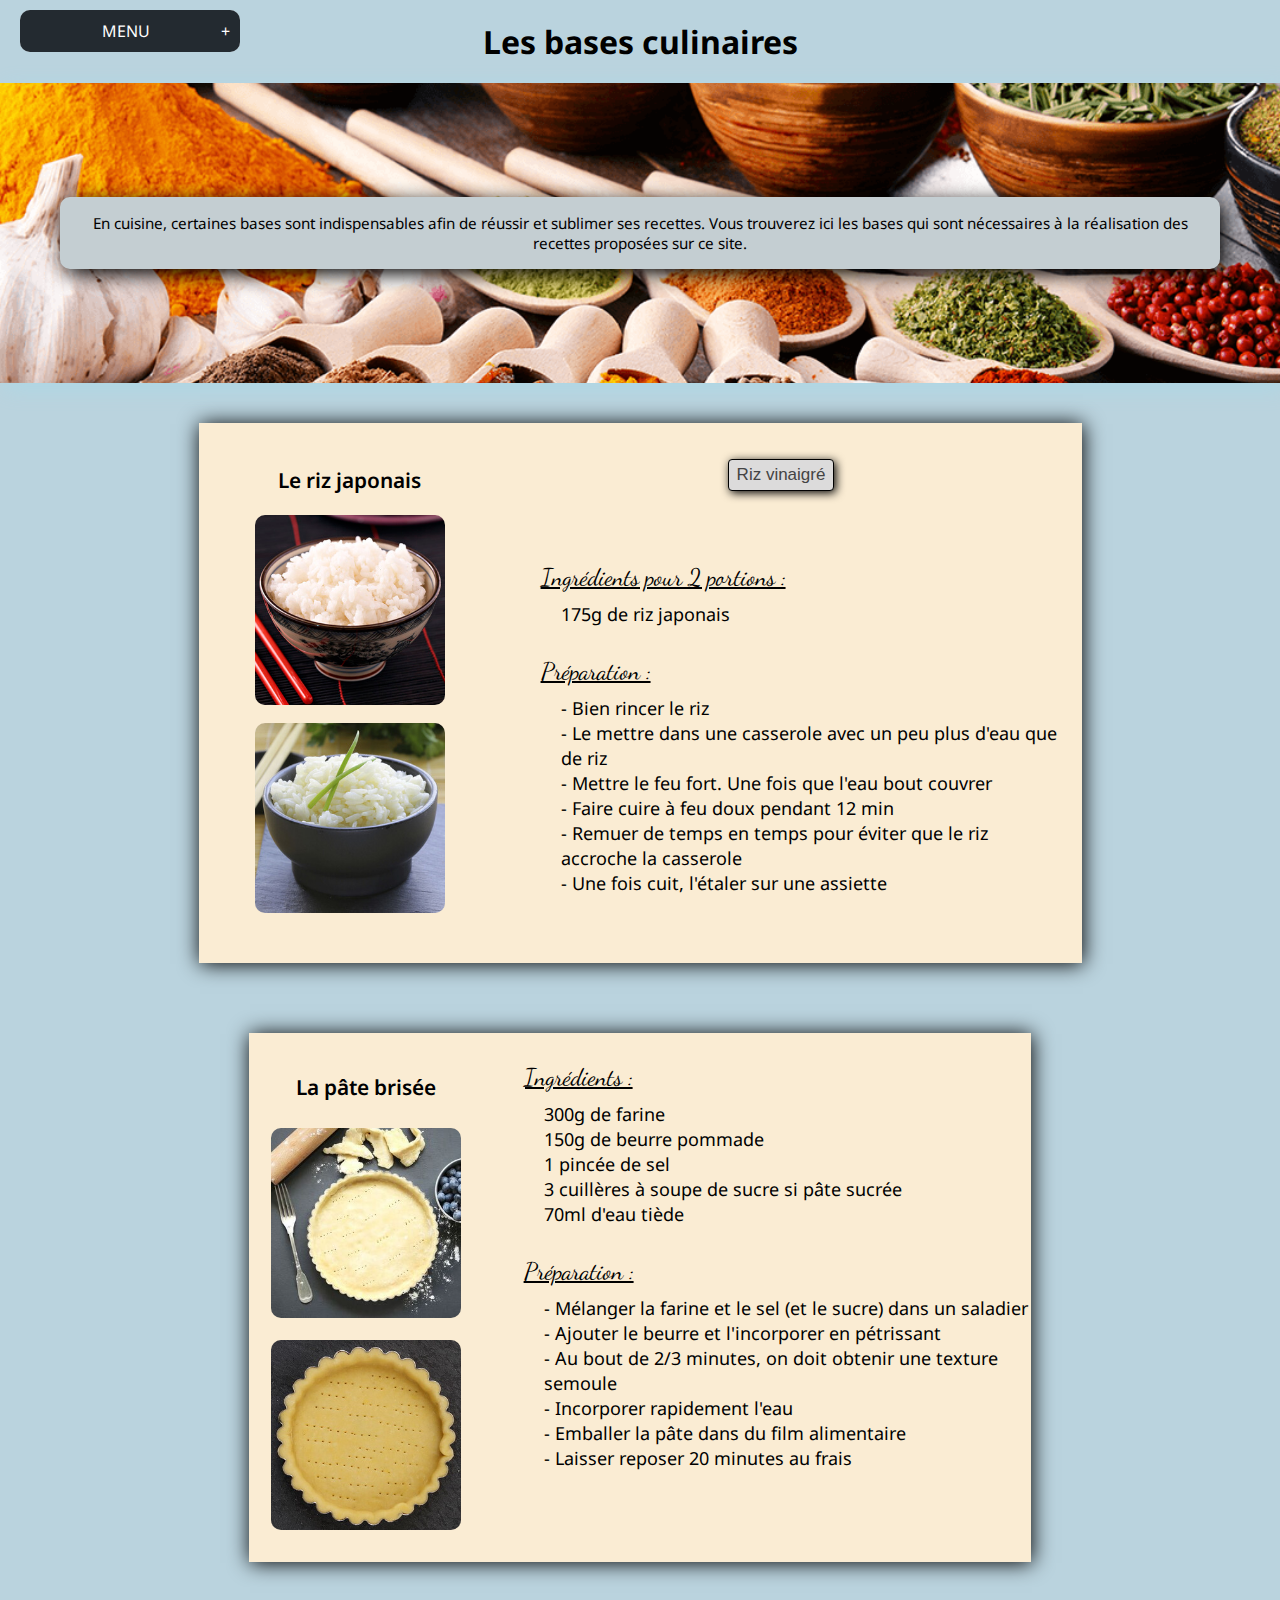
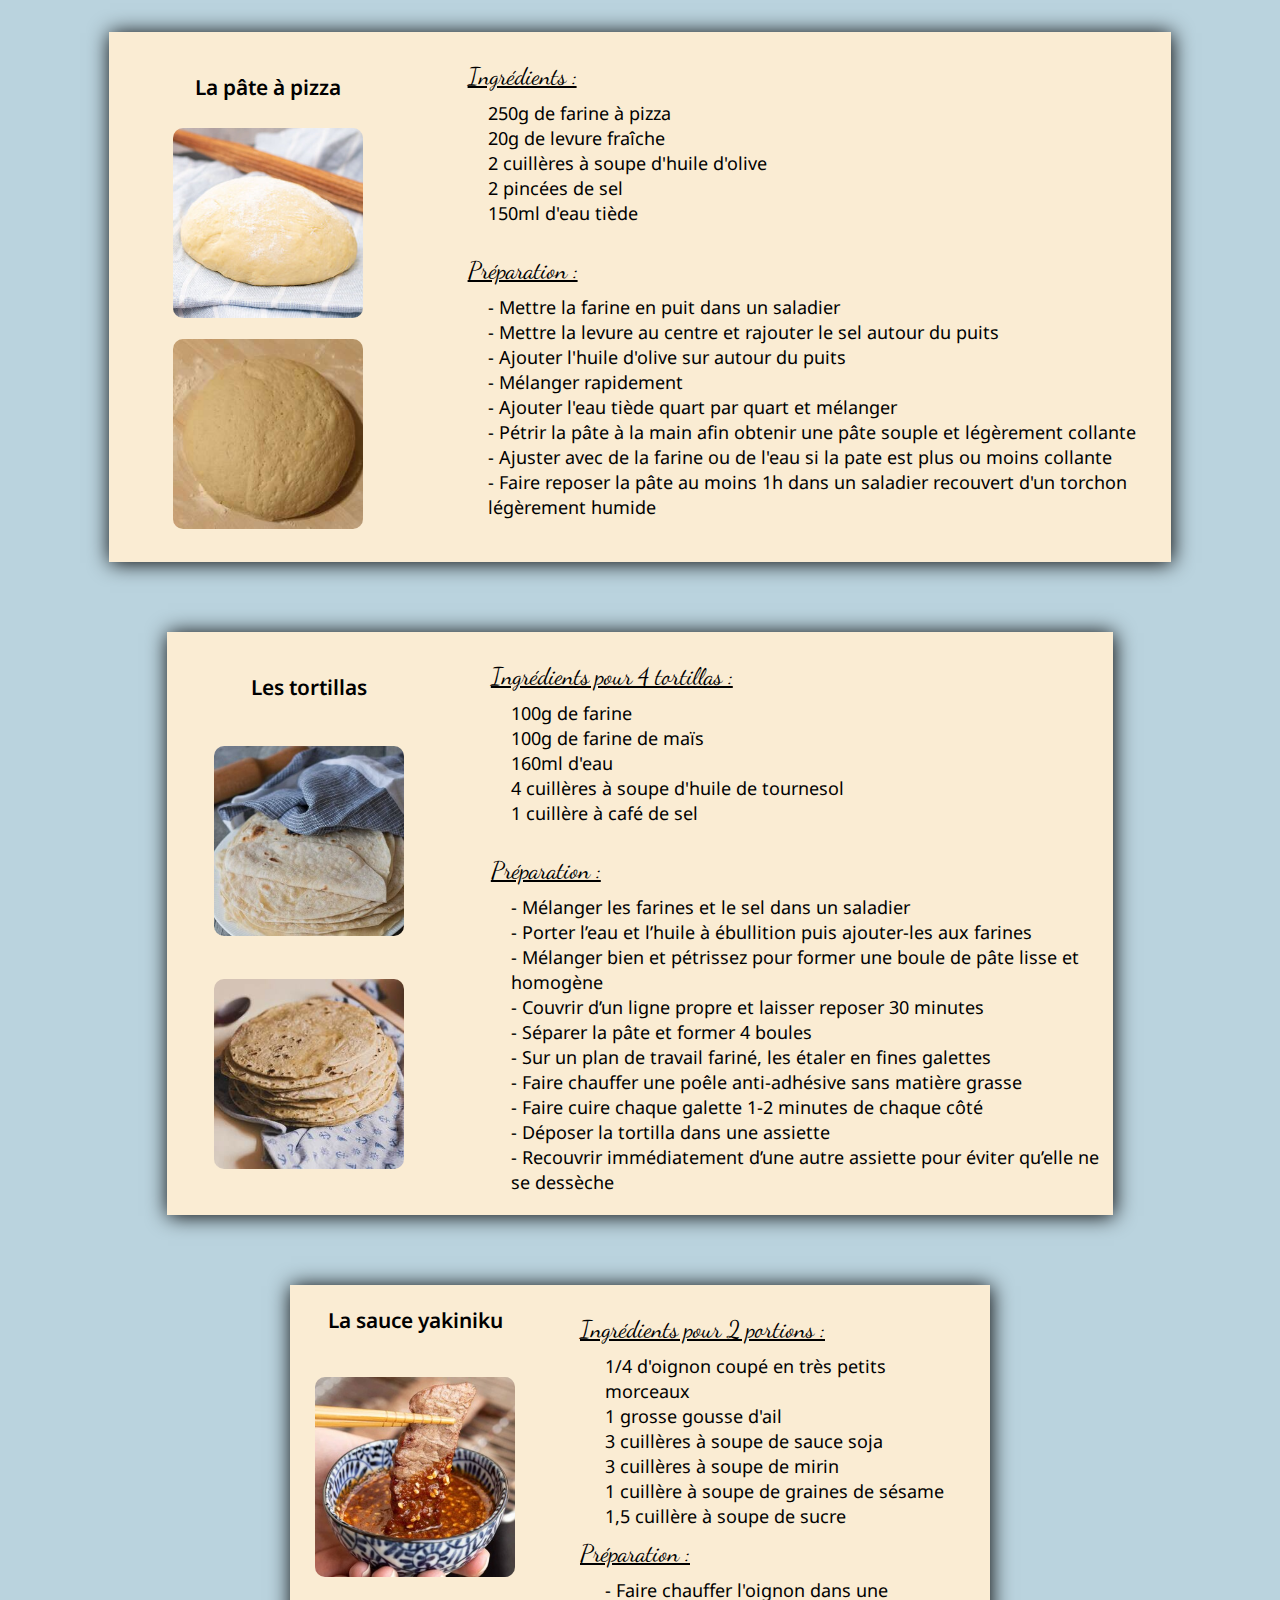
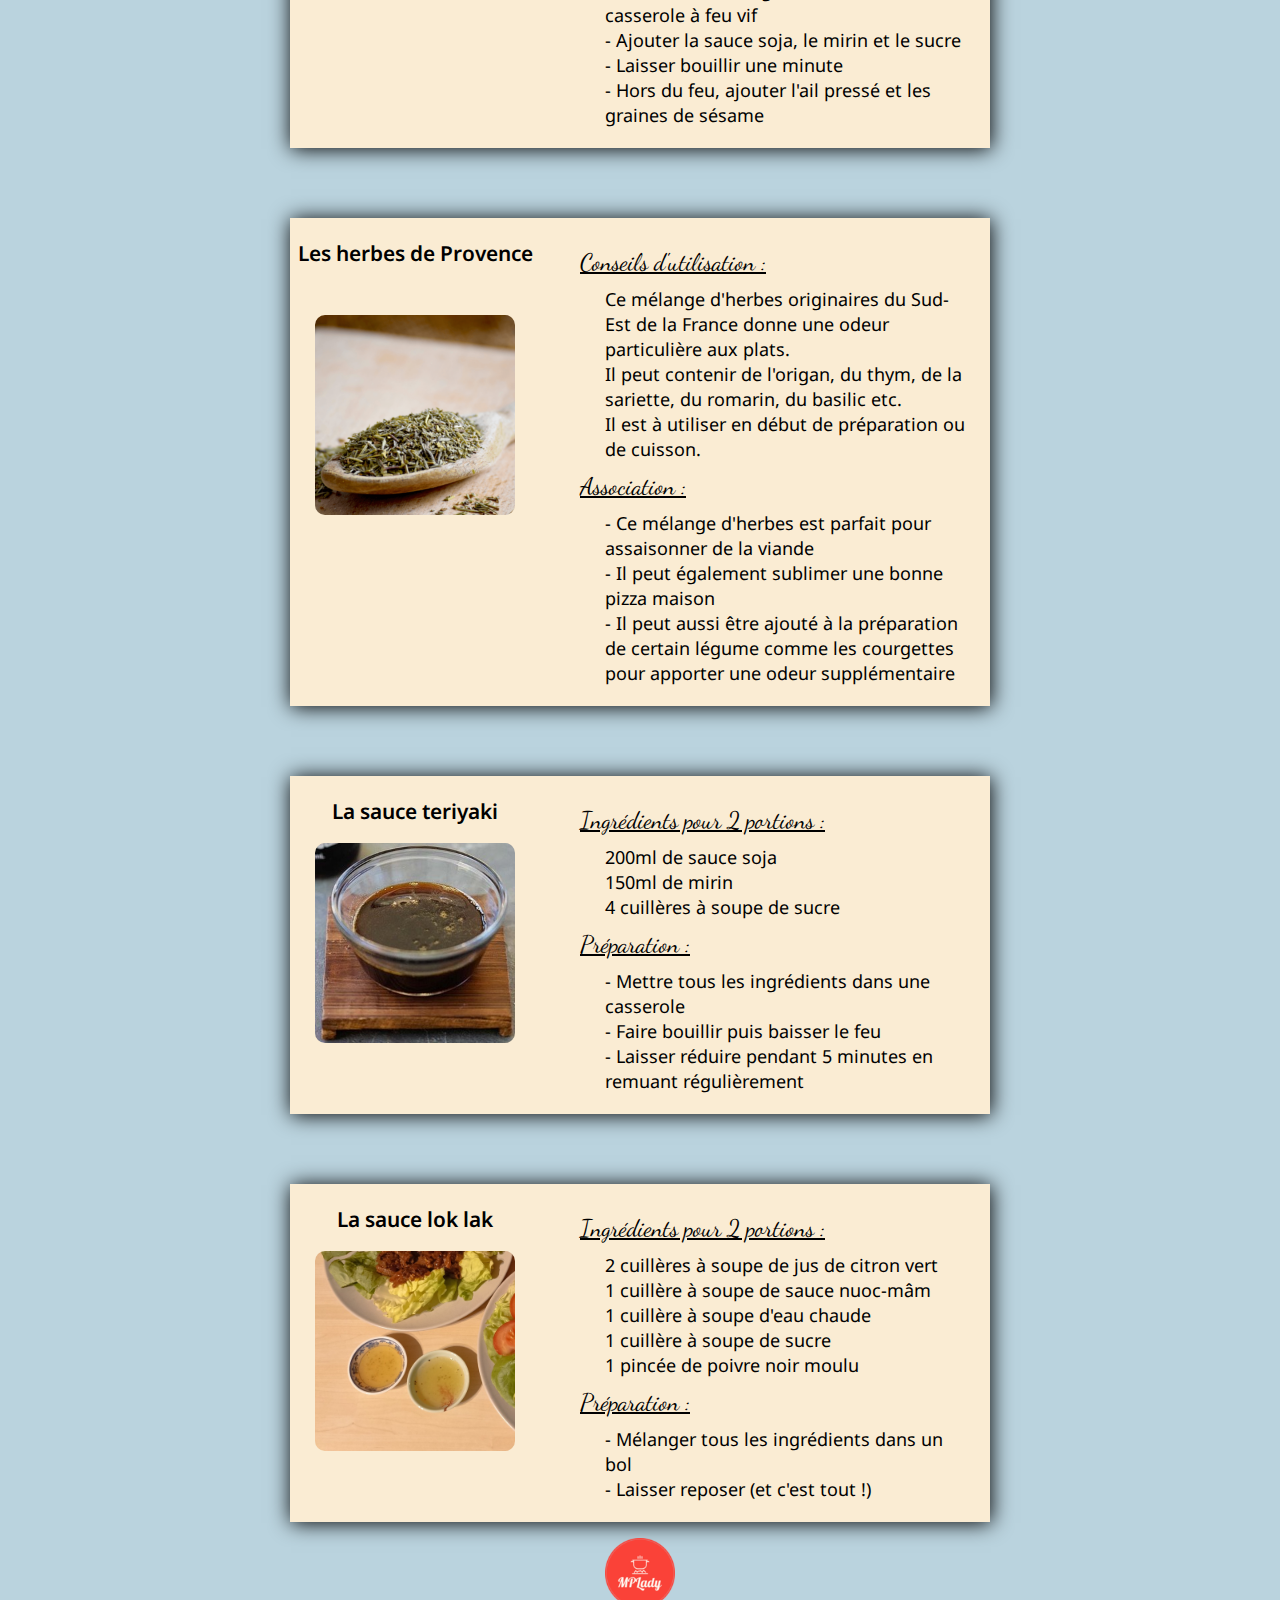
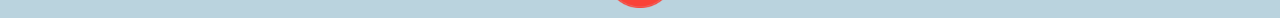
<file: HTML/Bases.html>
<!DOCTYPE html>
<html lang="fr">
    <head>
        <meta charset="UTF-8">
        <meta name="viewport" content="width=device-width, initial-scale=1.0">
        <title>Bases culinaires</title>
        <link rel="shortcut icon" type="image/png" href="../Images/mini_mplady_logo.png"/>
        <link href="../CSS/style_bases.css" rel="stylesheet">
        <link href="../CSS/nav.css" rel="stylesheet">
        <link href="../CSS/BtnRiz.css" rel="stylesheet">
        <link rel="preconnect" href="https://fonts.googleapis.com">
        <link rel="preconnect" href="https://fonts.gstatic.com" crossorigin>
        <link href="https://fonts.googleapis.com/css2?family=Dancing+Script:wght@500&family=Noto+Sans&family=Roboto:wght@500&display=swap" rel="stylesheet">    
    </head>
    <body>
        <nav>
            <label for="touch"><span>MENU</span></label>               
            <input type="checkbox" id="touch"> 
            <div class="slide">
                <p class="liNav"><a href="/HTML/index.html" target="_blank" class="aNav">Accueil</a></p>
                <p class="liNav"><a href="/HTML/Bases.html" target="_blank" class="aNav">Les bases culinaires</a></p> 
                <p class="liNav"><a href="/HTML/PlatsClassiques.html" target="_blank" class="aNav">Les plats classiques</a></p>
                <p class="liNav"><a href="/HTML/PlatsViande.html" target="_blank" class="aNav">Les plats à base de viande</a></p>
                <p class="liNav"><a href="/HTML/PlatsMer.html" target="_blank" class="aNav">Les plats de la mer</a></p>
                <p class="liNav"><a href="/HTML/Patisseries.html" target="_blank" class="aNav">Les pâtisseries</a></p>
            </div>
        </nav>
        <div class="Title">
            <h1>Les bases culinaires</h1>
        </div>
        <div class="banner">
            <div class="textPres">
                <div id="textPres">
                    <script src="../Script/adjustTextBases.js"></script>
                </div>
            </div>
        </div>
        <main>
            <ul class="container">
                <li class="containerLI">
                    <div id="BigBoxRiz">
                        <div id="BigTitleRiz">
                            <p class="BoxTitle">Le riz japonais</p>
                        </div>
                        <div id="divBtnRiz">
                            <button class="HelpBtnRiz">Riz vinaigré</button>
                        </div>
                        <div id="BigImgTopRiz"><img src="../Images/Base/riz_vinaigre.jpg" class="BigImg"></div>
                        <div id="BigImgBotRiz"><img src="../Images/Base/riz_vinaigre2.jpg" class="BigImg"></div>
                        <div id="BigRecetteRiz">                        
                            <ul class="ulRec">
                                <div class="AstuceRiz">
                                    <div class="overlayBoutonRiz">
                                        <script src="../Script/HelpButtonRiz.js"></script>
                                        <ul class="ulRec">
                                            <div id="divCloseRiz">
                                                <button class="closeHelpRiz">X</button>
                                            </div>
                                            <div id="divRecetteRizVig">
                                                <li class="titleRecPart">Ingrédients supplémentaires :</li>
                                                <ul class="ulIng">
                                                    <li class="liRec">2,5 cuillères à soupe de vinaigre de riz</li>
                                                    <li class="liRec">1,5 cuillère à soupe de sucre</li>
                                                </ul>
                                            <li class="titleRecPart">Etapes supplémentaires :</li>
                                                <ul class="ulPrep">
                                                    <li class="liRec">- Mettre le vinaigre de riz et le sucre dans une casserole sur un feu doux</li>
                                                    <li class="liRec">- Une fois le sucre dissout, verser le mélange sur le riz</li>
                                                    <li class="liRec">- Bien remuer le riz pour que la totalité soit vinaigrée</li>
                                                </ul>
                                            </div>
                                        </ul>        
                                    </div>
                                </div>
                                <li class="titleRecPart">Ingrédients pour 2 portions :</li>
                                <ul class="ulIng">
                                    <li class="liRec">175g de riz japonais</li>
                                </ul>
                                <li class="titleRecPart">Préparation :</li>
                                <ul class="ulPrep">
                                    <li class="liRec">- Bien rincer le riz</li>
                                    <li class="liRec">- Le mettre dans une casserole avec un peu plus d'eau que de riz</li>
                                    <li class="liRec">- Mettre le feu fort. Une fois que l'eau bout couvrer </li>
                                    <li class="liRec">- Faire cuire à feu doux pendant 12 min</li>
                                    <li class="liRec">- Remuer de temps en temps pour éviter que le riz accroche la casserole</li>
                                    <li class="liRec">- Une fois cuit, l'étaler sur une assiette</li>
                                </ul>
                            </ul>
                            
                </li>
                <li class="containerLI">
                    <div class="BigBox">
                        <div class="BigTitle" id="pateBrisee"><p class="BoxTitle">La pâte brisée</p></div>
                        <div class="BigImgTop"><img src="../Images/Base/pate_brisee.jpg" class="BigImg"></div>
                        <div class="BigImgBot"><img src="../Images/Base/pate_brisee2.jpg" class="BigImg"></div>
                        <div class="BigRecette">
                            <ul class="ulRec">
                                <li class="titleRecPart">Ingrédients :</li>
                                <ul class="ulIng">
                                    <li class="liRec">300g de farine</li>
                                    <li class="liRec">150g de beurre pommade</li>
                                    <li class="liRec">1 pincée de sel</li>
                                    <li class="liRec">3 cuillères à soupe de sucre si pâte sucrée</li>
                                    <li class="liRec">70ml d'eau tiède</li>
                                </ul>
                                <li class="titleRecPart">Préparation :</li>
                                <ul class="ulPrep">
                                    <li class="liRec">- Mélanger la farine et le sel (et le sucre) dans un saladier</li>
                                    <li class="liRec">- Ajouter le beurre et l'incorporer en pétrissant</li>
                                    <li class="liRec">- Au bout de 2/3 minutes, on doit obtenir une texture semoule</li>
                                    <li class="liRec">- Incorporer rapidement l'eau</li>
                                    <!-- <li class="liRec">- Étaler la pâte sur du papier cuisson</li> -->
                                    <li class="liRec">- Emballer la pâte dans du film alimentaire</li>
                                    <li class="liRec">- Laisser reposer 20 minutes au frais</li>
                                </ul>
                            </ul>
                        </div>
                    </div>
                   
                </li>
                <li class="containerLI">
                    <div class="BigBox">
                        <div class="BigTitle" id="patePizza"><p class="BoxTitle">La pâte à pizza</p></div>
                        <div class="BigImgTop"><img src="../Images/Base/pate_pizza.jpg" class="BigImg"></div>
                        <div class="BigImgBot"><img src="../Images/Base/pate_pizza_2.jpg" class="BigImg"></div>
                        <div class="BigRecette">
                            <ul class="ulRec">
                                <li class="titleRecPart">Ingrédients :</li>
                                <ul class="ulIng">
                                    <li class="liRec">250g de farine à pizza</li>
                                    <li class="liRec">20g de levure fraîche</li>
                                    <li class="liRec">2 cuillères à soupe d'huile d'olive</li>
                                    <li class="liRec">2 pincées de sel</li>
                                    <li class="liRec">150ml d'eau tiède</li>
                                </ul>
                                <li class="titleRecPart">Préparation :</li>
                                <ul class="ulPrep">
                                    <li class="liRec">- Mettre la farine en puit dans un saladier</li>
                                    <li class="liRec">- Mettre la levure au centre et rajouter le sel autour du puits</li>
                                    <li class="liRec">- Ajouter l'huile d'olive sur autour du puits</li>
                                    <li class="liRec">- Mélanger rapidement</li>
                                    <li class="liRec">- Ajouter l'eau tiède quart par quart et mélanger</li>
                                    <li class="liRec">- Pétrir la pâte à la main afin obtenir une pâte souple et légèrement collante</li>
                                    <li class="liRec">- Ajuster avec de la farine ou de l'eau si la pate est plus ou moins collante</li>
                                    <li class="liRec">- Faire reposer la pâte au moins 1h dans un saladier recouvert d'un torchon légèrement humide</li>
                                </ul>
                            </ul>
                        </div>
                    </div>
                </li>
                <li class="containerLI">
                    <div class="BigBox">
                        <div class="BigTitle" id="tortillas"><p class="BoxTitle">Les tortillas</p></div>
                        <div class="BigImgTop"><img src="../Images/Base/tortillas.jpg" class="BigImg"></div>
                        <div class="BigImgBot"><img src="../Images/Base/tortillas2.jpg" class="BigImg"></div>
                        <div class="BigRecette">
                            <ul class="ulRec">
                                <li class="titleRecPart">Ingrédients pour 4 tortillas :</li>
                                <ul class="ulIng">
                                    <li class="liRec">100g de farine</li>
                                    <li class="liRec">100g de farine de maïs</li>
                                    <li class="liRec">160ml d'eau</li>
                                    <li class="liRec">4 cuillères à soupe d'huile de tournesol</li>
                                    <li class="liRec">1 cuillère à café de sel</li>
                                </ul>
                                <li class="titleRecPart">Préparation :</li>
                                <ul class="ulPrep">
                                    <li class="liRec">- Mélanger les farines et le sel dans un saladier</li>
                                    <li class="liRec">- Porter l’eau et l’huile à ébullition puis ajouter-les aux farines</li>
                                    <li class="liRec">- Mélanger bien et pétrissez pour former une boule de pâte lisse et homogène</li>
                                    <li class="liRec">- Couvrir d’un ligne propre et laisser reposer 30 minutes</li>
                                    <li class="liRec">- Séparer la pâte et former 4 boules</li>
                                    <li class="liRec">- Sur un plan de travail fariné, les étaler en fines galettes</li>
                                    <li class="liRec">- Faire chauffer une poêle anti-adhésive sans matière grasse</li>
                                    <li class="liRec">- Faire cuire chaque galette 1-2 minutes de chaque côté</li>
                                    <li class="liRec">- Déposer la tortilla dans une assiette</li>
                                    <li class="liRec">- Recouvrir immédiatement d’une autre assiette pour éviter qu’elle ne se dessèche</li>
                                </ul>
                            </ul>
                        </div>
                    </div>
                </li>
                <li class="containerLI">
                    <div class="box">
                        <div class="GridTitle" id="yakiniku"><p class="BoxTitle">La sauce yakiniku</p></div>
                        <div class="imgFrais"><img src="../Images/Base/yakiniku.jpg" class="img"></div>
                        <div class="recette">
                            <ul class="ulRec">
                                <li class="titleRecPart">Ingrédients pour 2 portions :</li>
                                <ul class="ulIng">
                                    <li class="liRec">1/4 d'oignon coupé en très petits morceaux</li>
                                    <li class="liRec">1 grosse gousse d'ail</li>
                                    <li class="liRec">3 cuillères à soupe de sauce soja</li>
                                    <li class="liRec">3 cuillères à soupe de mirin</li>
                                    <li class="liRec">1 cuillère à soupe de graines de sésame</li>
                                    <li class="liRec">1,5 cuillère à soupe de sucre</li>
                                </ul>
                                <li class="titleRecPart">Préparation :</li>
                                <ul class="ulPrep">
                                    <li class="liRec">- Faire chauffer l'oignon dans une casserole à feu vif</li>
                                    <li class="liRec">- Ajouter la sauce soja, le mirin et le sucre</li>
                                    <li class="liRec">- Laisser bouillir une minute</li>
                                    <li class="liRec">- Hors du feu, ajouter l'ail pressé et les graines de sésame</li>
                                </ul>
                            </ul>
                        </div>  
                    </div>
                    
                </li>
                <li class="containerLI">
                    <div class="box">
                        <div class="GridTitle" id="herbesPro"><p class="BoxTitle">Les herbes de Provence</p></div>
                        <div class="imgFrais"><img src="../Images/Base/herbesp.png" class="img"></div>
                        <div class="recette">
                            <ul class="ulRec">
                                <li class="titleRecPart">Conseils d'utilisation :</li>
                                <ul class="ulIng">
                                    <li class="liRec">Ce mélange d'herbes originaires du Sud-Est de la France donne une odeur particulière aux plats.</li>
                                    <li class="liRec">Il peut contenir de l'origan, du thym, de la sariette, du romarin, du basilic etc.</li>
                                    <li class="liRec">Il est à utiliser en début de préparation ou de cuisson.</li>
                                </ul>
                                <li class="titleRecPart">Association :</li>
                                <ul class="ulPrep">
                                    <li class="liRec">- Ce mélange d'herbes est parfait pour assaisonner de la viande</li>
                                    <li class="liRec">- Il peut également sublimer une bonne pizza maison</li>
                                    <li class="liRec">- Il peut aussi être ajouté à la préparation de certain légume comme les courgettes pour apporter une odeur supplémentaire</li>
                                </ul>
                            </ul>
                        </div>
                    </div>
                </li>
                <li class="containerLI">
                    <div class="box">
                        <div class="GridTitle" id="teriyaki"><p class="BoxTitle">La sauce teriyaki</p></div>
                        <div class="imgFrais"><img src="../Images/Base/sauce-teriyaki.jpg" class="img"></div>
                        <div class="recette">
                            <ul class="ulRec">
                                <li class="titleRecPart">Ingrédients pour 2 portions :</li>
                                <ul class="ulIng">
                                    <li class="liRec">200ml de sauce soja</li>
                                    <li class="liRec">150ml de mirin</li>
                                    <li class="liRec">4 cuillères à soupe de sucre</li>
                                </ul>
                                <li class="titleRecPart">Préparation :</li>
                                <ul class="ulPrep">
                                    <li class="liRec">- Mettre tous les ingrédients dans une casserole</li>
                                    <li class="liRec">- Faire bouillir puis baisser le feu</li>
                                    <li class="liRec">- Laisser réduire pendant 5 minutes en remuant régulièrement</li>
                                </ul>
                            </ul>
                        </div>
                    </div>
                </li>
                <li class="containerLI">
                    <div class="box">
                        <div class="GridTitle" id="sauceLoklak"><p class="BoxTitle">La sauce lok lak</p></div>
                        <div class="imgFrais"><img src="../Images/Base/sauce_loklak.jpg" class="img"></div>
                        <div class="recette">
                            <ul class="ulRec">
                                <li class="titleRecPart">Ingrédients pour 2 portions :</li>
                                <ul class="ulIng">
                                    <li class="liRec">2 cuillères à soupe de jus de citron vert</li>
                                    <li class="liRec">1 cuillère à soupe de sauce nuoc-mâm</li>
                                    <li class="liRec">1 cuillère à soupe d'eau chaude</li>
                                    <li class="liRec">1 cuillère à soupe de sucre</li>
                                    <li class="liRec">1 pincée de poivre noir moulu</li>
                                </ul>
                                <li class="titleRecPart">Préparation :</li>
                                <ul class="ulPrep">
                                    <li class="liRec">- Mélanger tous les ingrédients dans un bol</li>
                                    <li class="liRec">- Laisser reposer (et c'est tout !)</li>
                                </ul>
                            </ul>
                        </div>
                    </div>
                </li>
            </ul>
            <img src="../Images/mplady_logo.png" id="logo">    
        </main>
    </body>
</html>
</file>
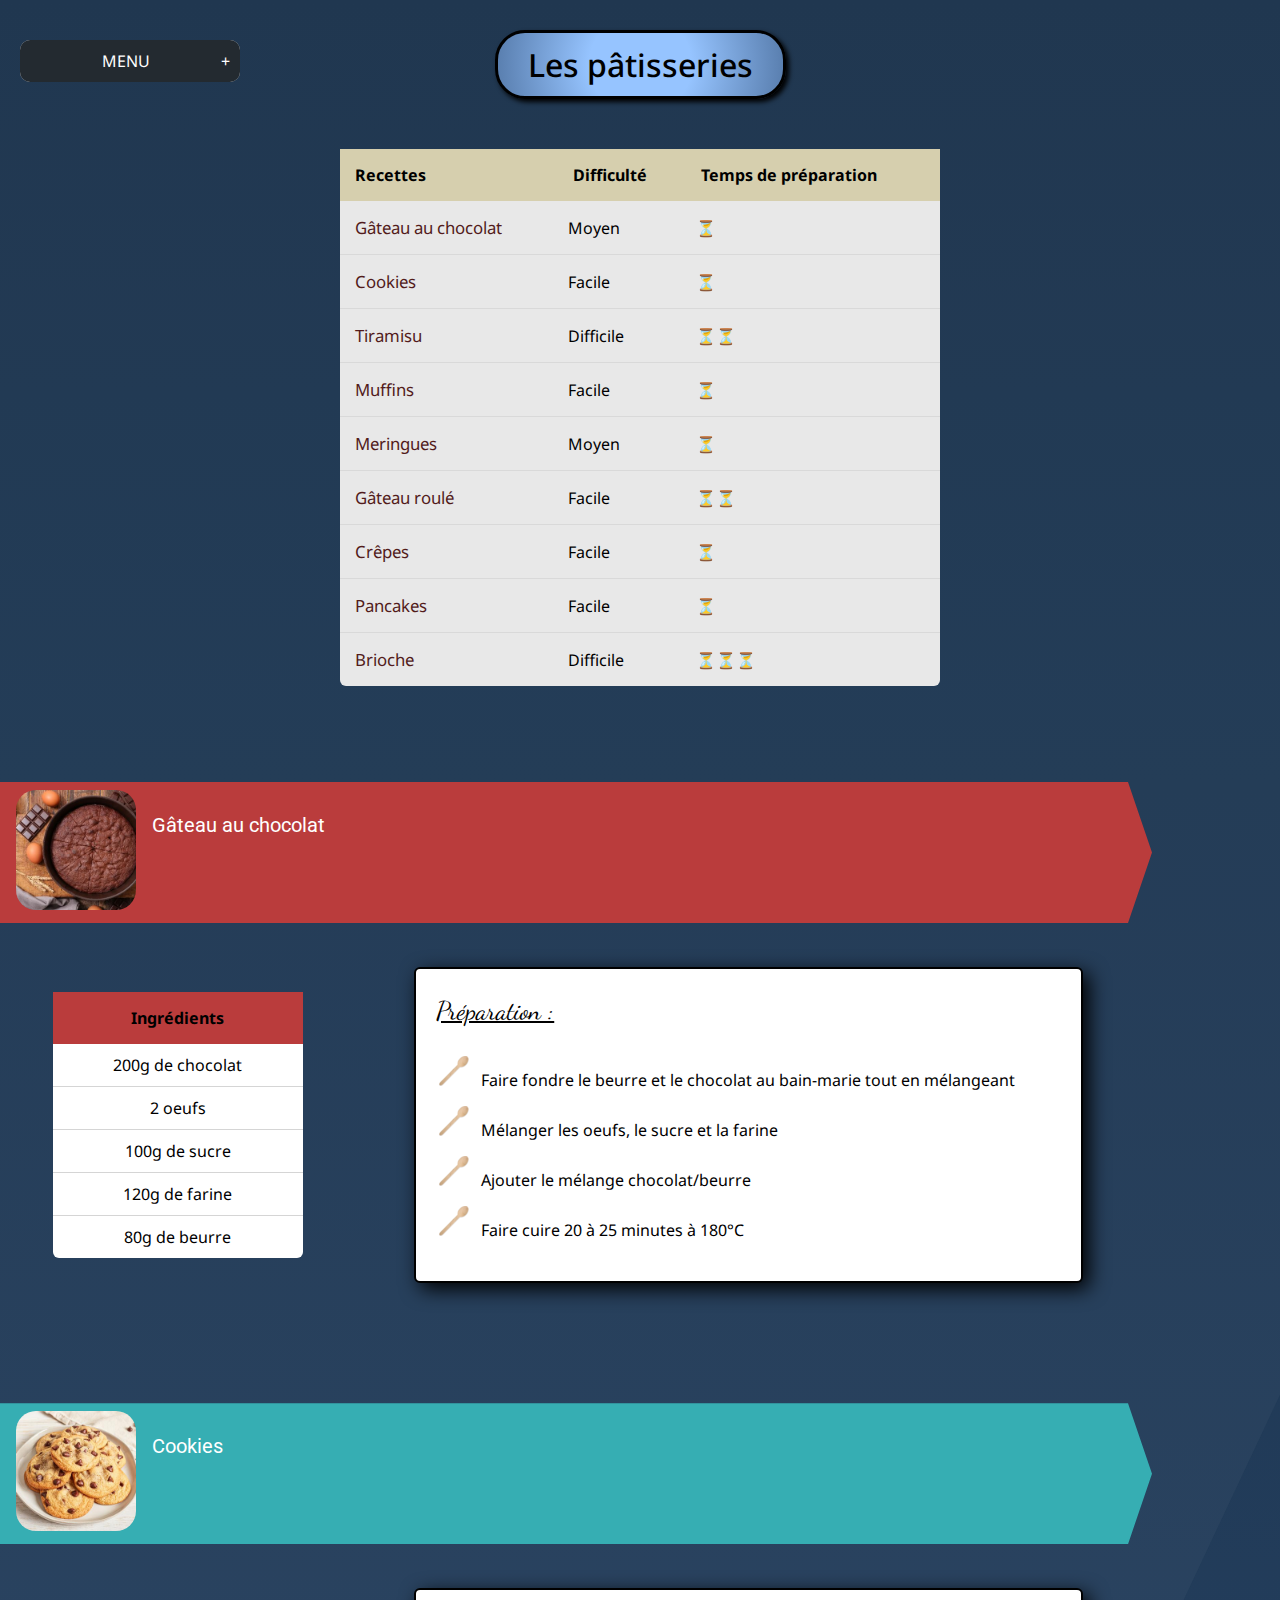
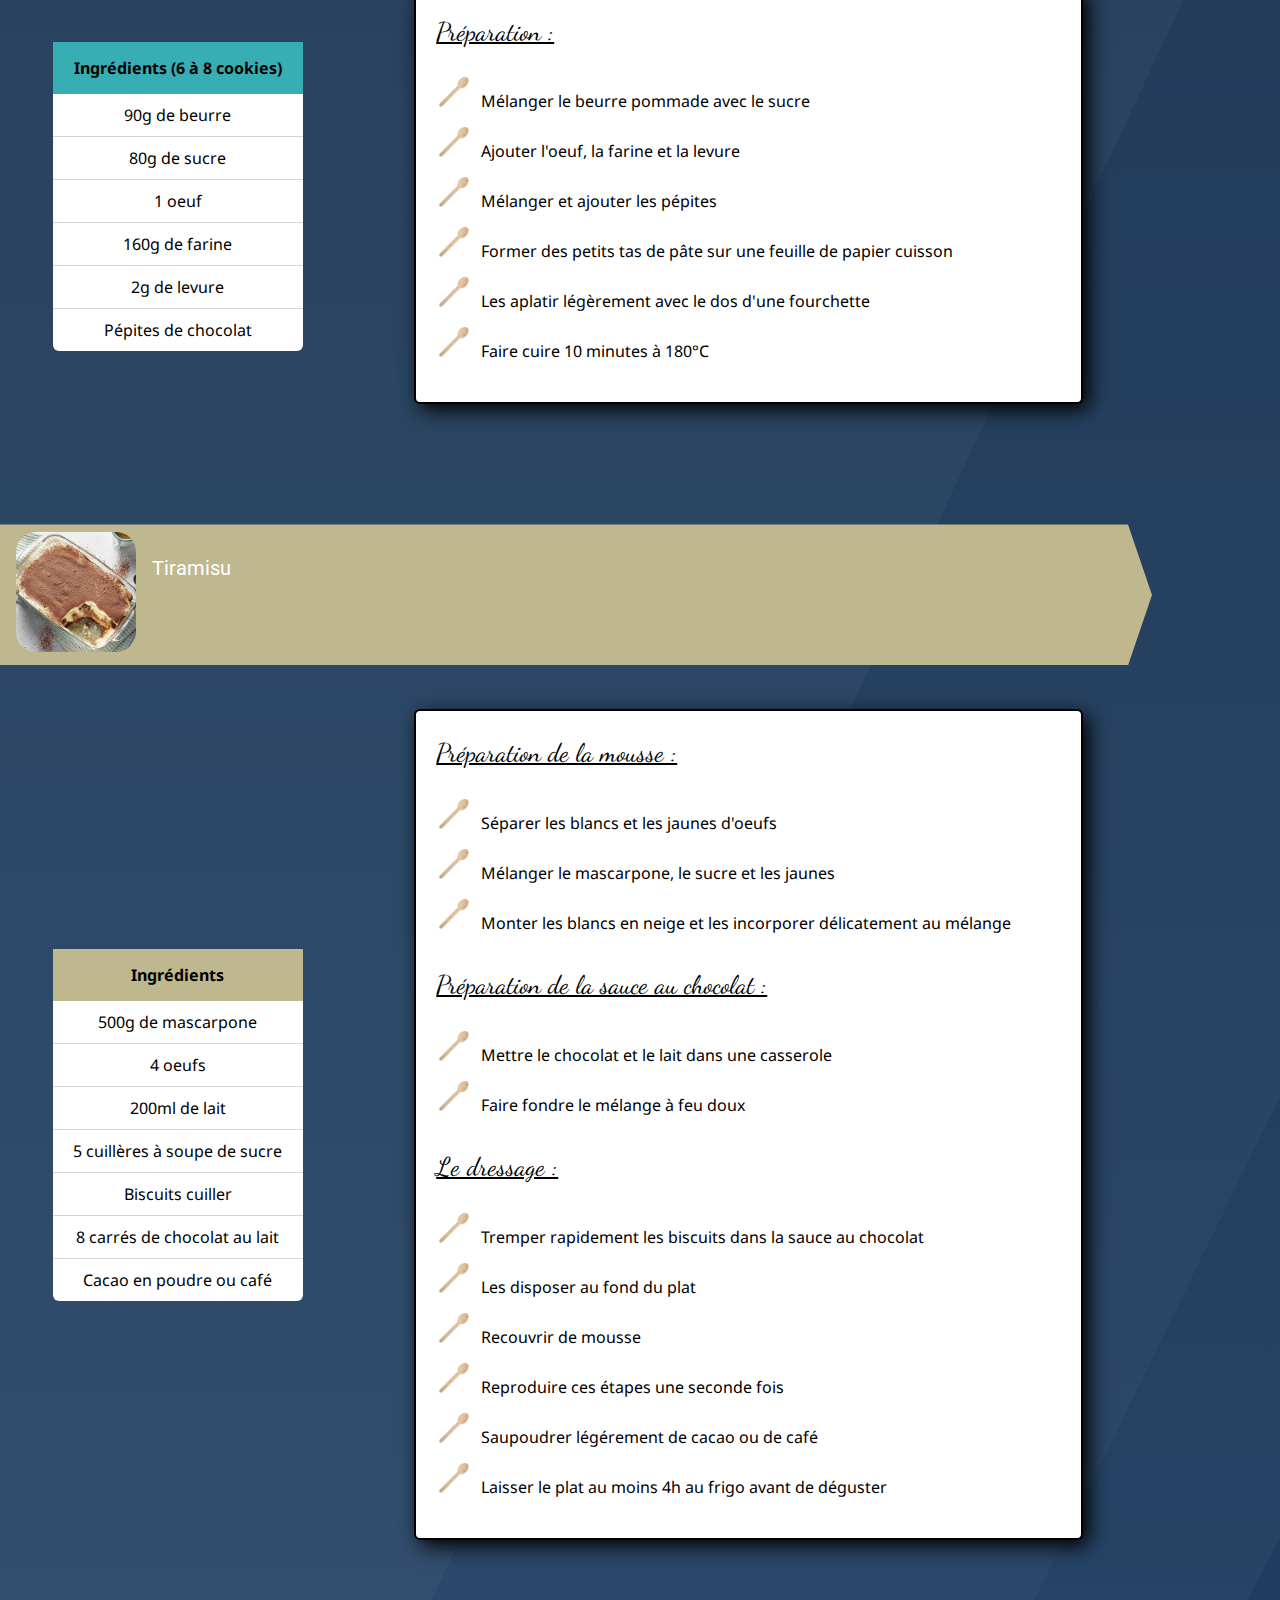
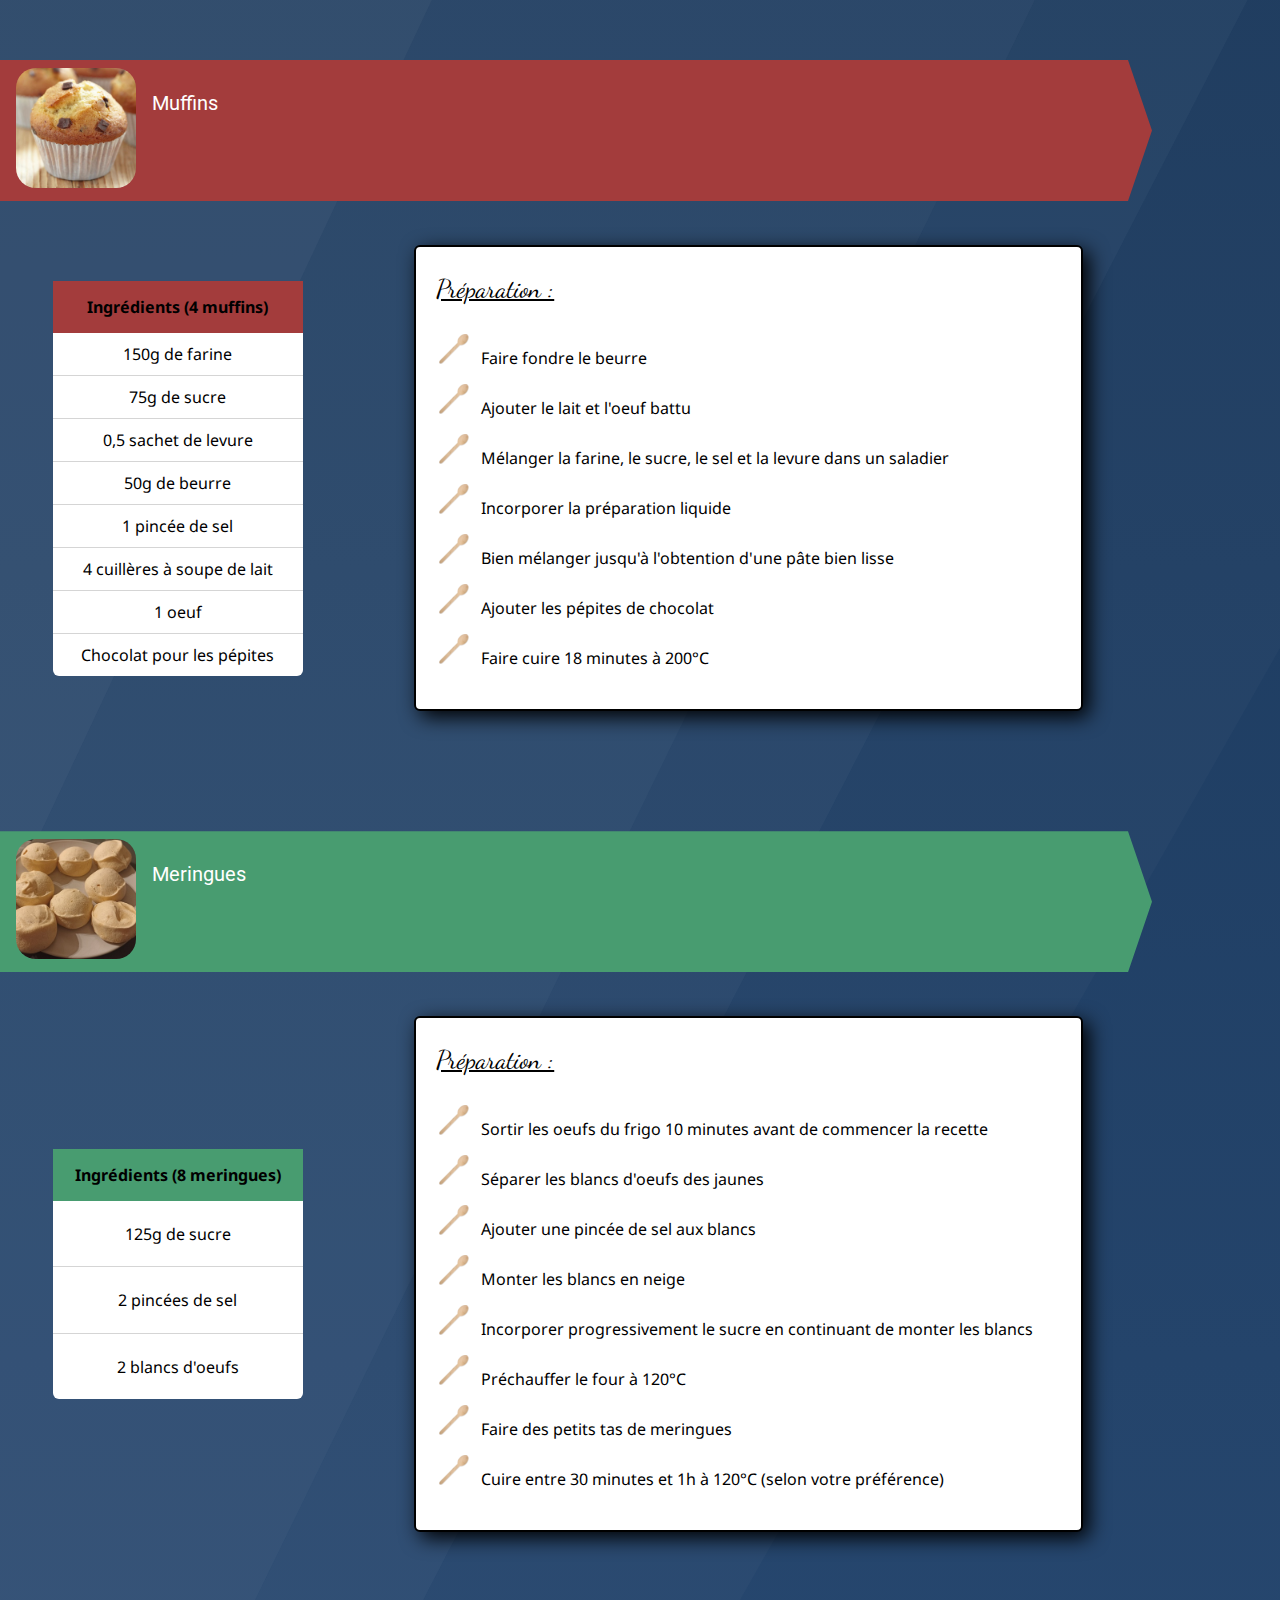
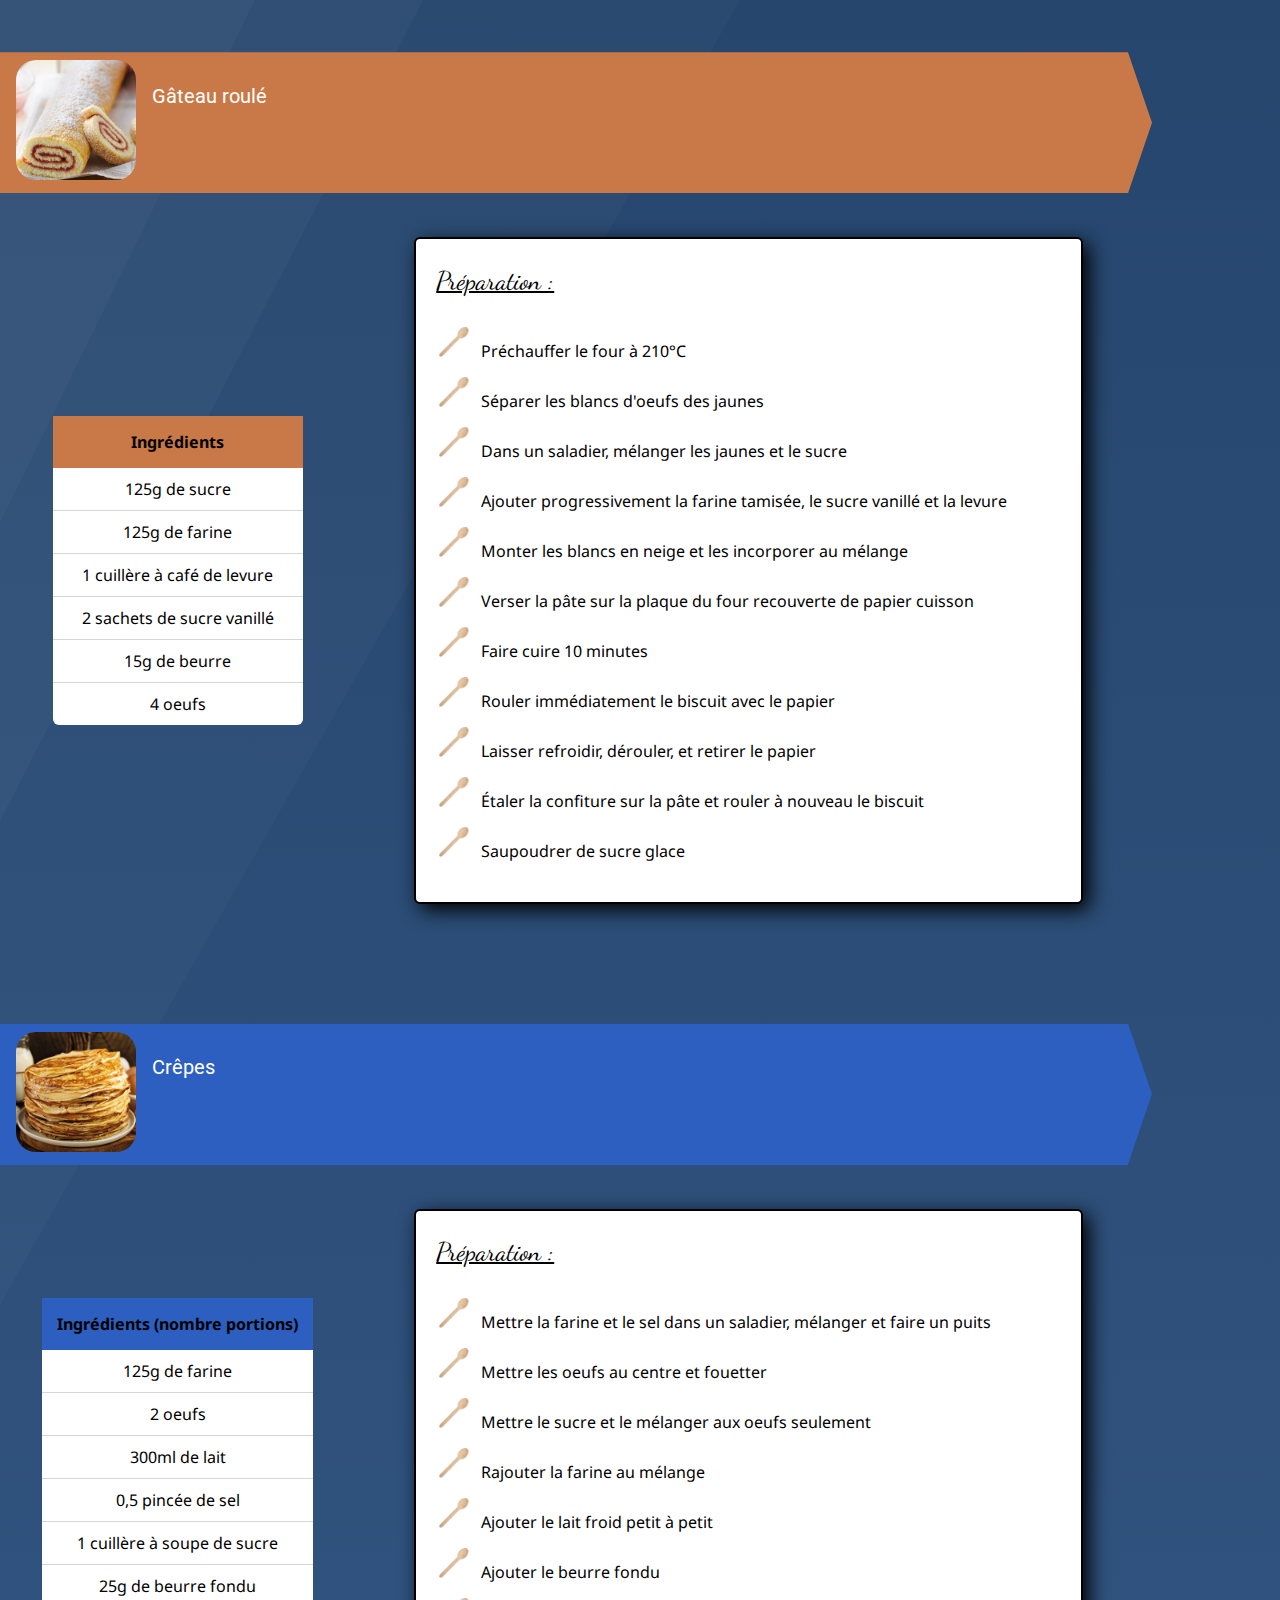
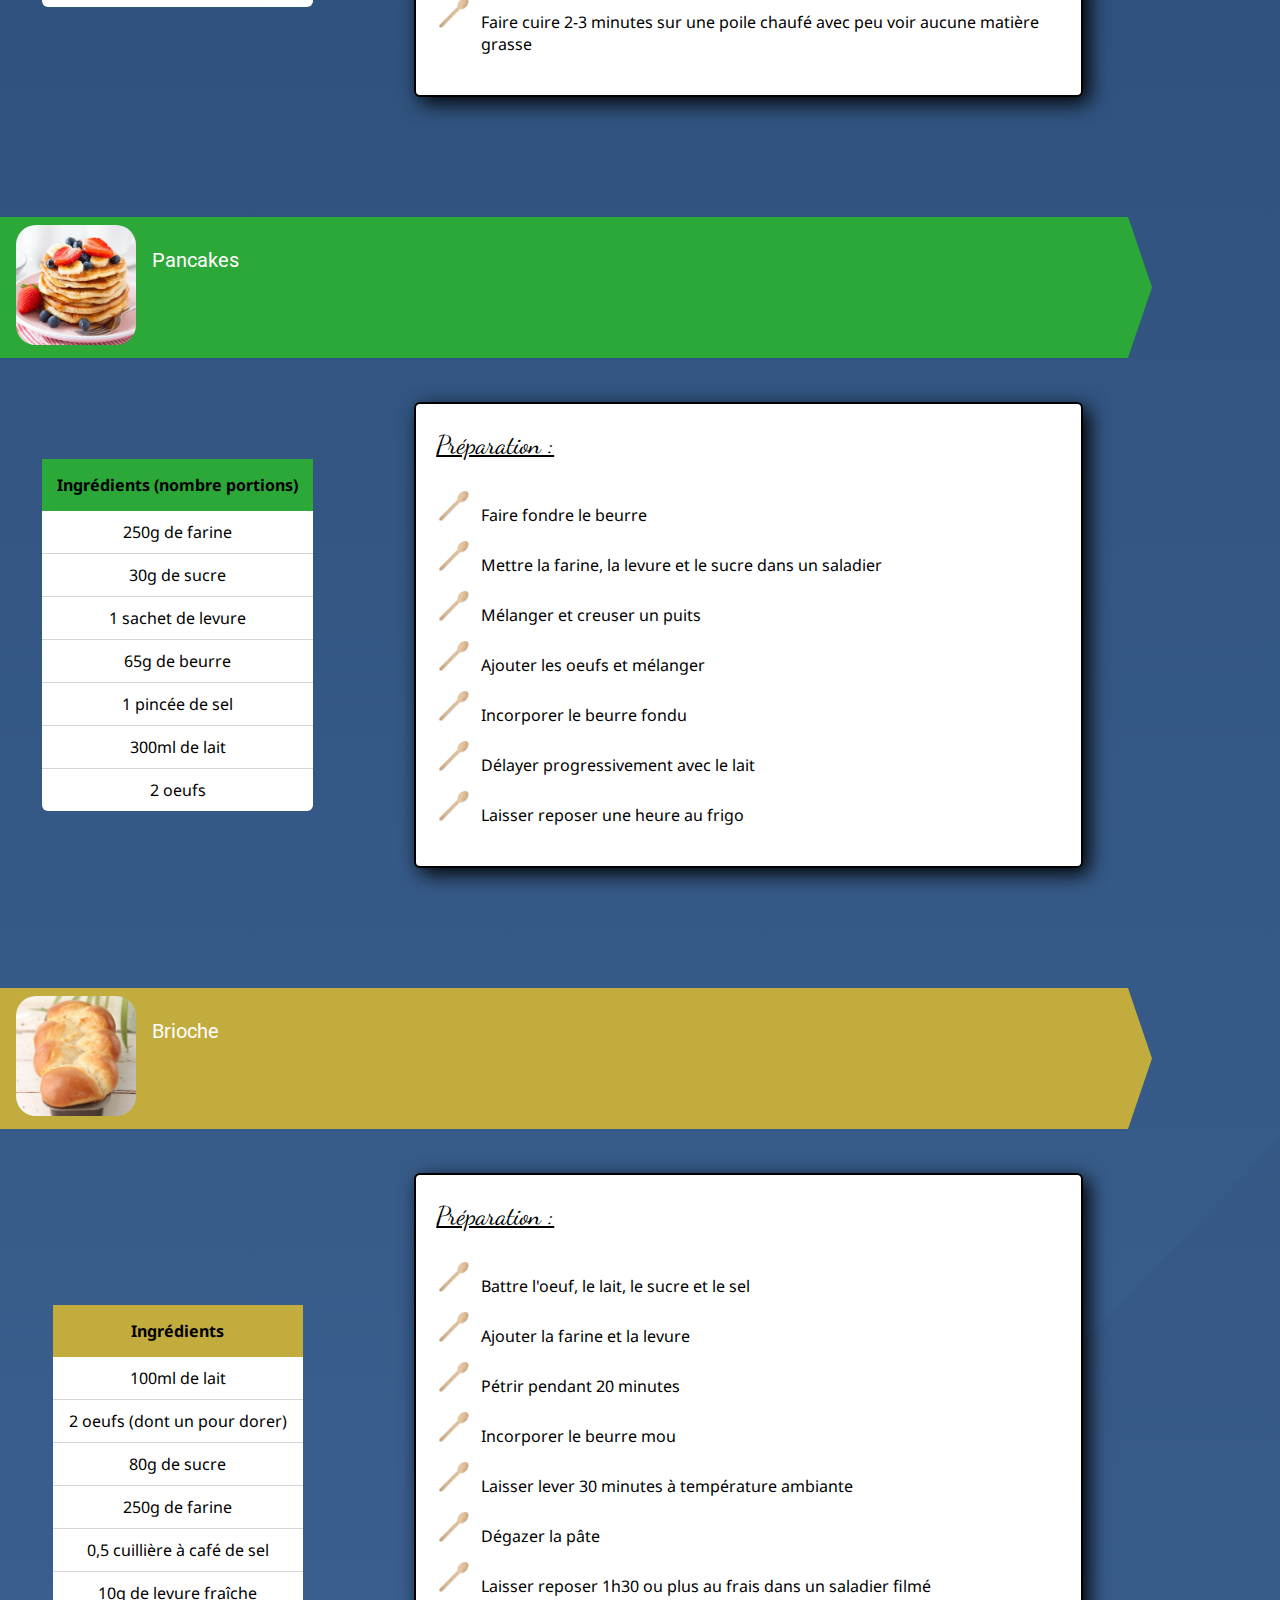
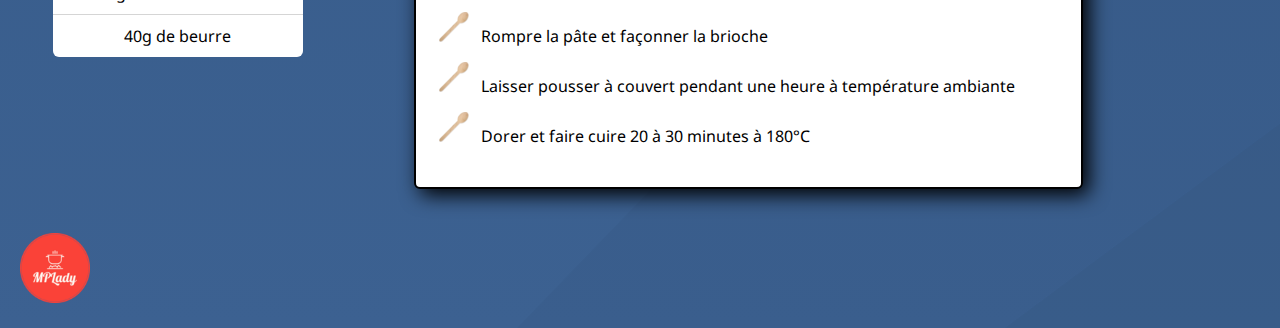
<file: HTML/Patisseries.html>
<!DOCTYPE html>
<html lang="fr">
    <head>
        <meta charset="UTF-8">
        <meta name="viewport" content="width=device-width, initial-scale=1.0">
        <title>Patisseries</title>
        <link rel="shortcut icon" type="image/png" href="../Images/mini_mplady_logo.png"/>
        <link href="../CSS/style_patisseries.css" rel="stylesheet">
        <link href="../CSS/nav.css" rel="stylesheet">
        <link rel="preconnect" href="https://fonts.googleapis.com">
        <link rel="preconnect" href="https://fonts.gstatic.com" crossorigin>
        <link href="https://fonts.googleapis.com/css2?family=Dancing+Script:wght@500&family=Noto+Sans&family=Roboto:wght@500&display=swap" rel="stylesheet">
        <script src="../Script/adjustTxtPat.js"></script>

    </head>
    <body>
        <nav>
            <label for="touch"><span>MENU</span></label>               
            <input type="checkbox" id="touch"> 
            <div class="slide">
                <p class="liNav"><a href="/HTML/index.html" target="_blank" class="aNav">Accueil</a></p>
                <p class="liNav"><a href="/HTML/Bases.html" target="_blank" class="aNav">Les bases culinaires</a></p> 
                <p class="liNav"><a href="/HTML/PlatsClassiques.html" target="_blank" class="aNav">Les plats classiques</a></p>
                <p class="liNav"><a href="/HTML/PlatsViande.html" target="_blank" class="aNav">Les plats à base de viande</a></p>
                <p class="liNav"><a href="/HTML/PlatsMer.html" target="_blank" class="aNav">Les plats de la mer</a></p>
                <p class="liNav"><a href="/HTML/Patisseries.html" target="_blank" class="aNav">Les pâtisseries</a></p>
            </div>
            
        </nav>
        
        <h1>Les pâtisseries</h1>
        <table id="Tpat">
                <thead id="theadpat">
                    <tr>
                        <th class="thpat">Recettes</th>
                        <th class="thpat">Difficulté</th>
                        <th class="thpat">Temps de préparation</th>
                    </tr>
                </thead>
                <tbody id="tbodypat">
                    <tr>
                        <td class="tdpat"><a href="#gateauChoc">Gâteau au chocolat</a></td>
                        <td class="tdpat">Moyen</td>
                        <td class="tdpat">⏳</td>
                    </tr>
                    <tr>
                        <td class="tdpat"><a href="#cookies">Cookies</a></td>
                        <td class="tdpat">Facile</td>
                        <td class="tdpat">⏳</td>
                    </tr>
                    <tr>
                        <td class="tdpat"><a href="#tiramisu">Tiramisu</a></td>
                        <td class="tdpat">Difficile</td>
                        <td class="tdpat">⏳⏳</td>
                    </tr>
                    <tr>
                        <td class="tdpat"><a href="#muffins">Muffins</a></td>
                        <td class="tdpat">Facile</td>
                        <td class="tdpat">⏳</td>
                    </tr>
                    <tr>
                        <td class="tdpat"><a href="#meringues">Meringues</a></td>
                        <td class="tdpat">Moyen</td>
                        <td class="tdpat">⏳</td>
                    </tr>
                    <tr>
                        <td class="tdpat"><a href="#roule">Gâteau roulé</a></td>
                        <td class="tdpat">Facile</td>
                        <td class="tdpat">⏳⏳</td>
                    </tr>
                    <tr>
                        <td class="tdpat"><a href="#crepes">Crêpes</a></td>
                        <td class="tdpat">Facile</td>
                        <td class="tdpat">⏳</td>
                    </tr>
                    <tr>
                        <td class="tdpat"><a href="#pancakes">Pancakes</a></td>
                        <td class="tdpat">Facile</td>
                        <td class="tdpat">⏳</td>
                    </tr>
                    <tr>
                        <td class="tdpat"><a href="#brioche">Brioche</a></td>
                        <td class="tdpat">Difficile</td>
                        <td class="tdpat">⏳⏳⏳</td>
                    </tr>
                </tbody>
                
        </table>
        <ol class="olcards">
            <li style="--cardColor: #BA3C3C" class="licard">
                <div class="content">
                    <div class="icon" id="gateauChoc"><img src="../Images/Patisserie/gateau_chocolat.jpg" class="Eximg"></div>
                    <div class="title">Gâteau au chocolat</div>
                    <div class="text" id="IDGateauChoc"></div>
                </div>
            </li>
            <div class="container">
                <div class="ingredients">
                    <table class="TIng">
                        <thead class="theadIng" style="--thcolor:#BA3C3C">
                            <tr><th class="thIng">Ingrédients</th></tr>
                        </thead>
                        <tbody class="tbodyIng">
                            <tr><td class="tdIng">200g de chocolat</td></tr>
                            <tr><td class="tdIng">2 oeufs</td></tr>
                            <tr><td class="tdIng">100g de sucre</td></tr>
                            <tr><td class="tdIng">120g de farine</td><tr>
                            <tr><td class="tdIng">80g de beurre</td></tr>
                        </tbody>
                    </table>
                </div>
                <div class="preparation">
                    <p class="titrePrep">Préparation :</p>
                    <ul class="ulPrep">
                        <li class="liPrep">Faire fondre le beurre et le chocolat au bain-marie tout en mélangeant</li>
                        <li class="liPrep">Mélanger les oeufs, le sucre et la farine</li>
                        <li class="liPrep">Ajouter le mélange chocolat/beurre</li>
                        <li class="liPrep">Faire cuire 20 à 25 minutes à 180°C</li>
                    </ul>
                </div>
            </div>
            <li style="--cardColor:#36aeb3" class="licard">
                <div class="content">
                    <div class="icon" id="cookies"><img src="../Images/Patisserie/cookies.jpg" class="Eximg"></div>
                    <div class="title">Cookies</div>
                    <div class="text" id="IDCookies"></div>
                </div>
            </li>
            <div class="container">
                <div class="ingredients">
                    <table class="TIng">
                        <thead class="theadIng" style="--thcolor:#36aeb3">
                            <tr><th class="thIng">Ingrédients (6 à 8 cookies)</th></tr>
                        </thead>
                        <tbody class="tbodyIng">
                            <tr><td class="tdIng">90g de beurre</td></tr>
                            <tr><td class="tdIng">80g de sucre</td></tr>
                            <tr><td class="tdIng">1 oeuf</td></tr>
                            <tr><td class="tdIng">160g de farine</td></tr>
                            <tr><td class="tdIng">2g de levure</td></tr>
                            <tr><td class="tdIng">Pépites de chocolat</td></tr>
                        </tbody>
                    </table>
                </div>
                <div class="preparation">
                    <p class="titrePrep">Préparation :</p>
                    <ul class="ulPrep">
                        <li class="liPrep">Mélanger le beurre pommade avec le sucre</li>
                        <li class="liPrep">Ajouter l'oeuf, la farine et la levure</li>
                        <li class="liPrep">Mélanger et ajouter les pépites</li>
                        <li class="liPrep">Former des petits tas de pâte sur une feuille de papier cuisson</li>
                        <li class="liPrep">Les aplatir légèrement avec le dos d'une fourchette</li>
                        <li class="liPrep">Faire cuire 10 minutes à 180°C</li>
                    </ul>
                </div>
            </div>
            <li style="--cardColor:#bfb78e" class="licard">
                <div class="content">
                    <div class="icon" id="tiramisu"><img src="../Images/Patisserie/tiramisu.jpg" class="Eximg"></div>
                    <div class="title">Tiramisu</div>
                    <div class="text" id="IDTiramisu"></div>
                </div>
            </li>
            <div class="container">
                <div class="ingredients">
                    <table class="TIng">
                        <thead class="theadIng" style="--thcolor:#bfb78e">
                            <tr><th class="thIng">Ingrédients</th></tr>
                        </thead>
                        <tbody class="tbodyIng">
                            <tr><td class="tdIng">500g de mascarpone</td></tr>
                            <tr><td class="tdIng">4 oeufs</td></tr>
                            <tr><td class="tdIng">200ml de lait</td></tr>
                            <tr><td class="tdIng">5 cuillères à soupe de sucre</td></tr>
                            <tr><td class="tdIng">Biscuits cuiller</td></tr>
                            <tr><td class="tdIng">8 carrés de chocolat au lait</td></tr>
                            <tr><td class="tdIng">Cacao en poudre ou café</td></tr>
                        </tbody>
                    </table>
                </div>
                <div class="preparation">
                    <p class="titrePrep">Préparation de la mousse :</p>
                    <ul class="ulPrep">
                        <li class="liPrep">Séparer les blancs et les jaunes d'oeufs</li>
                        <li class="liPrep">Mélanger le mascarpone, le sucre et les jaunes</li>
                        <li class="liPrep">Monter les blancs en neige et les incorporer délicatement au mélange</li>
                    </ul>
                    <p class="titrePrep">Préparation de la sauce au chocolat :</p>
                    <ul class="ulPrep">
                        <li class="liPrep">Mettre le chocolat et le lait dans une casserole</li>
                        <li class="liPrep">Faire fondre le mélange à feu doux</li>
                    </ul>
                    <p class="titrePrep">Le dressage :</p>
                    <ul class="ulPrep">
                        <li class="liPrep">Tremper rapidement les biscuits dans la sauce au chocolat</li>
                        <li class="liPrep">Les disposer au fond du plat</li>
                        <li class="liPrep">Recouvrir de mousse</li>
                        <li class="liPrep">Reproduire ces étapes une seconde fois</li>
                        <li class="liPrep">Saupoudrer légérement de cacao ou de café</li>
                        <li class="liPrep">Laisser le plat au moins 4h au frigo avant de déguster</li>
                    </ul>
                </div>
            </div>
            <li style="--cardColor:#A33C3C" class="licard">
                <div class="content">
                    <div class="icon" id="muffins"><img src="../Images/Patisserie/muffins.jpg" class="Eximg"></div>
                    <div class="title">Muffins</div>
                    <div class="text" id="IDMuffins"></div>
                </div>
            </li>
            <div class="container">
                <div class="ingredients">
                    <table class="TIng">
                        <thead class="theadIng" style="--thcolor:#A33C3C">
                            <tr><th class="thIng">Ingrédients (4 muffins)</th></tr>
                        </thead>
                        <tbody class="tbodyIng">
                            <tr><td class="tdIng">150g de farine</td></tr>
                            <tr><td class="tdIng">75g de sucre</td></tr>
                            <tr><td class="tdIng">0,5 sachet de levure</td></tr>
                            <tr><td class="tdIng">50g de beurre</td></tr>
                            <tr><td class="tdIng">1 pincée de sel</td></tr>
                            <tr><td class="tdIng">4 cuillères à soupe de lait</td></tr>
                            <tr><td class="tdIng">1 oeuf</td></tr>
                            <tr><td class="tdIng">Chocolat pour les pépites</td></tr>
                        </tbody>
                    </table>
                </div>
                <div class="preparation">
                    <p class="titrePrep">Préparation :</p>
                    <ul class="ulPrep">
                        <li class="liPrep">Faire fondre le beurre</li>
                        <li class="liPrep">Ajouter le lait et l'oeuf battu</li>
                        <li class="liPrep">Mélanger la farine, le sucre, le sel et la levure dans un saladier</li>
                        <li class="liPrep">Incorporer la préparation liquide</li>
                        <li class="liPrep">Bien mélanger jusqu'à l'obtention d'une pâte bien lisse</li>
                        <li class="liPrep">Ajouter les pépites de chocolat</li>
                        <li class="liPrep">Faire cuire 18 minutes à 200°C</li>
                    </ul>
                </div>
            </div>
            <li style="--cardColor:#489c70" class="licard">
                <div class="content">
                    <div class="icon" id="meringues"><img src="../Images/Patisserie/meringues.jpg" class="Eximg"></div>
                    <div class="title">Meringues</div>
                    <div class="text" id="IDMeringues"></div>
                </div>
            </li>
            <div class="container">
                <div class="ingredients">
                    <table class="TIng">
                        <thead class="theadIng" style="--thcolor:#489c70">
                            <tr><th class="thIng">Ingrédients (8 meringues)</th></tr>
                        </thead>
                        <tbody class="tbodyIng">
                            <tr><td class="tdIng">125g de sucre</td></tr>
                            <tr><td class="tdIng">2 pincées de sel</td></tr>
                            <tr><td class="tdIng">2 blancs d'oeufs</td></tr>
                        </tbody>
                    </table>
                </div>
                <div class="preparation">
                    <p class="titrePrep">Préparation :</p>
                    <ul class="ulPrep">
                        <li class="liPrep">Sortir les oeufs du frigo 10 minutes avant de commencer la recette</li>
                        <li class="liPrep">Séparer les blancs d'oeufs des jaunes</li>
                        <li class="liPrep">Ajouter une pincée de sel aux blancs</li>
                        <li class="liPrep">Monter les blancs en neige</li>
                        <li class="liPrep">Incorporer progressivement le sucre en continuant de monter les blancs</li>
                        <li class="liPrep">Préchauffer le four à 120°C</li>
                        <li class="liPrep">Faire des petits tas de meringues</li>
                        <li class="liPrep">Cuire entre 30 minutes et 1h à 120°C (selon votre préférence)</li>
                    </ul>
                </div>
            </div>
            <li style="--cardColor:#c97947" class="licard">
                <div class="content">
                    <div class="icon" id="roule"><img src="../Images/Patisserie/roule.jpeg" class="Eximg"></div>
                    <div class="title">Gâteau roulé</div>
                    <div class="text" id="IDRoule"></div>
                </div>
            </li>
            <div class="container">
                <div class="ingredients">
                    <table class="TIng">
                        <thead class="theadIng" style="--thcolor:#c97947">
                            <tr><th class="thIng">Ingrédients</th></tr>
                        </thead>
                        <tbody class="tbodyIng">
                            <tr><td class="tdIng">125g de sucre</td></tr>
                            <tr><td class="tdIng">125g de farine</td></tr>
                            <tr><td class="tdIng">1 cuillère à café de levure</td></tr>
                            <tr><td class="tdIng">2 sachets de sucre vanillé</td></tr>
                            <tr><td class="tdIng">15g de beurre</td></tr>
                            <tr><td class="tdIng">4 oeufs</td></tr>
                        </tbody>
                    </table>
                </div>
                <div class="preparation">
                    <p class="titrePrep">Préparation :</p>
                    <ul class="ulPrep">
                        <li class="liPrep">Préchauffer le four à 210°C</li>
                        <li class="liPrep">Séparer les blancs d'oeufs des jaunes</li>
                        <li class="liPrep">Dans un saladier, mélanger les jaunes et le sucre</li>
                        <li class="liPrep">Ajouter progressivement la farine tamisée, le sucre vanillé et la levure</li>
                        <li class="liPrep">Monter les blancs en neige et les incorporer au mélange</li>
                        <li class="liPrep">Verser la pâte sur la plaque du four recouverte de papier cuisson</li>
                        <li class="liPrep">Faire cuire 10 minutes</li>
                        <li class="liPrep">Rouler immédiatement le biscuit avec le papier</li>
                        <li class="liPrep">Laisser refroidir, dérouler, et retirer le papier</li>
                        <li class="liPrep">Étaler la confiture sur la pâte et rouler à nouveau le biscuit</li>
                        <li class="liPrep">Saupoudrer de sucre glace</li>
                    </ul>
                </div>
            </div>
            <li style="--cardColor:#2c5fbf" class="licard">
                <div class="content">
                    <div class="icon" id="crepes"><img src="../Images/Patisserie/crepes.jpg" class="Eximg"></div>
                    <div class="title">Crêpes </div>
                    <div class="text" id="IDCrepes"></div>
                </div>
            </li>
            <div class="container">
                <div class="ingredients">
                    <table class="TIng">
                        <thead class="theadIng" style="--thcolor:#2c5fbf">
                            <tr><th class="thIng">Ingrédients (nombre portions)</th></tr>
                        </thead>
                        <tbody class="tbodyIng">
                            <tr><td class="tdIng">125g de farine</td></tr>
                            <tr><td class="tdIng">2 oeufs</td></tr>
                            <tr><td class="tdIng">300ml de lait</td></tr>
                            <tr><td class="tdIng">0,5 pincée de sel</td></tr>
                            <tr><td class="tdIng">1 cuillère à soupe de sucre</td></tr>
                            <tr><td class="tdIng">25g de beurre fondu</td></tr>
                        </tbody>
                    </table>
                </div>
                <div class="preparation">
                    <p class="titrePrep">Préparation :</p>
                    <ul class="ulPrep">
                        <li class="liPrep">Mettre la farine et le sel dans un saladier, mélanger et faire un puits</li>
                        <li class="liPrep">Mettre les oeufs au centre et fouetter</li>
                        <li class="liPrep">Mettre le sucre et le mélanger aux oeufs seulement</li>
                        <li class="liPrep">Rajouter la farine au mélange</li>
                        <li class="liPrep">Ajouter le lait froid petit à petit</li>
                        <li class="liPrep">Ajouter le beurre fondu</li>
                        <li class="liPrep">Faire cuire 2-3 minutes sur une poile chaufé avec peu voir aucune matière grasse</li>

                    </ul>
                </div>
            </div>
            <li style="--cardColor:#2BA837" class="licard">
                <div class="content">
                    <div class="icon" id="pancakes"><img src="../Images/Patisserie/pancakes.jpg" class="Eximg"></div>
                    <div class="title">Pancakes</div>
                    <div class="text" id="IDPancakes"></div>
                </div>
            </li>
            <div class="container">
                <div class="ingredients">
                    <table class="TIng">
                        <thead class="theadIng" style="--thcolor:#2BA837">
                            <tr><th class="thIng">Ingrédients (nombre portions)</th></tr>
                        </thead>
                        <tbody class="tbodyIng">
                            <tr><td class="tdIng">250g de farine</td></tr>
                            <tr><td class="tdIng">30g de sucre</td></tr>
                            <tr><td class="tdIng">1 sachet de levure</td></tr>
                            <tr><td class="tdIng">65g de beurre</td></tr>
                            <tr><td class="tdIng">1 pincée de sel</td></tr>
                            <tr><td class="tdIng">300ml de lait</td></tr>
                            <tr><td class="tdIng">2 oeufs</td></tr>
                        </tbody>
                    </table>
                </div>
                <div class="preparation">
                    <p class="titrePrep">Préparation :</p>
                    <ul class="ulPrep">
                        <li class="liPrep">Faire fondre le beurre</li>
                        <li class="liPrep">Mettre la farine, la levure et le sucre dans un saladier</li>
                        <li class="liPrep">Mélanger et creuser un puits</li>
                        <li class="liPrep">Ajouter les oeufs et mélanger</li>
                        <li class="liPrep">Incorporer le beurre fondu</li>
                        <li class="liPrep">Délayer progressivement avec le lait</li>
                        <li class="liPrep">Laisser reposer une heure au frigo</li>
                    </ul>
                </div>
            </div>
            <li style="--cardColor:#C3AC3E" class="licard">
                <div class="content">
                    <div class="icon" id="brioche"><img src="../Images/Patisserie/brioche.jpg" class="Eximg"></div>
                    <div class="title">Brioche</div>
                    <div class="text" id="IDBrioche"></div>
                </div>
            </li>
            <div class="container">
                <div class="ingredients">
                    <table class="TIng">
                        <thead class="theadIng" style="--thcolor:#C3AC3E">
                            <tr><th class="thIng">Ingrédients</th></tr>
                        </thead>
                        <tbody class="tbodyIng">
                            <tr><td class="tdIng">100ml de lait</td></tr>
                            <tr><td class="tdIng">2 oeufs (dont un pour dorer)</td></tr>
                            <tr><td class="tdIng">80g de sucre</td></tr>
                            <tr><td class="tdIng">250g de farine</td></tr>
                            <tr><td class="tdIng">0,5 cuillière à café de sel</td></tr>
                            <tr><td class="tdIng">10g de levure fraîche</td></tr>
                            <tr><td class="tdIng">40g de beurre</td></tr>
                        </tbody>
                    </table>
                </div>
                <div class="preparation">
                    <p class="titrePrep">Préparation :</p>
                    <ul class="ulPrep">
                        <li class="liPrep">Battre l'oeuf, le lait, le sucre et le sel</li>
                        <li class="liPrep">Ajouter la farine et la levure</li>
                        <li class="liPrep">Pétrir pendant 20 minutes</li>
                        <li class="liPrep">Incorporer le beurre mou</li>
                        <li class="liPrep">Laisser lever 30 minutes à température ambiante</li>
                        <li class="liPrep">Dégazer la pâte</li>
                        <li class="liPrep">Laisser reposer 1h30 ou plus au frais dans un saladier filmé</li>
                        <li class="liPrep">Rompre la pâte et façonner la brioche</li>
                        <li class="liPrep">Laisser pousser à couvert pendant une heure à température ambiante</li>
                        <li class="liPrep">Dorer et faire cuire 20 à 30 minutes à 180°C</li>
                    </ul>
                </div>
            </div>
        </ol>
        <img src="../Images/mplady_logo.png" id="logo">    
    </body>
</html>
</file>
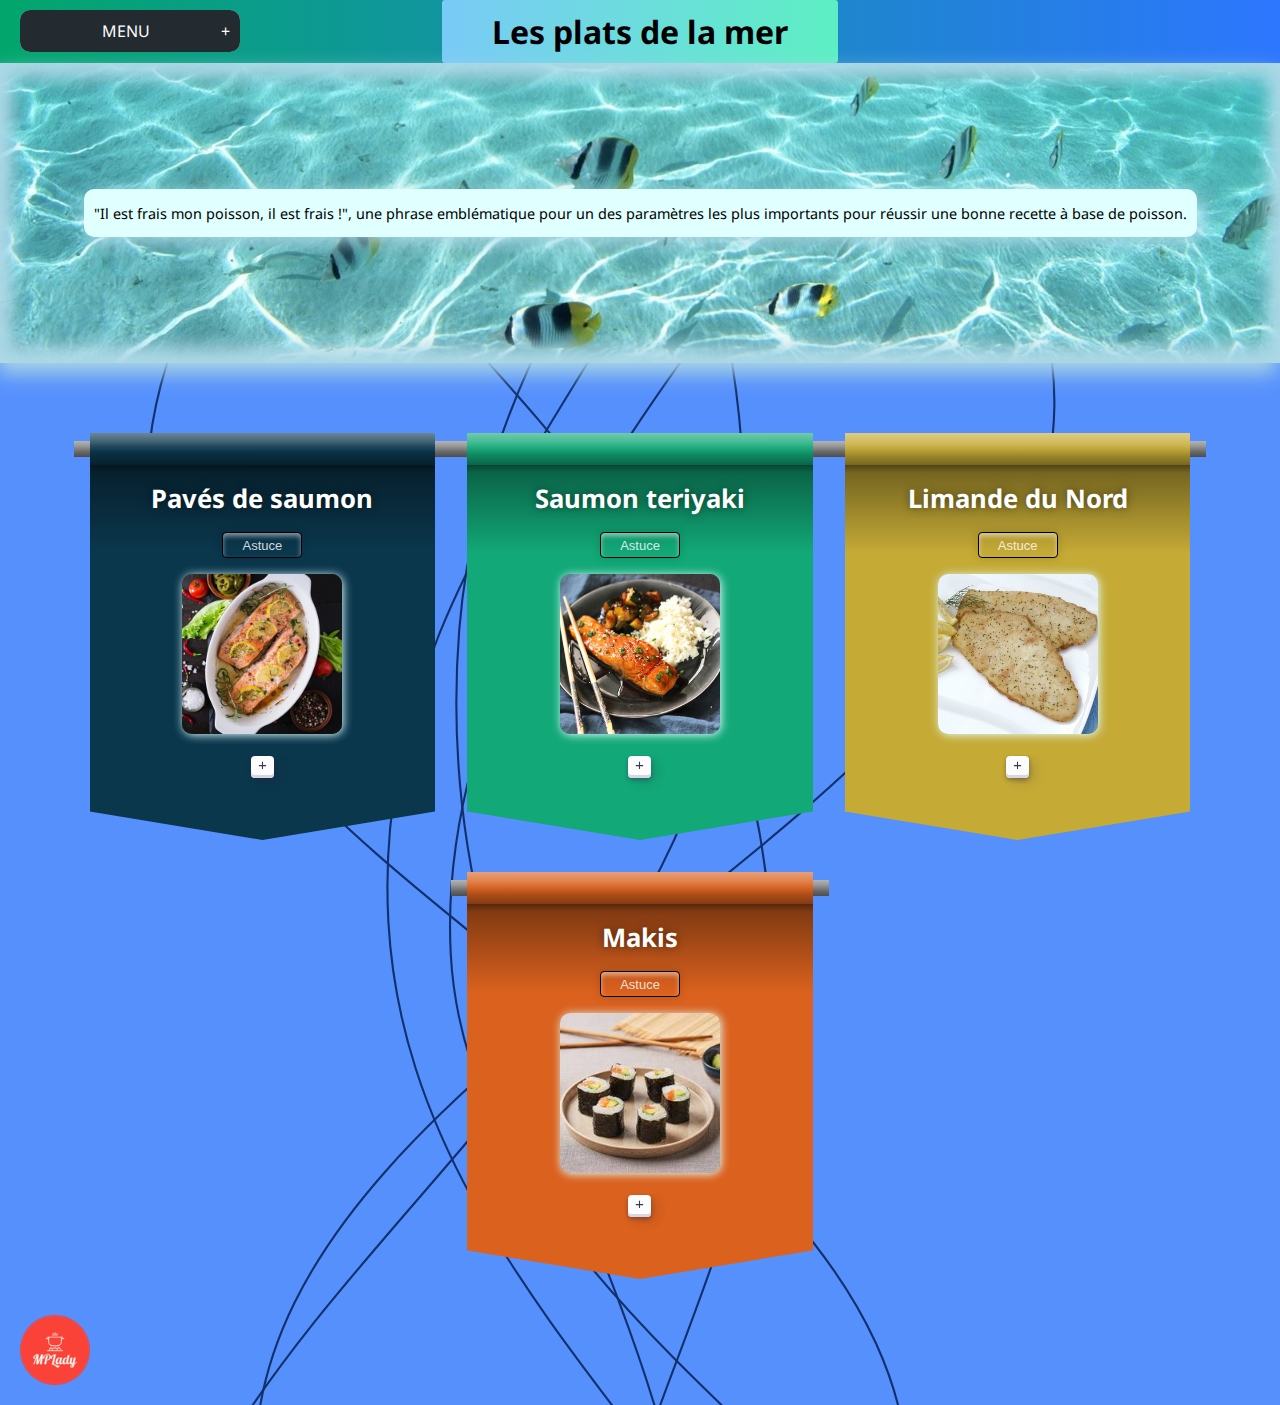
<file: HTML/PlatsMer.html>
<!DOCTYPE html>
<html lang="fr">
    <head>
        <link href="../CSS/style_mer.css" rel="stylesheet">
        <link href="../CSS/nav.css" rel="stylesheet">
        <link href="../CSS/Astuce-btn.css" rel="stylesheet">
        <meta charset="UTF-8">
        <meta name="viewport" content="width=device-width, initial-scale=1.0">
        <title>Plats de la mer</title>
        <link rel="shortcut icon" type="image/png" href="../Images/mini_mplady_logo.png"/>
        <link rel="preconnect" href="https://fonts.googleapis.com">
        <link rel="preconnect" href="https://fonts.gstatic.com" crossorigin>
        <link href="https://fonts.googleapis.com/css2?family=Dancing+Script:wght@500&family=Noto+Sans&family=Roboto:wght@500&display=swap" rel="stylesheet">
        <script src="../Script/BoutonPrep.js"></script>
        <script src="../Script/HelpButton.js"></script>
    </head>
    <body>
        <nav>
            <label for="touch"><span>MENU</span></label>               
            <input type="checkbox" id="touch"> 
            <div class="slide">
                <p class="liNav"><a href="/HTML/index.html" target="_blank" class="aNav">Accueil</a></p>
                <p class="liNav"><a href="/HTML/Bases.html" target="_blank" class="aNav">Les bases culinaires</a></p> 
                <p class="liNav"><a href="/HTML/PlatsClassiques.html" target="_blank" class="aNav">Les plats classiques</a></p>
                <p class="liNav"><a href="/HTML/PlatsViande.html" target="_blank" class="aNav">Les plats à base de viande</a></p>
                <p class="liNav"><a href="/HTML/PlatsMer.html" target="_blank" class="aNav">Les plats de la mer</a></p>
                <p class="liNav"><a href="/HTML/Patisseries.html" target="_blank" class="aNav">Les pâtisseries</a></p>
            </div>
        </nav>
        <div class="Title">
            <h1>Les plats de la mer</h1>
        </div>
        <div class="banner">
            <div class="textPres">
                <div id="textPres">
                    <script src="../Script/adjustTextMer.js"></script>
                </div>
            </div>
        </div>
        <main>
            <ul id="mainUlMer">
                <li class="liMer" style="--accent-color:#0B374D">
                    <div class="title" id="pavesSaumon">Pavés de saumon</div>
                    <button class="HelpBtn">Astuce</button>
                    <div class="overlayBouton">
                        <div class="Astuce">
                            <script src="../Script/HelpButton.js"></script>
                            <button class="closeHelp">x</button>
                            <p class="TxtAstuce">Vous pouvez remplacer l'huile d'olive par de la crème fraîche et mettre le saumon dans du papier aluminium pour faire des papillotes gourmandes</p>
                        </div>
                    </div>
                    <div class="imgDiv"><img src="../Images/Mer/paves_saumon.jpg" class="imgMer"></div>
                    <div class="descr">
                        <button class="openPrep">+</button>
                        <p class="titreMer">Ingrédients</p>
                        <ul class="ulMer">
                            <li class="liIng">Pavés de saumon</li>
                            <li class="liIng">1 cuillères à soupe d'huile d'olive</li>
                            <li class="liIng">Pincées de sel et poivre</li>
                        </ul>
                        <p class="titreMer">Préparation</p>
                        <ul class="ulMer">
                            <li class="liPrep">- Placer les pavés dans un petit plat</li>
                            <li class="liPrep">- Les arroser d'huile d'olive</li>
                            <li class="liPrep">- Saler et poivrer</li>
                            <li class="liPrep">- Faire cuire au four pendant 20 minutes à 180°C</li>
                        </ul>
                        <button class="closePrep">-</button>
                    </div>
                </li>
                <li class="liMer" style="--accent-color:#12a878">
                    <div class="title" id="saumonTeriyaki">Saumon teriyaki</div>
                    <button class="HelpBtn">Astuce</button>
                    <div class="overlayBouton">
                        <div class="Astuce">
                            <script src="../Script/HelpButton.js"></script>
                            <button class="closeHelp">x</button>
                            <p class="TxtAstuce">  Accompagnez le tout avec des graines de sésame grillées, des oignons verts émincés ou du citron pour ajouter une touche de fraîcheur.</p>
                        </div>
                    </div>
                    <div class="imgDiv"><img src="../Images/Mer/teriyaki.jpg" class="imgMer"></div>
                    <div class="descr">
                        <button class="openPrep">+</button>
                        <p class="titreMer">Ingrédients</p>
                        <ul class="ulMer">
                            <li class="liIng">Pavés de saumon d'environ 150g</li>
                            <li class="liIng">1 cuillère à soupe de graines de sésame</li>
                            <li class="liIng">100ml de sauce soja</li>
                            <li class="liIng">75ml de mirin</li>
                            <li class="liIng">2 cuillères à soupe de sucre semoule</li>
                        </ul>
                        <p class="titreMer">Ingrédients et <br>préparation de la sauce teriyaki</p>
                        <ul class="ulMer">
                            <li class="liIng">Rendez-vous sur <a href="Bases.html" target="_blank" class="hoverLink">les bases culinaires</a> !</li>
                        </ul>
                        <p class="titreMer">Préparation du poisson</p>
                        <ul class="ulMer">
                            <li class="liPrep">- Retirer les arêtes et la peau du saumon</li>
                            <li class="liPrep">- Mettre la sauce teriyaki dans un plat</li>
                            <li class="liPrep">- Faire mariner les pavés pendant 30 minutes au frigo</li>
                            <li class="liPrep">- Faire chauffer une poêle</li>
                            <li class="liPrep">- Égoutter le saumon</li>
                            <li class="liPrep">- Le saisir 3 à 4 minutes de chaque côté</li>
                            <li class="liPrep">- Essuyer la poêle et verser la marinade</li>
                            <li class="liPrep">- Faire réduire la marinade 2-3 minutes</li>
                            <li class="liPrep">- Remettre le saumon dans la poêle pour l'enrober de sauce</li>
                            <li class="liPrep">- Saupoudrer le saumon de graines de sésame</li>
                        </ul>
                        <button class="closePrep">-</button>
                    </div>
                </li>
                <li class="liMer" style="--accent-color:#C5AA36">
                    <div class="title" id="limande">Limande du Nord</div>
                    <button class="HelpBtn">Astuce</button>
                    <div class="overlayBouton">
                        <div class="Astuce">
                            <script src="../Script/HelpButton.js"></script>
                            <button class="closeHelp">x</button>
                            <p class="TxtAstuce">La cuisson à la poêle ajoute du croustillant, mais vous pouvez tout à fait faire cuire le poisson au four pour plus de tendresse.</p>
                        </div>
                    </div>
                    <div class="imgDiv"><img src="../Images/Mer/Limande.jpg" class="imgMer"></div>
                    <div class="descr">
                        <button class="openPrep">+</button>
                        <p class="titreMer">Ingrédients</p>
                        <ul class="ulMer">
                            <li class="liIng">Filets de limande du Nord</li>
                            <li class="liIng">1 cuillère à soupe d'huile d'olive</li>
                            <li class="liIng">Pincées de sel et poivre</li>
                            <li class="liIng">Jus de citron</li>
                        </ul>
                        <p class="titreMer">Préparation</p>
                        <ul class="ulMer">
                            <li class="liPrep">- Faire chauffer une poêle avec de l'huile d'olive</li>
                            <li class="liPrep">- Mettre le poisson dans la poêle</li>
                            <li class="liPrep">- Saler et poivrer</li>
                            <li class="liPrep">- Faire cuire pendant 5 à 7 minutes</li>
                            <li class="liPrep">- Arroser de jus de citron après la cuisson</li>
                        </ul>
                        <button class="closePrep">-</button>
                    </div>
                </li>
                <li class="liMer" style="--accent-color:#DA611E">
                    <div class="title" id="makis">Makis</div>
                    <button class="HelpBtn">Astuce</button>
                    <div class="overlayBouton">
                        <div class="Astuce">
                            <script src="../Script/HelpButton.js"></script>
                            <button class="closeHelp">x</button>
                            <p class="TxtAstuce">Au moment de découper les makis, allez-y fermement afin d'éviter les accroches avec votre couteau</p>
                        </div>
                    </div>
                    <div class="imgDiv"><img src="../Images/Mer/makis.jpg" class="imgMer"></div>
                    <div class="descr">
                        <button class="openPrep">+</button>
                        <p class="titreMer">Ingrédients</p>
                        <ul class="ulMer">
                            <li class="liIng">200g de riz japonais</li>
                            <li class="liIng">Feuilles de nori</li>
                            <li class="liIng">Crevettes équeuttées ou saumon</li>
                            <li class="liIng">Graines de sésame</li>                            
                        </ul>
                        <p class="titreMer">Préparation</p>
                        <ul class="ulMer">
                            <li class="liPrep">- Rendez-vous sur <a href="Bases.html" target="_blank" class="hoverLink">les bases culinaires</a> pour la cuisson du  riz !</li>
                            <li class="liPrep">- Mettre une feuille de nori à plat sur la natte de bambou</li>
                            <li class="liPrep">- Mettre du riz par dessus</li>
                            <li class="liPrep">- Rajouter les crevettes sur une rangée</li>
                            <li class="liPrep">- Rouler bien serré les makis à l'aide de la natte en bambou</li>
                            <li class="liPrep">- Découper le rouleau afin d'avoir des makis</li>
                            <li class="liPrep">- Une fois en place, parsemer de graines de sésame</li>

                        </ul>
                        <button class="closePrep">-</button>
                    </div>
                </li>
            </ul>
            <img src="../Images/mplady_logo.png" id="logo" style="width: 70px;" >
        </main>
    </body>
</html>
</file>
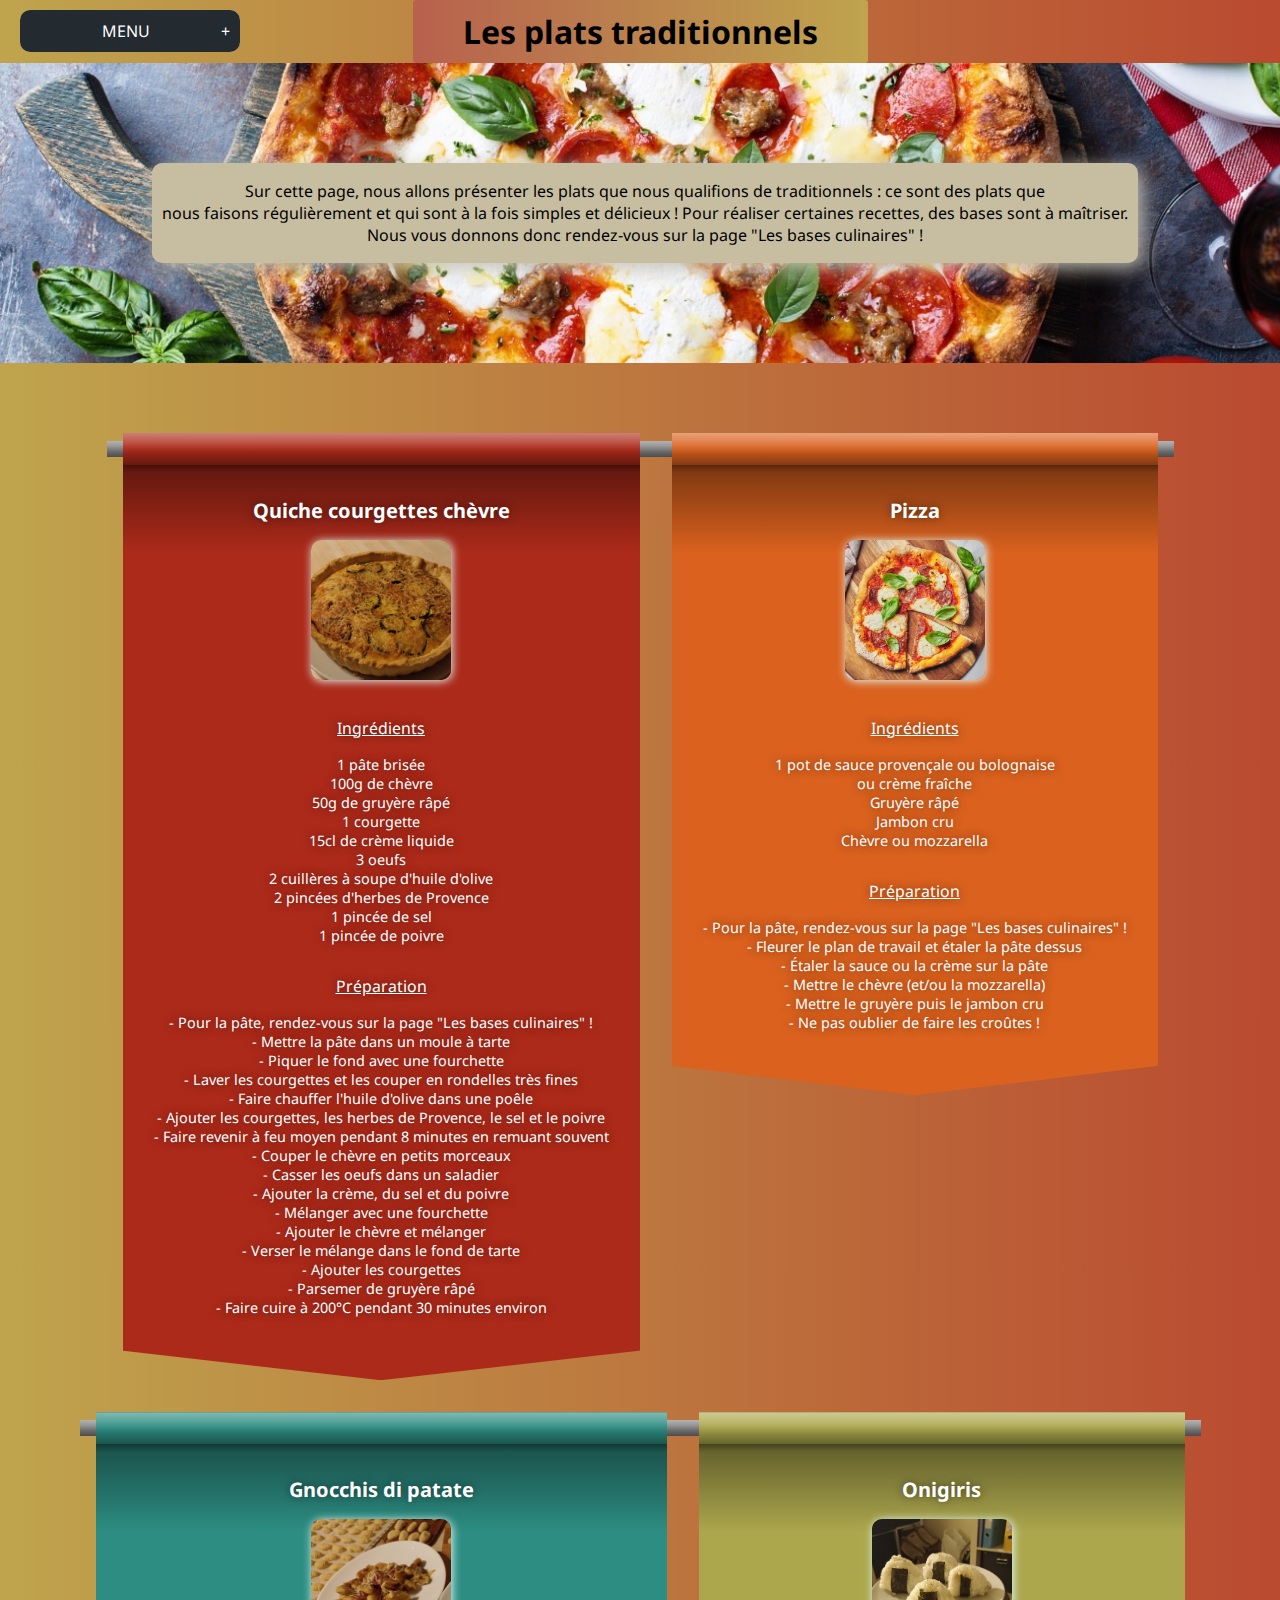
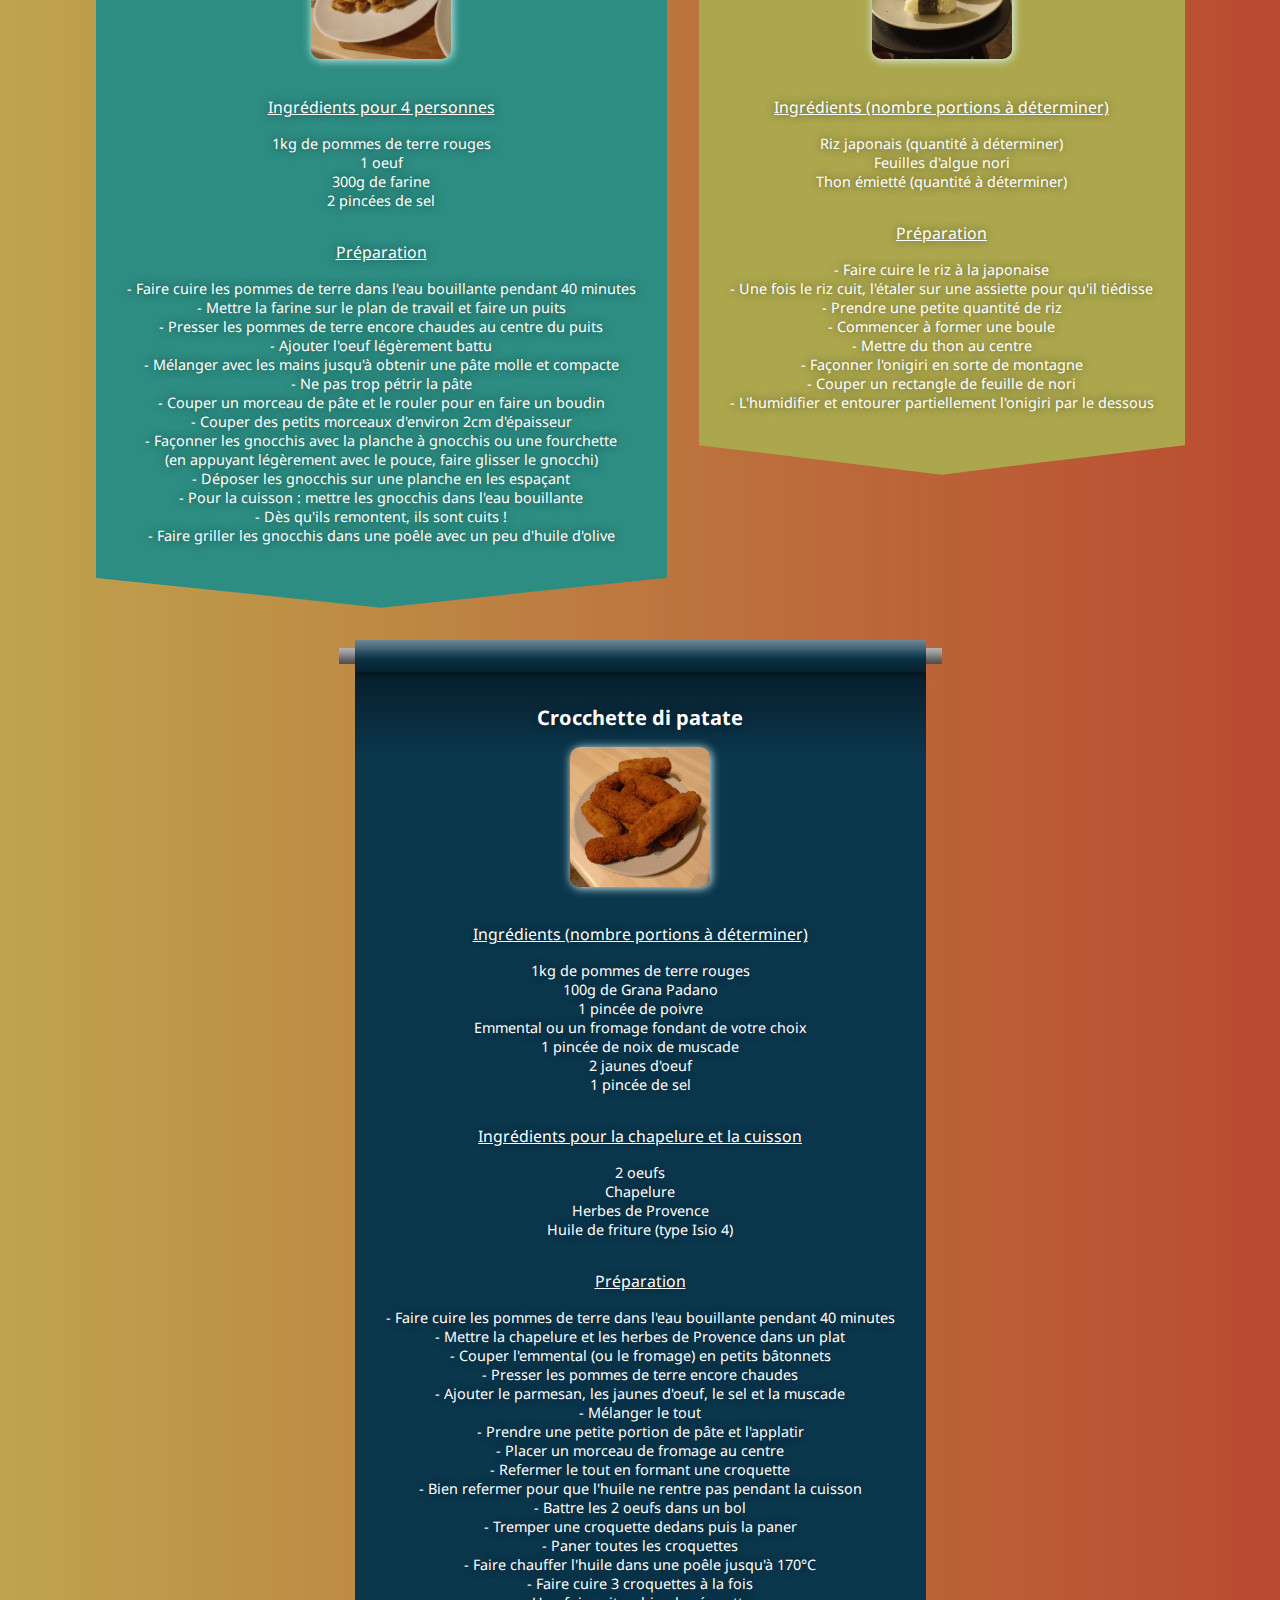
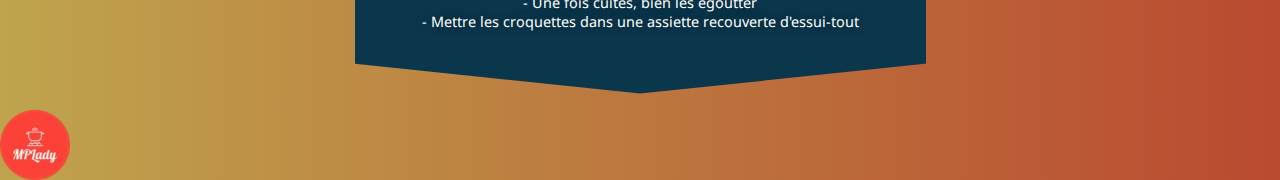
<file: HTML/PlatsTradi.html>
<!DOCTYPE html>
<html lang="fr">
<head>
    <link href="../CSS/style_tradi.css" rel="stylesheet">
    <link href="../CSS/nav.css" rel="stylesheet">
    <meta charset="UTF-8">
    <meta name="viewport" content="width=device-width, initial-scale=1.0">
    <title>Plats traditionnels</title>
    <link rel="shortcut icon" type="image/png" href="../Images/mplady_logo.png"/>
    <link rel="preconnect" href="https://fonts.googleapis.com">
    <link rel="preconnect" href="https://fonts.gstatic.com" crossorigin>
    <link href="https://fonts.googleapis.com/css2?family=Noto+Sans&display=swap" rel="stylesheet">
</head>
<body>
    <nav>
        <label for="touch"><span>MENU</span></label>               
        <input type="checkbox" id="touch"> 
        <div class="slide">
            <p class="liNav"><a href="/HTML/index.html" target="_blank" class="aNav">Accueil</a></p>
            <p class="liNav"><a href="/HTML/Bases.html" target="_blank" class="aNav">Les bases culinaires</a></p> 
            <p class="liNav"><a href="/HTML/PlatsTradi.html" target="_blank" class="aNav">Les plats traditionnels</a></p>
            <p class="liNav"><a href="/HTML/PlatsViande.html" target="_blank" class="aNav">Les plats à base de viande</a></p>
            <p class="liNav"><a href="/HTML/PlatsMer.html" target="_blank" class="aNav">Les plats de la mer</a></p>
            <p class="liNav"><a href="/HTML/Patisseries.html" target="_blank" class="aNav">Les pâtisseries</a></p>
        </div>
    </nav>
    <div class="Title">
        <h1>Les plats traditionnels</h1>
    </div>
    <div class="banner">
        <div class="textPres">
            <div><p>Sur cette page, nous allons présenter les plats que nous qualifions de traditionnels : ce sont des plats que <br>nous faisons régulièrement et qui sont à la fois simples et délicieux ! Pour réaliser certaines recettes, des bases sont à maîtriser. <br> Nous vous donnons donc rendez-vous sur la page "Les bases culinaires" !</p></div>
        </div>
    </div>
    <main>
        <ul id="mainUlTradi">
            <li class="liTradi" style="--accent-color:#AC2A1A">
                <div class="icon"><i class="fa-brands fa-codepen"></i></div>
                <div class="title" id="quicheCC">Quiche courgettes chèvre</div>
                <div class="imgDiv"><img src="../Images/Traditionnel/quiche.jpg" class="imgTradi"></div>
                <div class="descr">
                    <p class="titreTradi">Ingrédients</p>
                    <ul class="ulTradi">
                        <li class="liIng">1 pâte brisée</li>
                        <li class="liIng">100g de chèvre</li>
                        <li class="liIng">50g de gruyère râpé</li>
                        <li class="liIng">1 courgette</li>
                        <li class="liIng">15cl de crème liquide</li>
                        <li class="liIng">3 oeufs</li>
                        <li class="liIng">2 cuillères à soupe d'huile d'olive</li>
                        <li class="liIng">2 pincées d'herbes de Provence</li>
                        <li class="liIng">1 pincée de sel</li>
                        <li class="liIng">1 pincée de poivre</li>
                    </ul>
                    <p class="titreTradi">Préparation</p>
                    <ul class="ulTradi">
                        <li class="liIng">- Pour la pâte, rendez-vous sur la page "Les bases culinaires" !</li>
                        <li class="liIng">- Mettre la pâte dans un moule à tarte</li>
                        <li class="liIng">- Piquer le fond avec une fourchette</li>
                        <li class="liIng">- Laver les courgettes et les couper en rondelles très fines</li>
                        <li class="liIng">- Faire chauffer l'huile d'olive dans une poêle</li>
                        <li class="liIng">- Ajouter les courgettes, les herbes de Provence, le sel et le poivre</li>
                        <li class="liIng">- Faire revenir à feu moyen pendant 8 minutes en remuant souvent</li>
                        <li class="liIng">- Couper le chèvre en petits morceaux</li>
                        <li class="liIng">- Casser les oeufs dans un saladier</li>
                        <li class="liIng">- Ajouter la crème, du sel et du poivre</li>
                        <li class="liIng">- Mélanger avec une fourchette</li>
                        <li class="liIng">- Ajouter le chèvre et mélanger</li>
                        <li class="liIng">- Verser le mélange dans le fond de tarte</li>
                        <li class="liIng">- Ajouter les courgettes</li>
                        <li class="liIng">- Parsemer de gruyère râpé</li>
                        <li class="liIng">- Faire cuire à 200°C pendant 30 minutes environ</li>
                    </ul>
                </div>
            </li>
            <li class="liTradi" style="--accent-color:#DA611E">
                <div class="icon"><i class="fa-brands fa-html5"></i></div>
                <div class="title" id="pizza">Pizza</div>
                <div class="imgDiv"><img src="../Images/Traditionnel/pizza_bis.jpg" class="imgTradi"></div>
                <div class="descr">
                    <p class="titreTradi">Ingrédients</p>
                    <ul class="ulTradi">
                        <li class="liIng">1 pot de sauce provençale ou bolognaise<br> ou crème fraîche</li>
                        <li class="liIng">Gruyère râpé</li>
                        <li class="liIng">Jambon cru</li>
                        <li class="liIng">Chèvre ou mozzarella</li>
                    </ul>
                    <p class="titreTradi">Préparation</p>
                    <ul class="ulTradi">
                        <li class="liIng">- Pour la pâte, rendez-vous sur la page "Les bases culinaires" !</li>
                        <li class="liIng">- Fleurer le plan de travail et étaler la pâte dessus</li>
                        <li class="liIng">- Étaler la sauce ou la crème sur la pâte</li>
                        <li class="liIng">- Mettre le chèvre (et/ou la mozzarella)</li>
                        <li class="liIng">- Mettre le gruyère puis le jambon cru</li>
                        <li class="liIng">- Ne pas oublier de faire les croûtes !</li>
                    </ul>
                </div>
            </li>
            <li class="liTradi" style="--accent-color:#2D8D82">
                <div class="icon"><i class="fa-brands fa-css3"></i></div>
                <div class="title" id="gnocchis">Gnocchis di patate</div>
                <div class="imgDiv"><img src="../Images/Traditionnel/Gnocchis.jpg" class="imgTradi"></div>
                <div class="descr">
                    <p class="titreTradi">Ingrédients pour 4 personnes</p>
                    <ul class="ulTradi">
                        <li class="liIng">1kg de pommes de terre rouges</li>
                        <li class="liIng">1 oeuf</li>
                        <li class="liIng">300g de farine</li>
                        <li class="liIng">2 pincées de sel</li>
                    </ul>
                    <p class="titreTradi">Préparation</p>
                    <ul class="ulTradi">
                        <li class="liIng">- Faire cuire les pommes de terre dans l'eau bouillante pendant 40 minutes</li>
                        <li class="liIng">- Mettre la farine sur le plan de travail et faire un puits</li>
                        <li class="liIng">- Presser les pommes de terre encore chaudes au centre du puits</li>
                        <li class="liIng">- Ajouter l'oeuf légèrement battu</li>
                        <li class="liIng">- Mélanger avec les mains jusqu'à obtenir une pâte molle et compacte</li>
                        <li class="liIng">- Ne pas trop pétrir la pâte</li>
                        <li class="liIng">- Couper un morceau de pâte et le rouler pour en faire un boudin</li>
                        <li class="liIng">- Couper des petits morceaux d'environ 2cm d'épaisseur</li>
                        <li class="liIng">- Façonner les gnocchis avec la planche à gnocchis ou une fourchette</li>
                        <li class="liIng">(en appuyant légèrement avec le pouce, faire glisser le gnocchi)</li>
                        <li class="liIng">- Déposer les gnocchis sur une planche en les espaçant</li>
                        <li class="liIng">- Pour la cuisson : mettre les gnocchis dans l'eau bouillante</li>
                        <li class="liIng">- Dès qu'ils remontent, ils sont cuits !</li>
                        <li class="liIng">- Faire griller les gnocchis dans une poêle avec un peu d'huile d'olive</li>
                    </ul>
                </div>
            </li>
            <li class="liTradi" style="--accent-color:#ACA74D">
                <div class="icon"><i class="fa-brands fa-js"></i></div>
                <div class="title" id="onigiri">Onigiris</div>
                <div class="imgDiv"><img src="../Images/Traditionnel/onigiri.jpg" class="imgTradi"></div>
                <div class="descr">
                    <p class="titreTradi">Ingrédients (nombre portions à déterminer)</p>
                    <ul class="ulTradi">
                        <li class="liIng">Riz japonais (quantité à déterminer)</li>
                        <li class="liIng">Feuilles d'algue nori</li>
                        <li class="liIng">Thon émietté (quantité à déterminer)</li>
                    </ul>
                    <p class="titreTradi">Préparation</p>
                    <ul class="ulTradi">
                        <li class="liIng">- Faire cuire le riz à la japonaise</li>
                        <li class="liIng">- Une fois le riz cuit, l'étaler sur une assiette pour qu'il tiédisse</li>
                        <li class="liIng">- Prendre une petite quantité de riz</li>
                        <li class="liIng">- Commencer à former une boule</li>
                        <li class="liIng">- Mettre du thon au centre</li>
                        <li class="liIng">- Façonner l'onigiri en sorte de montagne</li>
                        <li class="liIng">- Couper un rectangle de feuille de nori</li>
                        <li class="liIng">- L'humidifier et entourer partiellement l'onigiri par le dessous</li>
                    </ul>
                </div>
            </li>
            <li class="liTradi" style="--accent-color:#0B374D">
                <div class="icon"><i class="fa-brands fa-github"></i></div>
                <div class="title">Crocchette di patate</div>
                <div class="imgDiv"><img src="../Images/Traditionnel/crocchette.jpg" class="imgTradi"></div>
                <div class="descr">
                    <p class="titreTradi">Ingrédients (nombre portions à déterminer)</p>
                    <ul class="ulTradi">
                        <li class="liIng">1kg de pommes de terre rouges</li>
                        <li class="liIng">100g de Grana Padano</li>
                        <li class="liIng">1 pincée de poivre</li>
                        <li class="liIng">Emmental ou un fromage fondant de votre choix</li>
                        <li class="liIng">1 pincée de noix de muscade</li>
                        <li class="liIng">2 jaunes d'oeuf</li>
                        <li class="liIng">1 pincée de sel</li>
                    </ul>
                    <p class="titreTradi">Ingrédients pour la chapelure et la cuisson</p>
                    <ul class="ulTradi">
                        <li class="liIng">2 oeufs</li>
                        <li class="liIng">Chapelure</li>
                        <li class="liIng">Herbes de Provence</li>
                        <li class="liIng">Huile de friture (type Isio 4)</li>
                    </ul>   
                    <p class="titreTradi">Préparation</p>
                    <ul class="ulTradi">
                        <li class="liIng">- Faire cuire les pommes de terre dans l'eau bouillante pendant 40 minutes</li>
                        <li class="liIng">- Mettre la chapelure et les herbes de Provence dans un plat</li>
                        <li class="liIng">- Couper l'emmental (ou le fromage) en petits bâtonnets</li>
                        <li class="liIng">- Presser les pommes de terre encore chaudes</li>
                        <li class="liIng">- Ajouter le parmesan, les jaunes d'oeuf, le sel et la muscade</li>
                        <li class="liIng">- Mélanger le tout</li>
                        <li class="liIng">- Prendre une petite portion de pâte et l'applatir</li>
                        <li class="liIng">- Placer un morceau de fromage au centre</li>
                        <li class="liIng">- Refermer le tout en formant une croquette</li>
                        <li class="liIng">- Bien refermer pour que l'huile ne rentre pas pendant la cuisson</li>
                        <li class="liIng">- Battre les 2 oeufs dans un bol</li>
                        <li class="liIng">- Tremper une croquette dedans puis la paner</li>
                        <li class="liIng">- Paner toutes les croquettes</li>
                        <li class="liIng">- Faire chauffer l'huile dans une poêle jusqu'à 170°C</li>
                        <li class="liIng">- Faire cuire 3 croquettes à la fois</li>
                        <li class="liIng">- Une fois cuites, bien les égoutter</li>
                        <li class="liIng">- Mettre les croquettes dans une assiette recouverte d'essui-tout</li>
                    </ul>
                </div>
            </li>
        </ul>
        <img src="../Images/mplady_logo.png" id="logo" style="width: 70px;">
    </main>
</body>
</html>
</file>
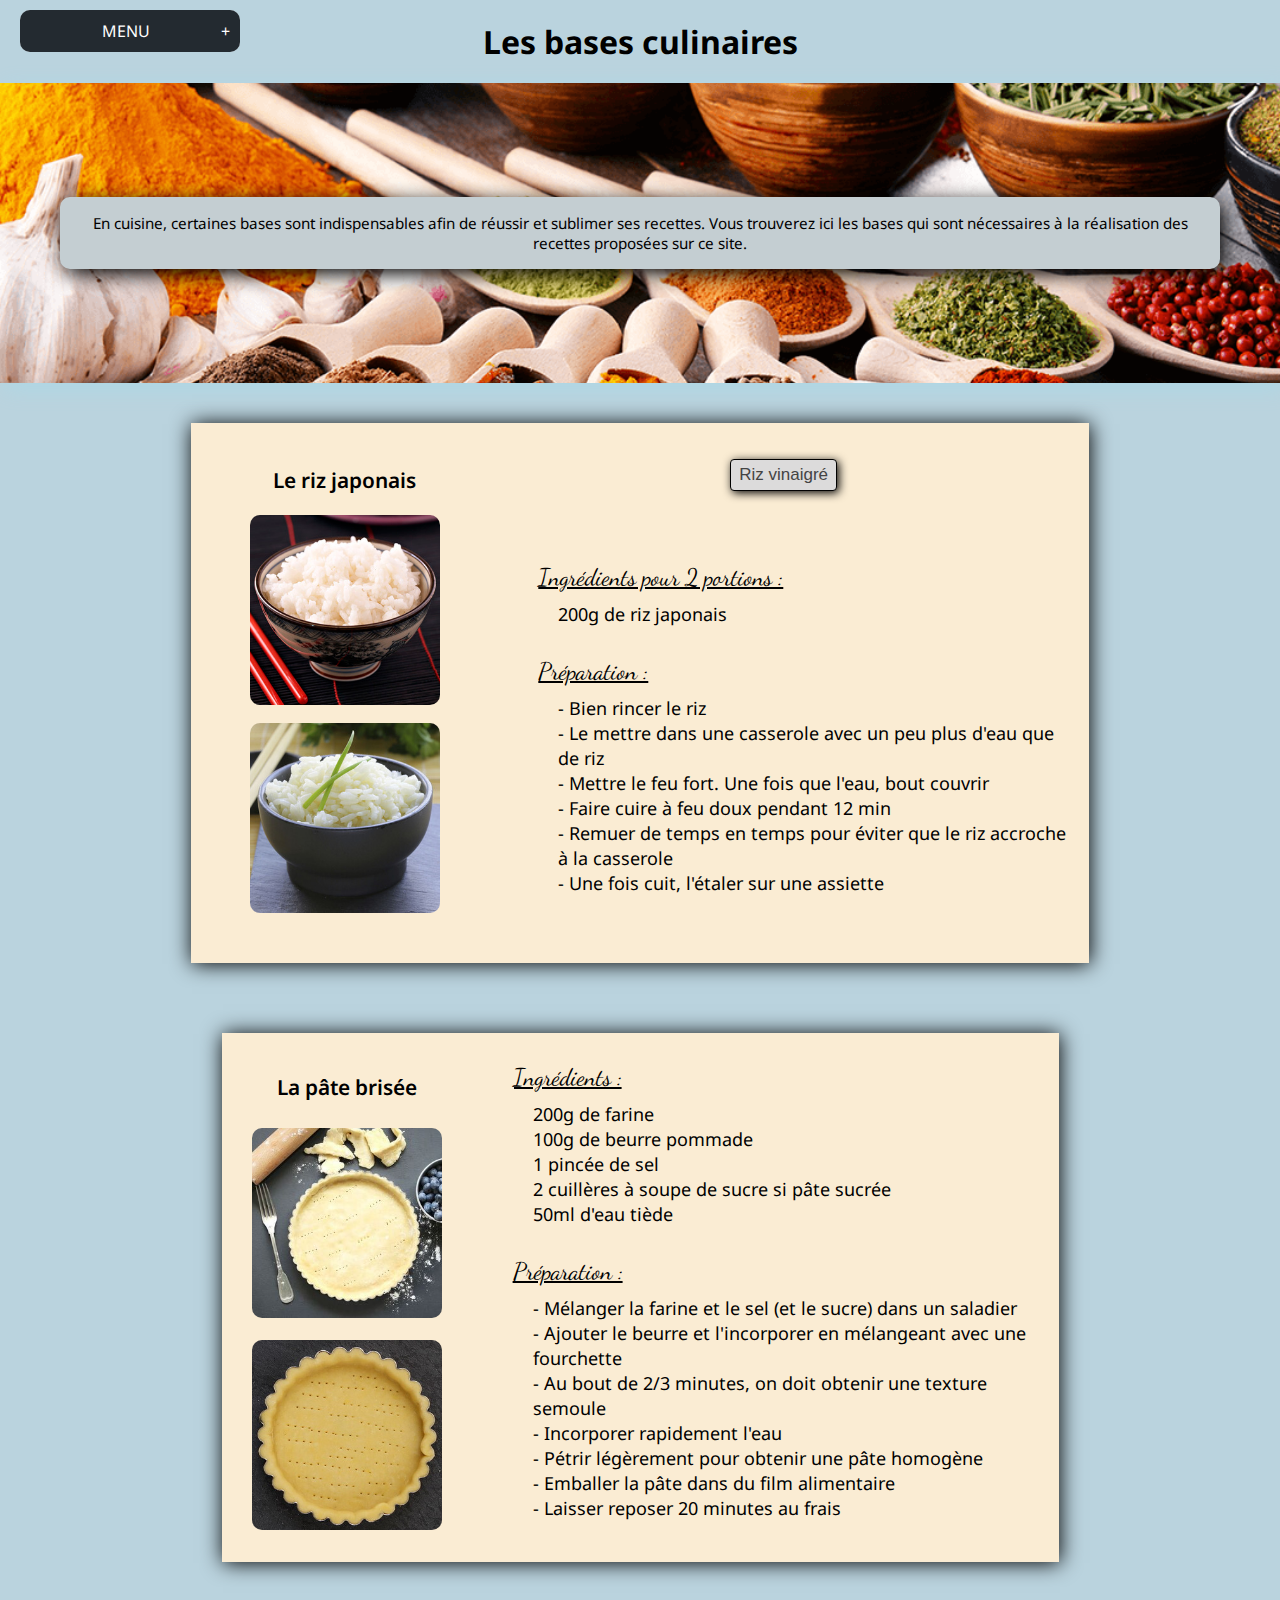
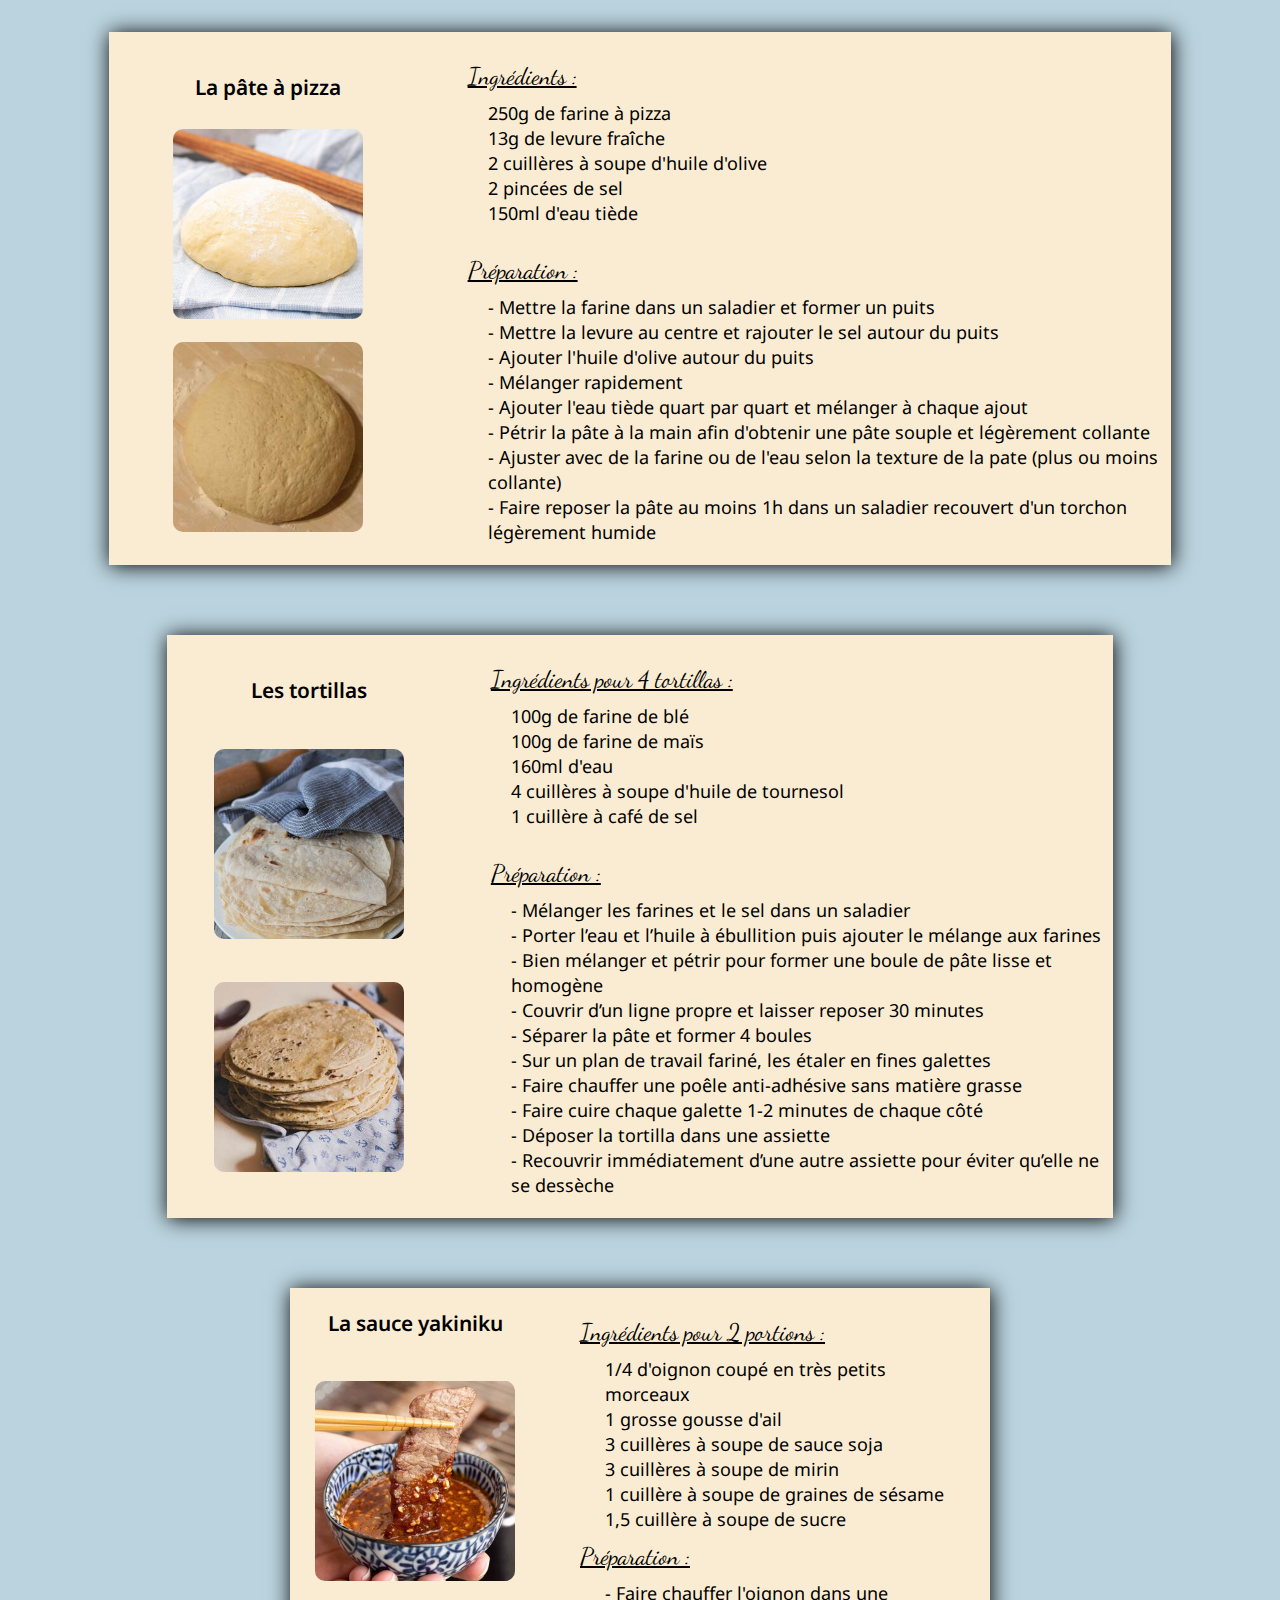
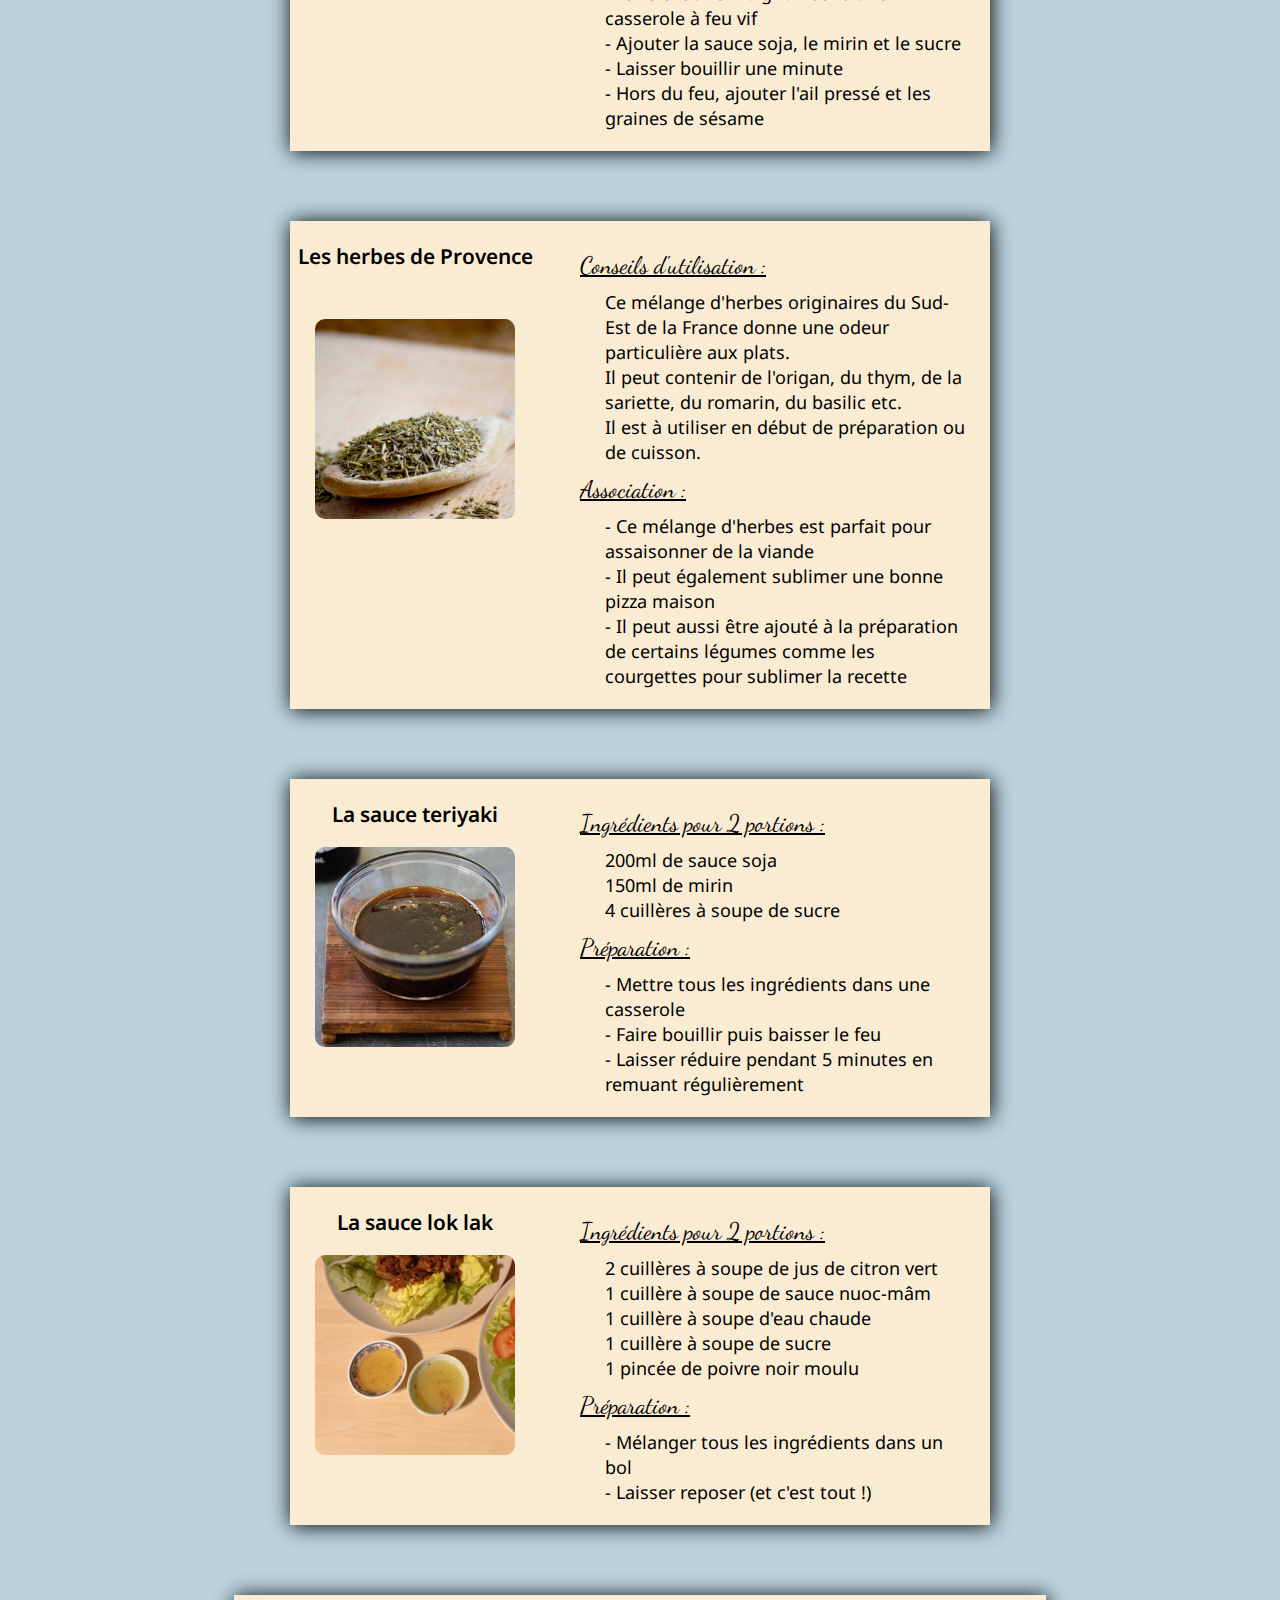
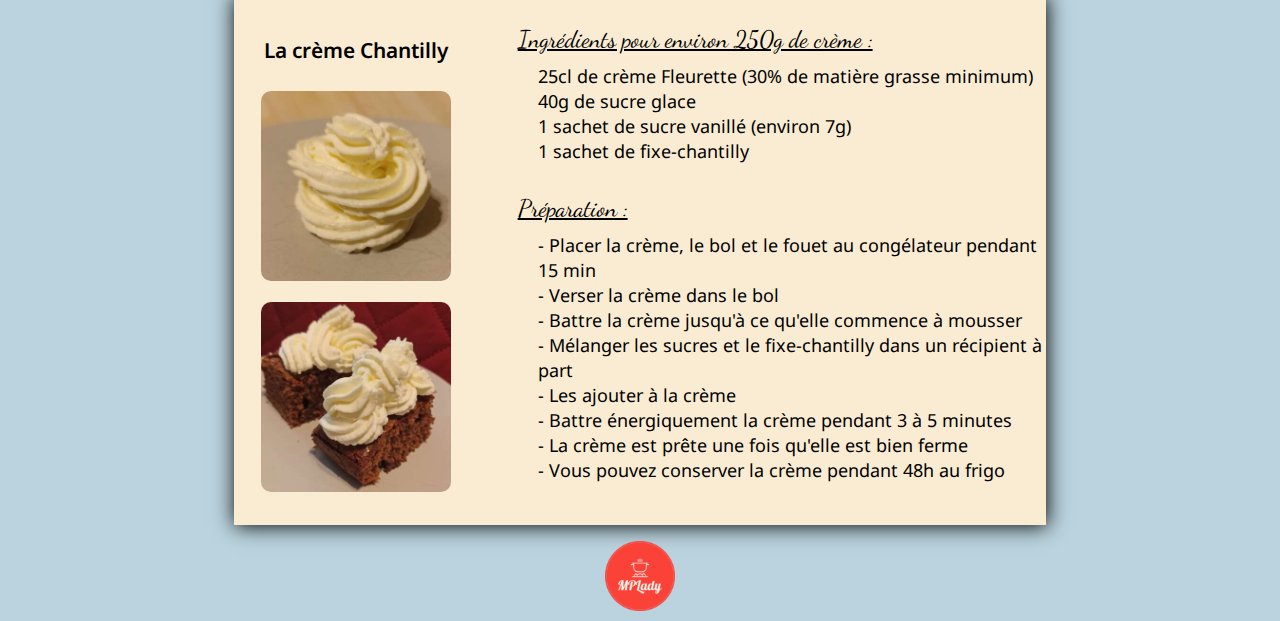
<file: Pages/Bases.html>
<!DOCTYPE html>
<html lang="fr">
    <head>
        <meta charset="UTF-8">
        <meta name="viewport" content="width=device-width, initial-scale=1.0">
        <title>Bases culinaires</title>
        <link rel="canonical" href="https://mpladycook.fr/Pages/Bases.html" />
        <link rel="shortcut icon" type="image/png" href="../Images/mini_mplady_logo.png"/>
        <link href="../CSS/style_bases.css" rel="stylesheet">
        <link href="../CSS/nav.css" rel="stylesheet">
        <link href="../CSS/BtnRiz.css" rel="stylesheet">
        <link rel="preconnect" href="https://fonts.googleapis.com">
        <link rel="preconnect" href="https://fonts.gstatic.com" crossorigin>
        <link href="https://fonts.googleapis.com/css2?family=Dancing+Script:wght@500&family=Noto+Sans&family=Roboto:wght@500&display=swap" rel="stylesheet">    
    </head>
    <body>
        <nav>
            <label for="touch"><span>MENU</span></label>               
            <input type="checkbox" id="touch"> 
            <div class="slide">
                <p class="liNav"><a href="../index.html"  class="aNav">Accueil</a></p>
                <p class="liNav"><a href="/Pages/Bases.html"  class="aNav">Les bases culinaires</a></p> 
                <p class="liNav"><a href="/Pages/PlatsClassiques.html"  class="aNav">Les plats classiques</a></p>
                <p class="liNav"><a href="/Pages/PlatsViande.html"  class="aNav">Les plats à base de viande</a></p>
                <p class="liNav"><a href="/Pages/PlatsMer.html"  class="aNav">Les plats de la mer</a></p>
                <p class="liNav"><a href="/Pages/Patisseries.html"  class="aNav">Les pâtisseries</a></p>
            </div>
        </nav>
        <div class="Title">
            <h1>Les bases culinaires</h1>
        </div>
        <div class="banner">
            <div class="textPres">
                <div id="textPres">
                    <script src="../Script/adjustTextBases.js"></script>
                </div>
            </div>
        </div>
        <main>
            <ul class="container">
                <li class="containerLI">
                    <div id="BigBoxRiz">
                        <div id="BigTitleRiz">
                            <p class="BoxTitle">Le riz japonais</p>
                        </div>
                        <div id="divBtnRiz">
                            <button class="HelpBtnRiz" id="rizVinaigre">Riz vinaigré</button>
                        </div>
                        <div id="BigImgTopRiz"><img src="../Images/Base/riz_vinaigre.jpg" class="BigImg"></div>
                        <div id="BigImgBotRiz"><img src="../Images/Base/riz_vinaigre2.jpg" class="BigImg"></div>
                        <div id="BigRecetteRiz">                        
                            <ul class="ulRec">
                                <div class="AstuceRiz">
                                    <div class="overlayBoutonRiz">
                                        <script src="../Script/HelpButtonRiz.js"></script>
                                        <ul class="ulRec">
                                            <div id="divCloseRiz">
                                                <button class="closeHelpRiz">X</button>
                                            </div>
                                            <div id="divRecetteRizVig">
                                                <li class="titleRecPart">Ingrédients supplémentaires :</li>
                                                <ul class="ulIng">
                                                    <li class="liRec">2,5 cuillères à soupe de vinaigre de riz</li>
                                                    <li class="liRec">1,5 cuillère à soupe de sucre</li>
                                                </ul>
                                            <li class="titleRecPart">Etapes supplémentaires :</li>
                                                <ul class="ulPrep">
                                                    <li class="liRec">- Mettre le vinaigre de riz et le sucre dans une casserole sur un feu doux</li>
                                                    <li class="liRec">- Une fois le sucre dissout, verser le mélange sur le riz</li>
                                                    <li class="liRec">- Bien remuer le riz pour que la totalité soit vinaigrée</li>
                                                </ul>
                                            </div>
                                        </ul>        
                                    </div>
                                </div>
                                <li class="titleRecPart">Ingrédients pour 2 portions :</li>
                                <ul class="ulIng">
                                    <li class="liRec">200g de riz japonais</li>
                                </ul>
                                <li class="titleRecPart">Préparation :</li>
                                <ul class="ulPrep">
                                    <li class="liRec">- Bien rincer le riz</li>
                                    <li class="liRec">- Le mettre dans une casserole avec un peu plus d'eau que de riz</li>
                                    <li class="liRec">- Mettre le feu fort. Une fois que l'eau, bout couvrir </li>
                                    <li class="liRec">- Faire cuire à feu doux pendant 12 min</li>
                                    <li class="liRec">- Remuer de temps en temps pour éviter que le riz accroche à la casserole</li>
                                    <li class="liRec">- Une fois cuit, l'étaler sur une assiette</li>
                                </ul>
                            </ul>
                            
                </li>
                <li class="containerLI">
                    <div class="BigBox">
                        <div class="BigTitle" id="pateBrisee"><p class="BoxTitle">La pâte brisée</p></div>
                        <div class="BigImgTop"><img src="../Images/Base/pate_brisee.jpg" class="BigImg"></div>
                        <div class="BigImgBot"><img src="../Images/Base/pate_brisee2.jpg" class="BigImg"></div>
                        <div class="BigRecette">
                            <ul class="ulRec">
                                <li class="titleRecPart">Ingrédients :</li>
                                <ul class="ulIng">
                                    <li class="liRec">200g de farine</li>
                                    <li class="liRec">100g de beurre pommade</li>
                                    <li class="liRec">1 pincée de sel</li>
                                    <li class="liRec">2 cuillères à soupe de sucre si pâte sucrée</li>
                                    <li class="liRec">50ml d'eau tiède</li>
                                </ul>
                                <li class="titleRecPart">Préparation :</li>
                                <ul class="ulPrep">
                                    <li class="liRec">- Mélanger la farine et le sel (et le sucre) dans un saladier</li>
                                    <li class="liRec">- Ajouter le beurre et l'incorporer en mélangeant avec une fourchette</li>
                                    <li class="liRec">- Au bout de 2/3 minutes, on doit obtenir une texture semoule</li>
                                    <li class="liRec">- Incorporer rapidement l'eau</li>
                                    <li class="liRec">- Pétrir légèrement pour obtenir une pâte homogène</li>
                                    <li class="liRec">- Emballer la pâte dans du film alimentaire</li>
                                    <li class="liRec">- Laisser reposer 20 minutes au frais</li>
                                </ul>
                            </ul>
                        </div>
                    </div>
                   
                </li>
                <li class="containerLI">
                    <div class="BigBox">
                        <div class="BigTitle" id="patePizza"><p class="BoxTitle">La pâte à pizza</p></div>
                        <div class="BigImgTop"><img src="../Images/Base/pate_pizza.jpg" class="BigImg"></div>
                        <div class="BigImgBot"><img src="../Images/Base/pate_pizza_2.jpg" class="BigImg"></div>
                        <div class="BigRecette">
                            <ul class="ulRec">
                                <li class="titleRecPart">Ingrédients :</li>
                                <ul class="ulIng">
                                    <li class="liRec">250g de farine à pizza</li>
                                    <li class="liRec">13g de levure fraîche</li>
                                    <li class="liRec">2 cuillères à soupe d'huile d'olive</li>
                                    <li class="liRec">2 pincées de sel</li>
                                    <li class="liRec">150ml d'eau tiède</li>
                                </ul>
                                <li class="titleRecPart">Préparation :</li>
                                <ul class="ulPrep">
                                    <li class="liRec">- Mettre la farine dans un saladier et former un puits</li>
                                    <li class="liRec">- Mettre la levure au centre et rajouter le sel autour du puits</li>
                                    <li class="liRec">- Ajouter l'huile d'olive autour du puits</li>
                                    <li class="liRec">- Mélanger rapidement</li>
                                    <li class="liRec">- Ajouter l'eau tiède quart par quart et mélanger à chaque ajout</li>
                                    <li class="liRec">- Pétrir la pâte à la main afin d'obtenir une pâte souple et légèrement collante</li>
                                    <li class="liRec">- Ajuster avec de la farine ou de l'eau selon la texture de la pate (plus ou moins collante)</li>
                                    <li class="liRec">- Faire reposer la pâte au moins 1h dans un saladier recouvert d'un torchon légèrement humide</li>
                                </ul>
                            </ul>
                        </div>
                    </div>
                </li>
                <li class="containerLI">
                    <div class="BigBox">
                        <div class="BigTitle" id="tortillas"><p class="BoxTitle">Les tortillas</p></div>
                        <div class="BigImgTop"><img src="../Images/Base/tortillas.jpg" class="BigImg"></div>
                        <div class="BigImgBot"><img src="../Images/Base/tortillas2.jpg" class="BigImg"></div>
                        <div class="BigRecette">
                            <ul class="ulRec">
                                <li class="titleRecPart">Ingrédients pour 4 tortillas :</li>
                                <ul class="ulIng">
                                    <li class="liRec">100g de farine de blé</li>
                                    <li class="liRec">100g de farine de maïs</li>
                                    <li class="liRec">160ml d'eau</li>
                                    <li class="liRec">4 cuillères à soupe d'huile de tournesol</li>
                                    <li class="liRec">1 cuillère à café de sel</li>
                                </ul>
                                <li class="titleRecPart">Préparation :</li>
                                <ul class="ulPrep">
                                    <li class="liRec">- Mélanger les farines et le sel dans un saladier</li>
                                    <li class="liRec">- Porter l’eau et l’huile à ébullition puis ajouter le mélange aux farines</li>
                                    <li class="liRec">- Bien mélanger et pétrir pour former une boule de pâte lisse et homogène</li>
                                    <li class="liRec">- Couvrir d’un ligne propre et laisser reposer 30 minutes</li>
                                    <li class="liRec">- Séparer la pâte et former 4 boules</li>
                                    <li class="liRec">- Sur un plan de travail fariné, les étaler en fines galettes</li>
                                    <li class="liRec">- Faire chauffer une poêle anti-adhésive sans matière grasse</li>
                                    <li class="liRec">- Faire cuire chaque galette 1-2 minutes de chaque côté</li>
                                    <li class="liRec">- Déposer la tortilla dans une assiette</li>
                                    <li class="liRec">- Recouvrir immédiatement d’une autre assiette pour éviter qu’elle ne se dessèche</li>
                                </ul>
                            </ul>
                        </div>
                    </div>
                </li>
                <li class="containerLI">
                    <div class="box">
                        <div class="GridTitle" id="yakiniku"><p class="BoxTitle">La sauce yakiniku</p></div>
                        <div class="imgFrais"><img src="../Images/Base/yakiniku.jpg" class="img"></div>
                        <div class="recette">
                            <ul class="ulRec">
                                <li class="titleRecPart">Ingrédients pour 2 portions :</li>
                                <ul class="ulIng">
                                    <li class="liRec">1/4 d'oignon coupé en très petits morceaux</li>
                                    <li class="liRec">1 grosse gousse d'ail</li>
                                    <li class="liRec">3 cuillères à soupe de sauce soja</li>
                                    <li class="liRec">3 cuillères à soupe de mirin</li>
                                    <li class="liRec">1 cuillère à soupe de graines de sésame</li>
                                    <li class="liRec">1,5 cuillère à soupe de sucre</li>
                                </ul>
                                <li class="titleRecPart">Préparation :</li>
                                <ul class="ulPrep">
                                    <li class="liRec">- Faire chauffer l'oignon dans une casserole à feu vif</li>
                                    <li class="liRec">- Ajouter la sauce soja, le mirin et le sucre</li>
                                    <li class="liRec">- Laisser bouillir une minute</li>
                                    <li class="liRec">- Hors du feu, ajouter l'ail pressé et les graines de sésame</li>
                                </ul>
                            </ul>
                        </div>  
                    </div>
                    
                </li>
                <li class="containerLI">
                    <div class="box">
                        <div class="GridTitle" id="herbesPro"><p class="BoxTitle">Les herbes de Provence</p></div>
                        <div class="imgFrais"><img src="../Images/Base/herbesp.png" class="img"></div>
                        <div class="recette">
                            <ul class="ulRec">
                                <li class="titleRecPart">Conseils d'utilisation :</li>
                                <ul class="ulIng">
                                    <li class="liRec">Ce mélange d'herbes originaires du Sud-Est de la France donne une odeur particulière aux plats.</li>
                                    <li class="liRec">Il peut contenir de l'origan, du thym, de la sariette, du romarin, du basilic etc.</li>
                                    <li class="liRec">Il est à utiliser en début de préparation ou de cuisson.</li>
                                </ul>
                                <li class="titleRecPart">Association :</li>
                                <ul class="ulPrep">
                                    <li class="liRec">- Ce mélange d'herbes est parfait pour assaisonner de la viande</li>
                                    <li class="liRec">- Il peut également sublimer une bonne pizza maison</li>
                                    <li class="liRec">- Il peut aussi être ajouté à la préparation de certains légumes comme les courgettes pour sublimer la recette</li>
                                </ul>
                            </ul>
                        </div>
                    </div>
                </li>
                <li class="containerLI">
                    <div class="box">
                        <div class="GridTitle" id="teriyaki"><p class="BoxTitle">La sauce teriyaki</p></div>
                        <div class="imgFrais"><img src="../Images/Base/sauce-teriyaki.jpg" class="img"></div>
                        <div class="recette">
                            <ul class="ulRec">
                                <li class="titleRecPart">Ingrédients pour 2 portions :</li>
                                <ul class="ulIng">
                                    <li class="liRec">200ml de sauce soja</li>
                                    <li class="liRec">150ml de mirin</li>
                                    <li class="liRec">4 cuillères à soupe de sucre</li>
                                </ul>
                                <li class="titleRecPart">Préparation :</li>
                                <ul class="ulPrep">
                                    <li class="liRec">- Mettre tous les ingrédients dans une casserole</li>
                                    <li class="liRec">- Faire bouillir puis baisser le feu</li>
                                    <li class="liRec">- Laisser réduire pendant 5 minutes en remuant régulièrement</li>
                                </ul>
                            </ul>
                        </div>
                    </div>
                </li>
                <li class="containerLI">
                    <div class="box">
                        <div class="GridTitle" id="sauceLoklak"><p class="BoxTitle">La sauce lok lak</p></div>
                        <div class="imgFrais"><img src="../Images/Base/sauce_loklak.jpg" class="img"></div>
                        <div class="recette">
                            <ul class="ulRec">
                                <li class="titleRecPart">Ingrédients pour 2 portions :</li>
                                <ul class="ulIng">
                                    <li class="liRec">2 cuillères à soupe de jus de citron vert</li>
                                    <li class="liRec">1 cuillère à soupe de sauce nuoc-mâm</li>
                                    <li class="liRec">1 cuillère à soupe d'eau chaude</li>
                                    <li class="liRec">1 cuillère à soupe de sucre</li>
                                    <li class="liRec">1 pincée de poivre noir moulu</li>
                                </ul>
                                <li class="titleRecPart">Préparation :</li>
                                <ul class="ulPrep">
                                    <li class="liRec">- Mélanger tous les ingrédients dans un bol</li>
                                    <li class="liRec">- Laisser reposer (et c'est tout !)</li>
                                </ul>
                            </ul>
                        </div>
                    </div>
                </li>
                <li class="containerLI">
                    <div class="BigBox">
                        <div class="BigTitle" id="chantilly"><p class="BoxTitle">La crème Chantilly</p></div>
                        <div class="BigImgTop"><img src="../Images/Base/chantilly_bis.jpg" class="BigImg"></div>
                        <div class="BigImgBot"><img src="../Images/Base/chantilly.jpg" class="BigImg"></div>
                        <div class="BigRecette">
                            <ul class="ulRec">
                                <li class="titleRecPart">Ingrédients pour environ 250g de crème :</li>
                                <ul class="ulIng">
                                    <li class="liRec">25cl de crème Fleurette (30% de matière grasse minimum)</li>
                                    <li class="liRec">40g de sucre glace</li>
                                    <li class="liRec">1 sachet de sucre vanillé (environ 7g)</li>
                                    <li class="liRec">1 sachet de fixe-chantilly</li>
                                </ul>
                                <li class="titleRecPart">Préparation :</li>
                                <ul class="ulPrep">
                                    <li class="liRec">- Placer la crème, le bol et le fouet au congélateur pendant 15 min</li>
                                    <li class="liRec">- Verser la crème dans le bol</li>
                                    <li class="liRec">- Battre la crème jusqu'à ce qu'elle commence à mousser</li>
                                    <li class="liRec">- Mélanger les sucres et le fixe-chantilly dans un récipient à part</li>
                                    <li class="liRec">- Les ajouter à la crème</li>
                                    <li class="liRec">- Battre énergiquement la crème pendant 3 à 5 minutes</li>
                                    <li class="liRec">- La crème est prête une fois qu'elle est bien ferme</li>
                                    <li class="liRec">- Vous pouvez conserver la crème pendant 48h au frigo</li>
                                </ul>
                            </ul>
                        </div>
                    </div>
                </li>
            </ul>
            <img src="../Images/mplady_logo.png" id="logo">    
        </main>
    </body>
</html>
</file>
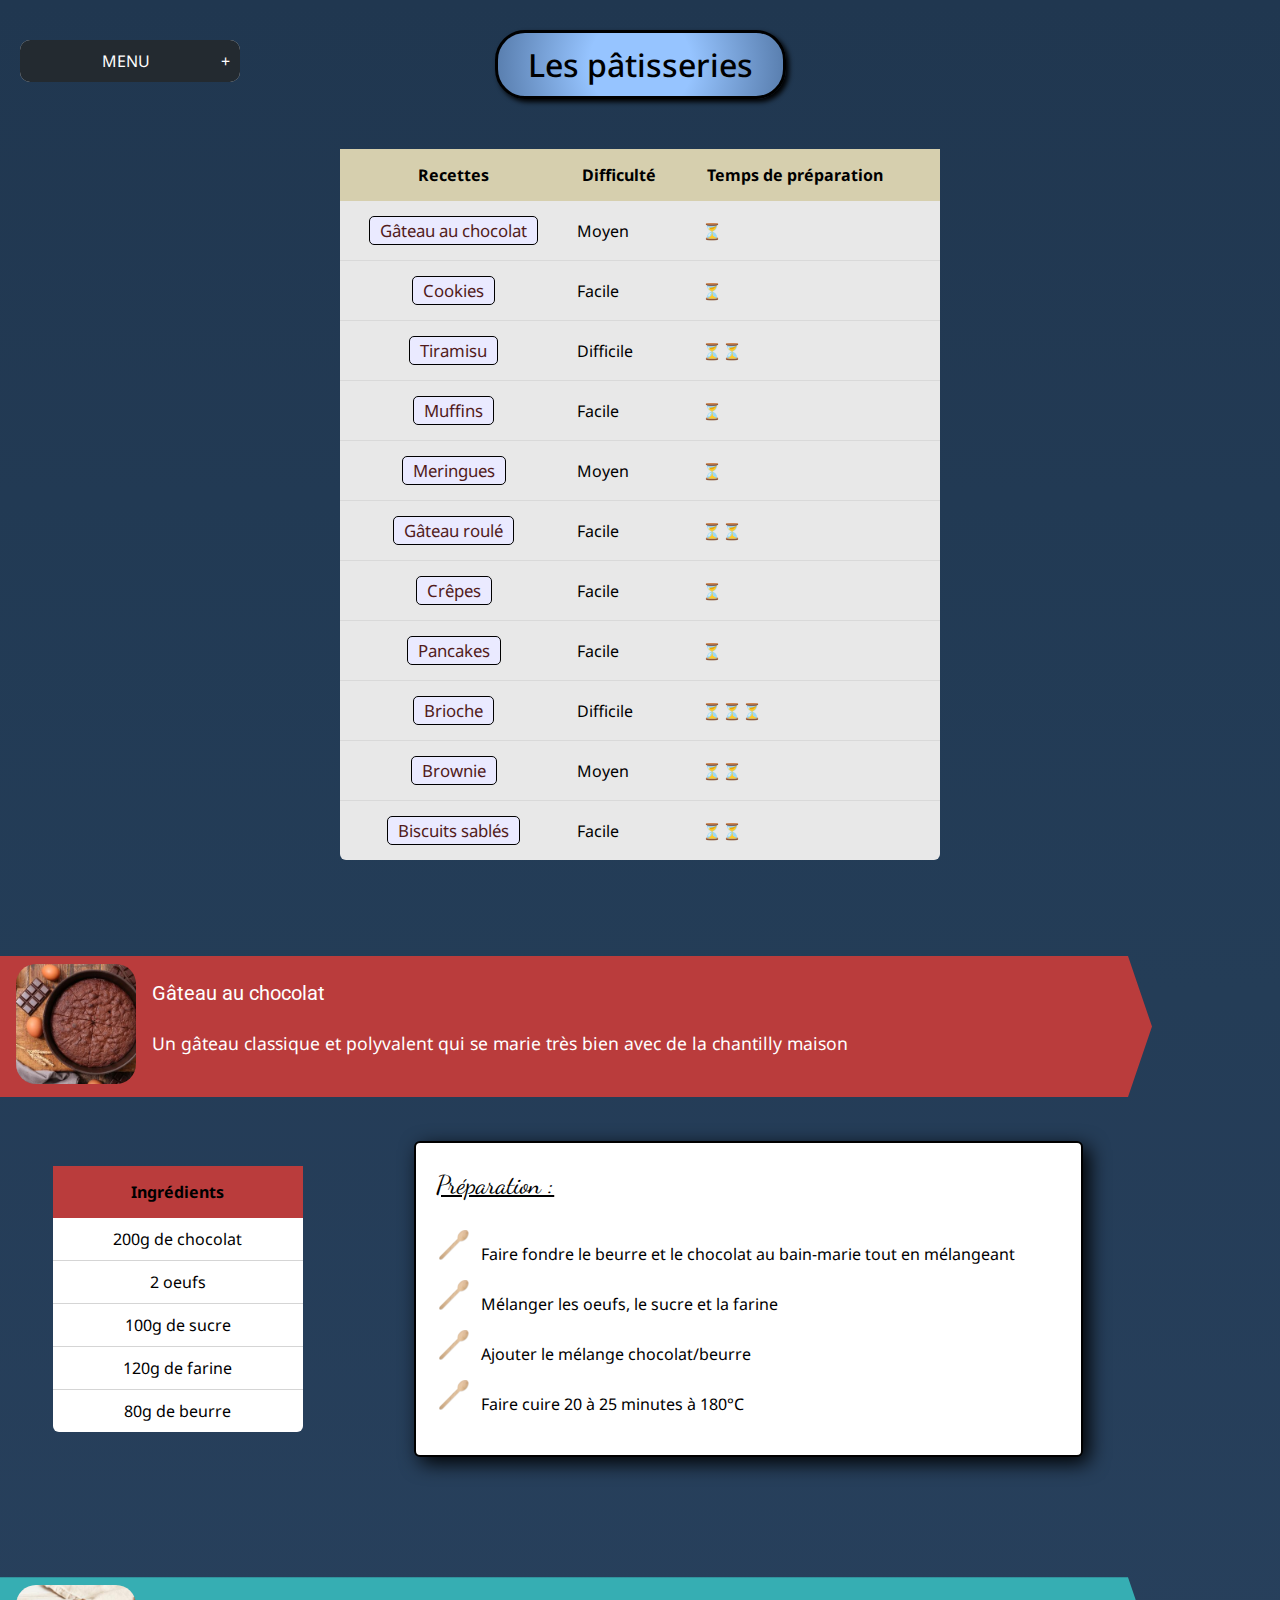
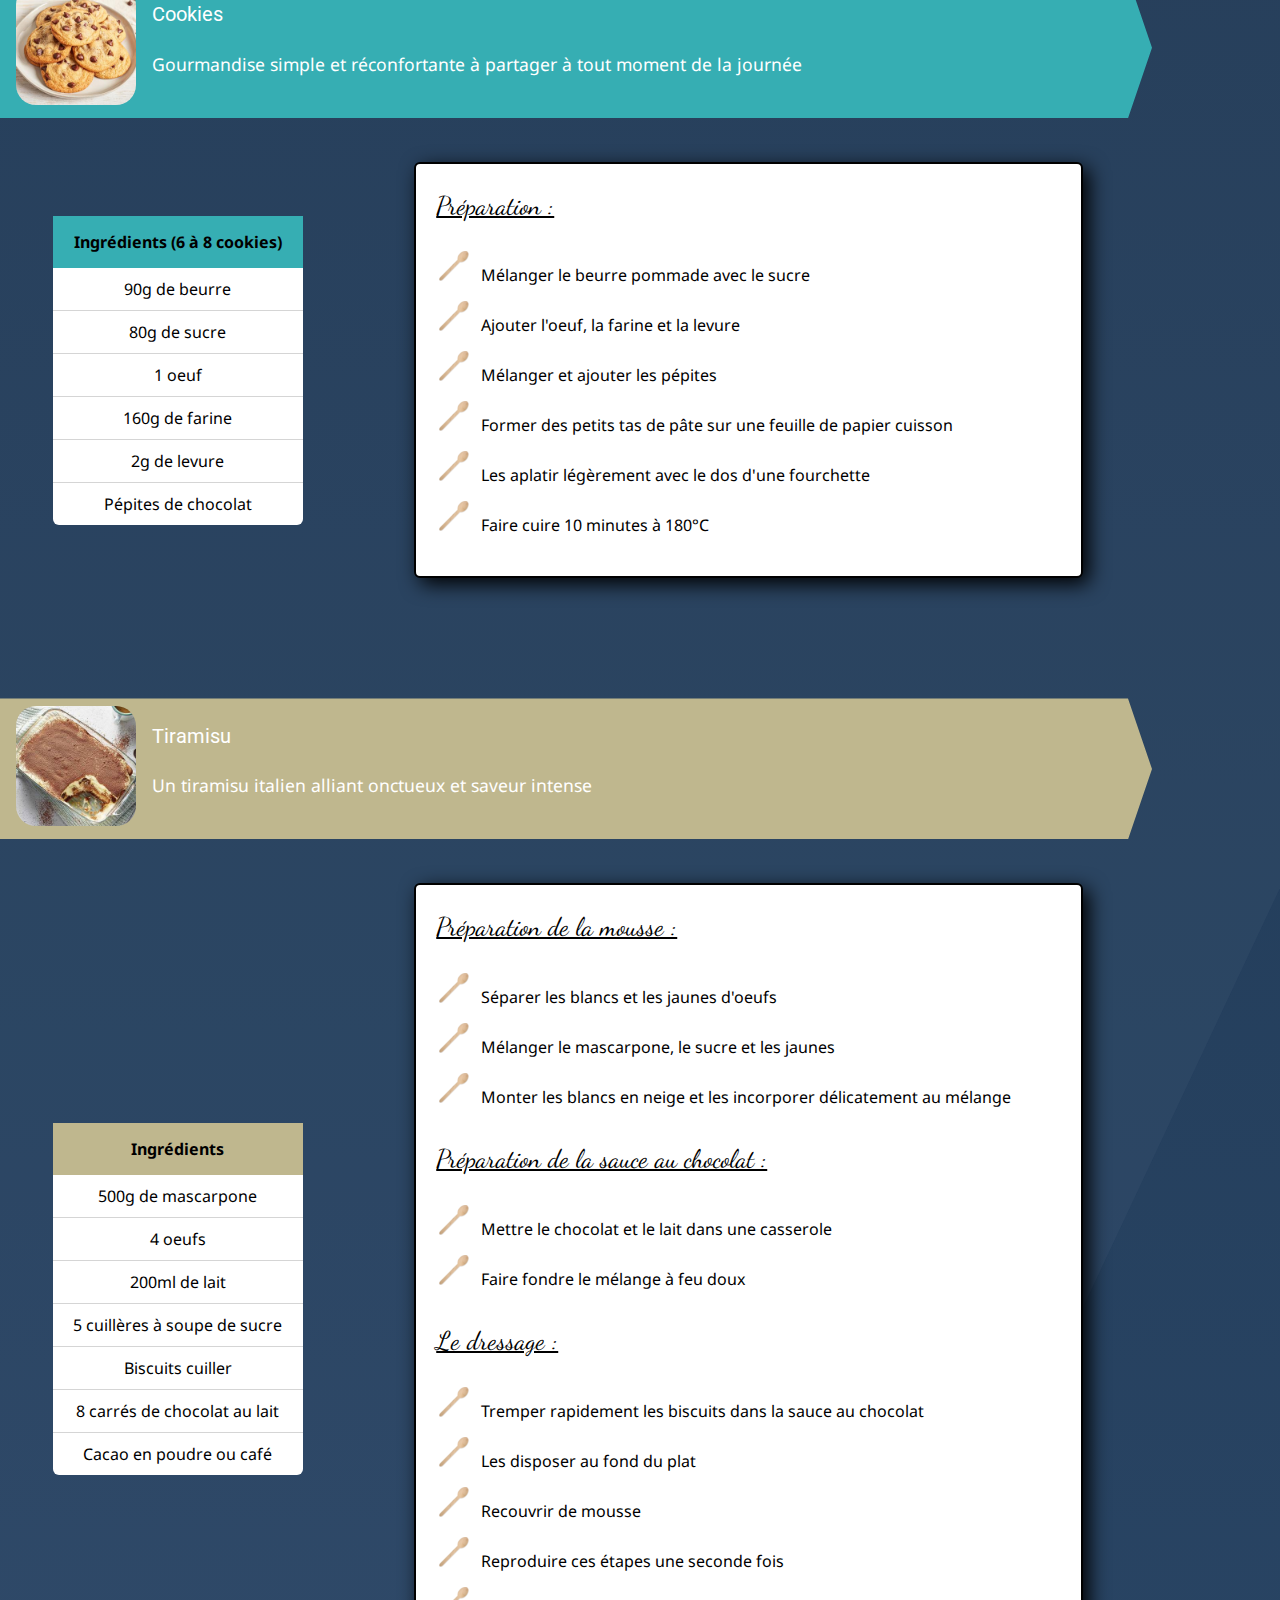
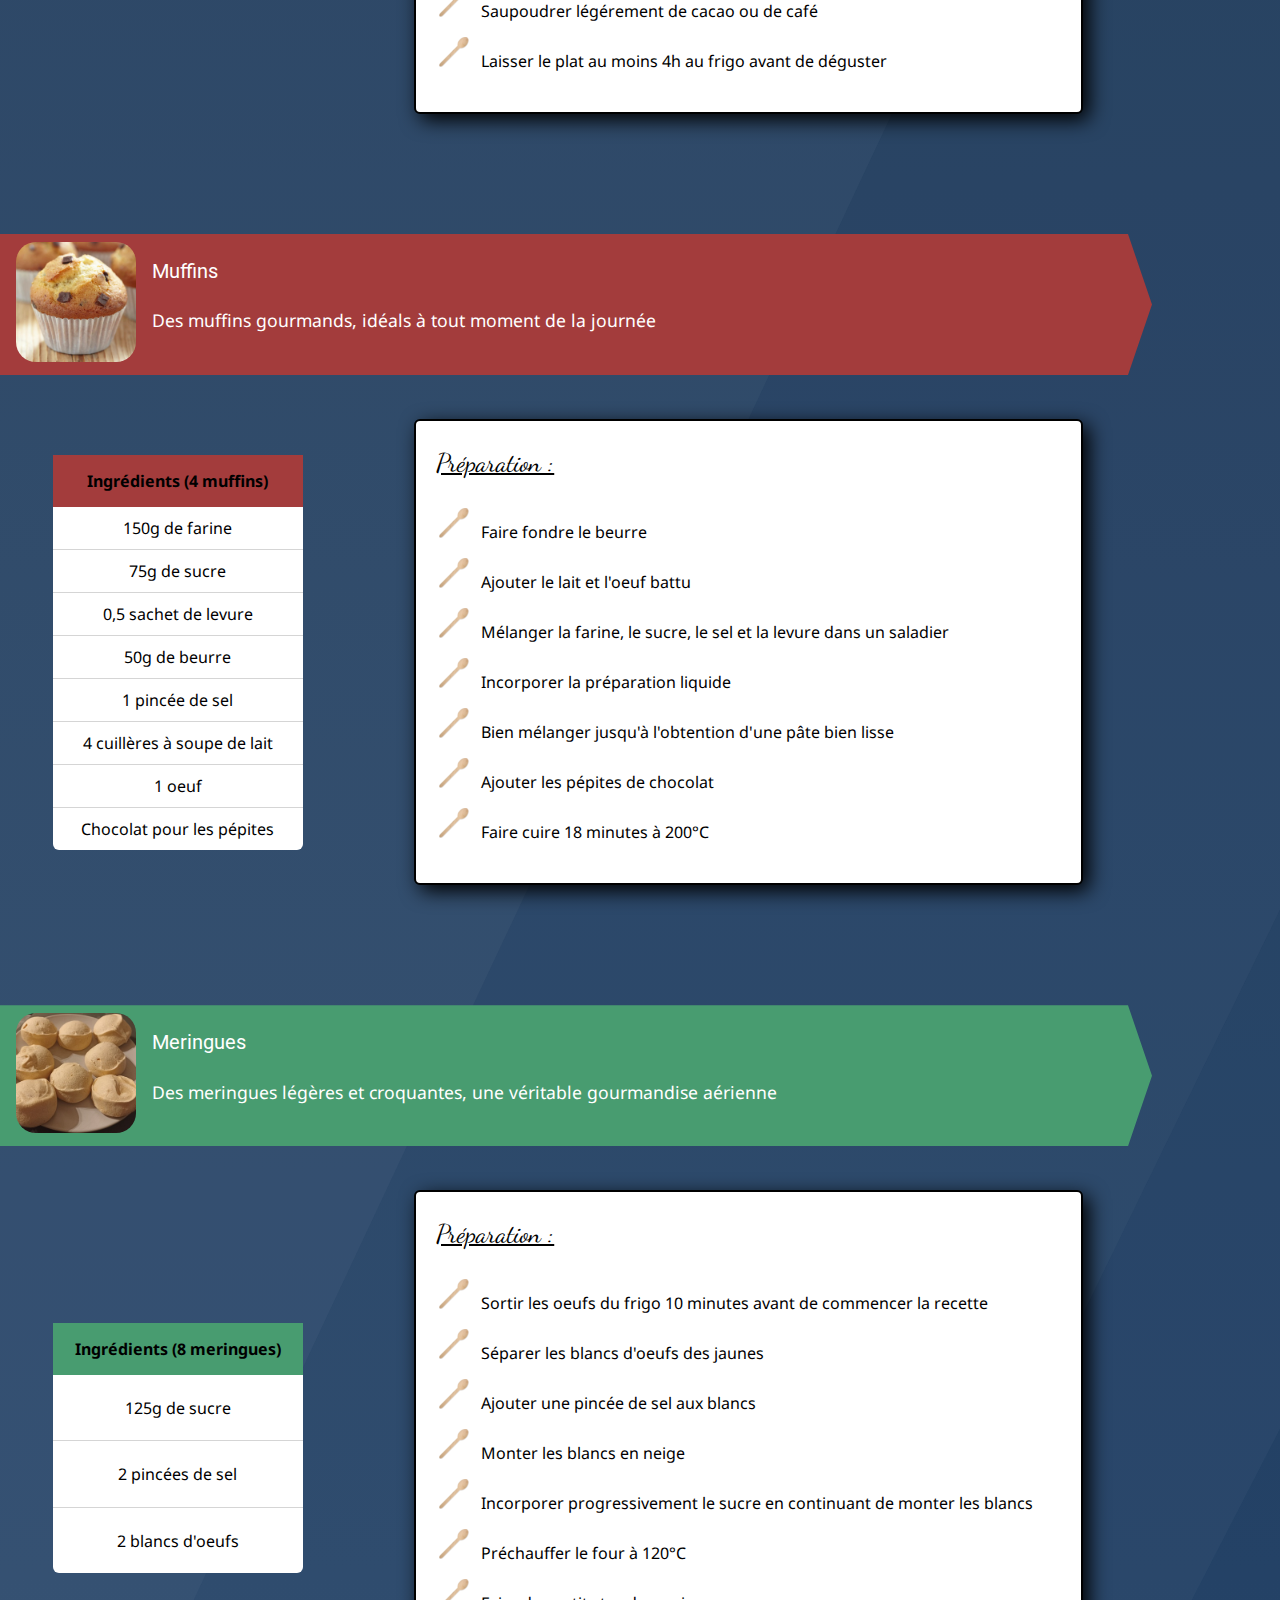
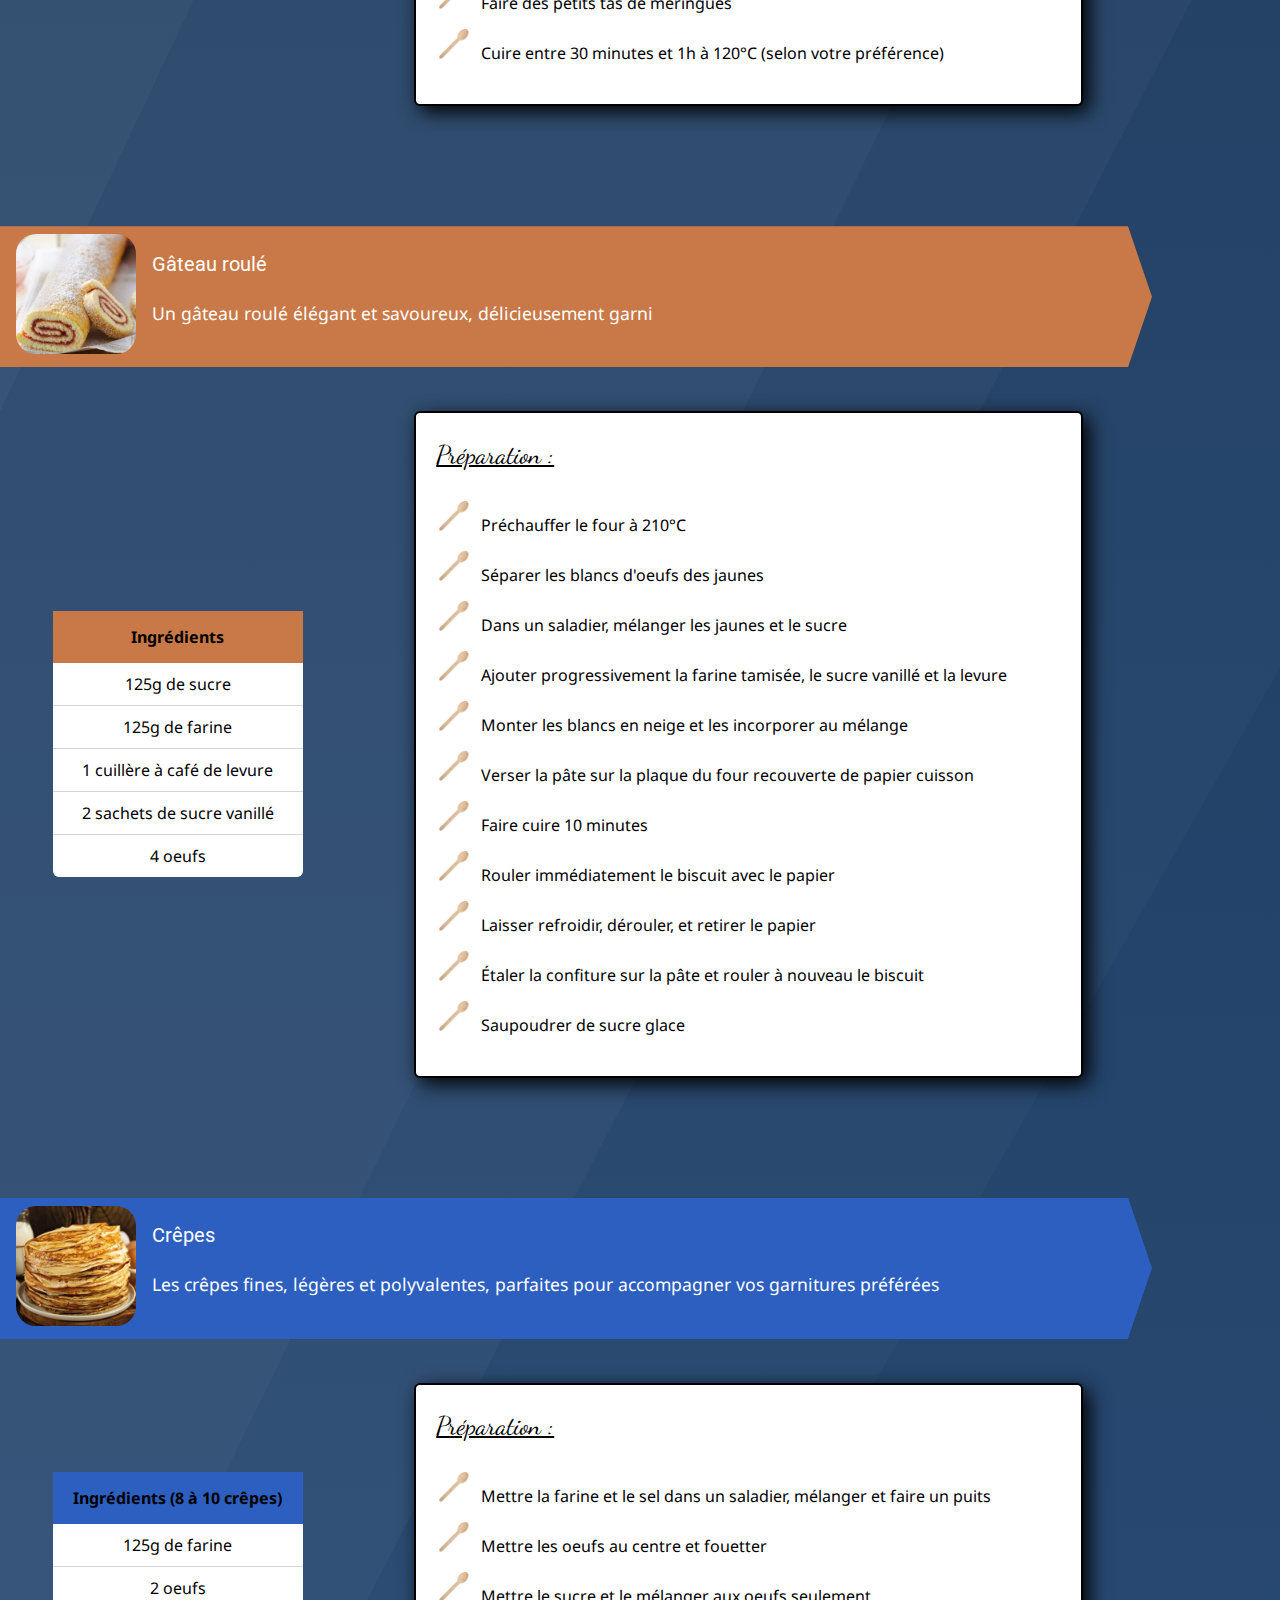
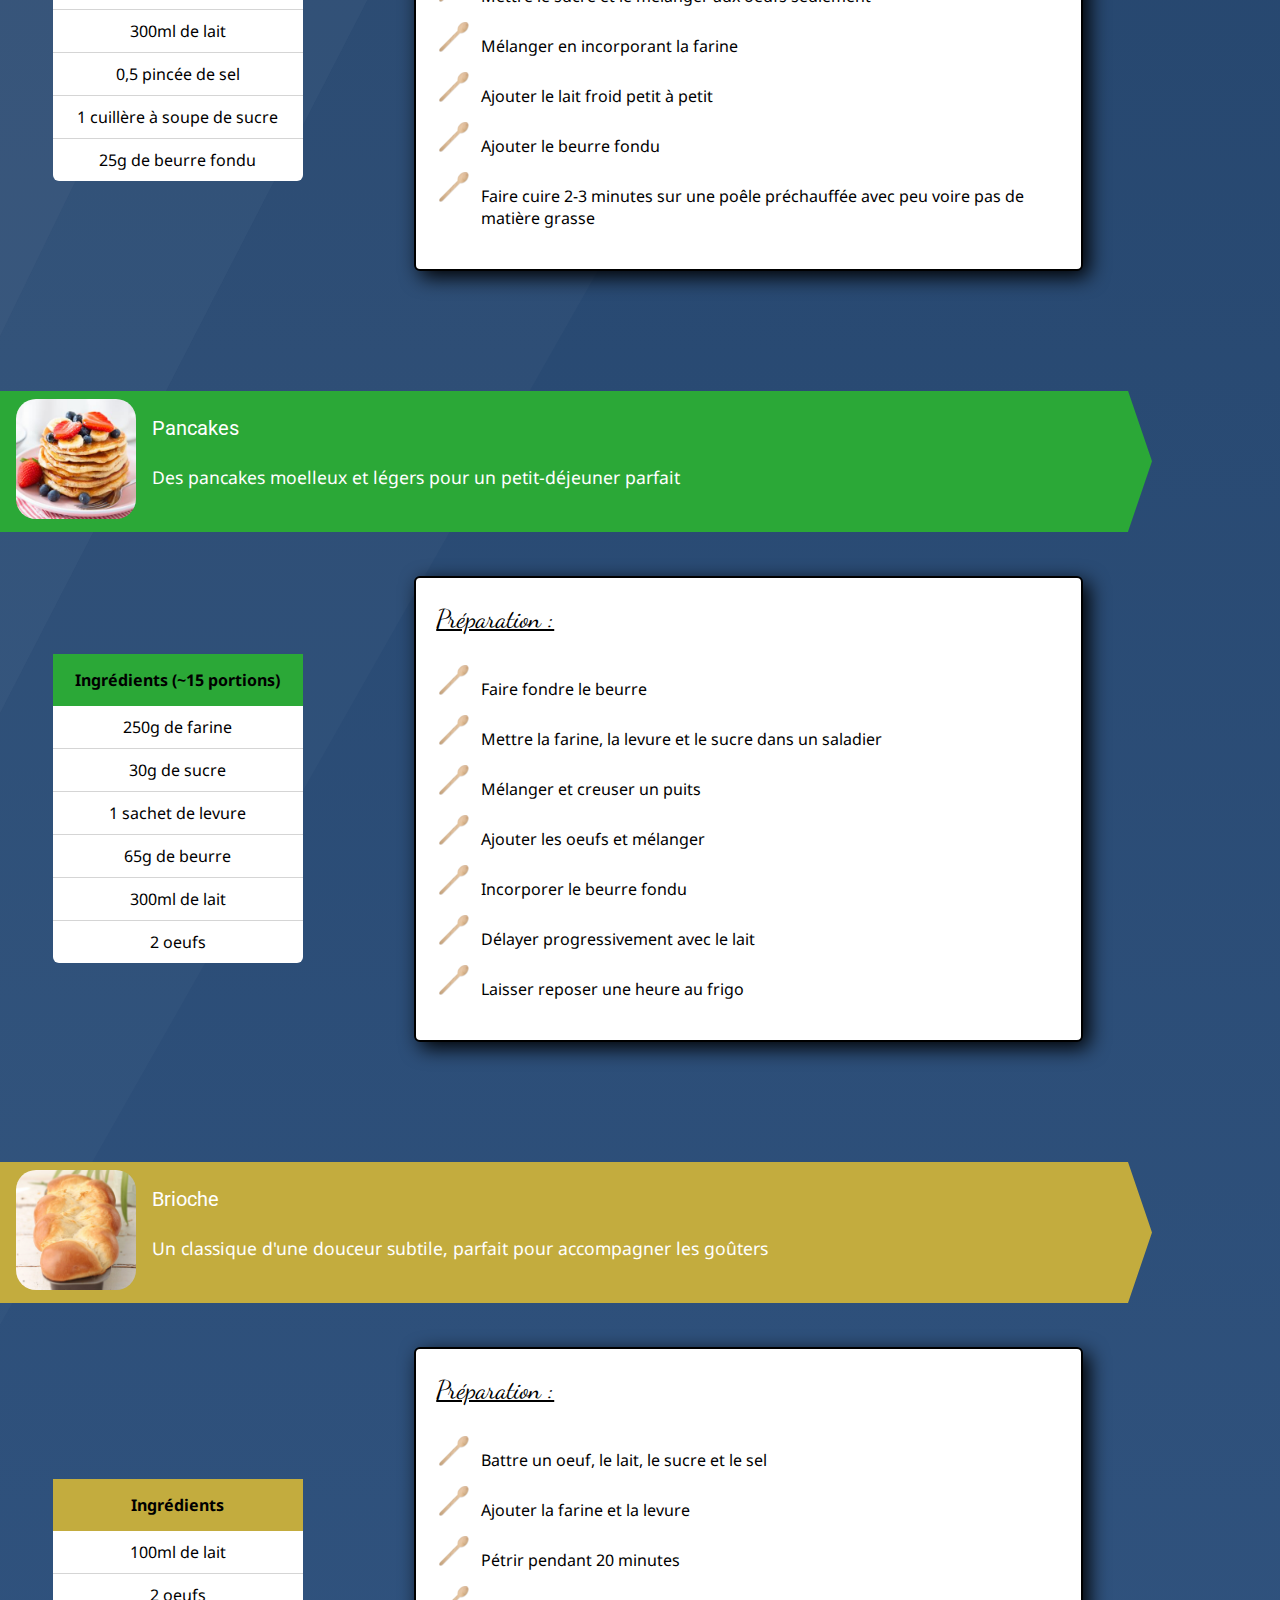
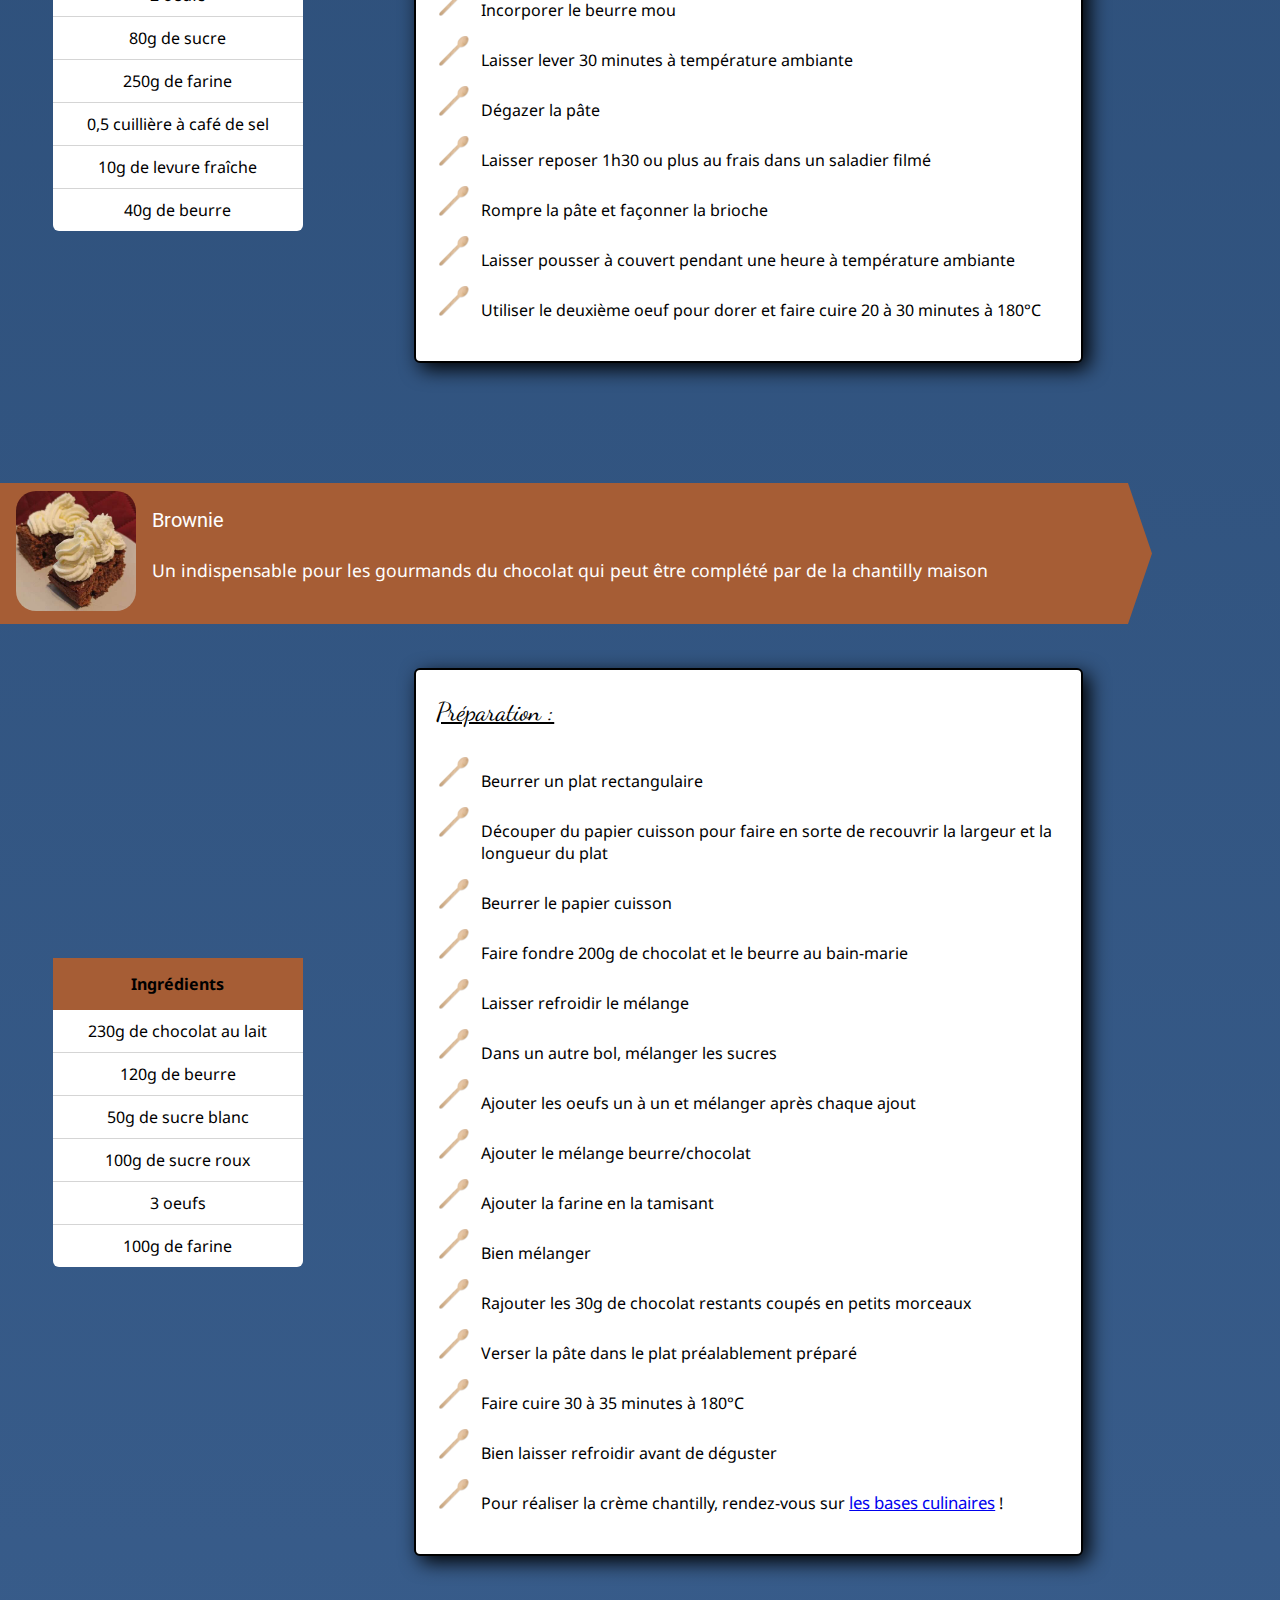
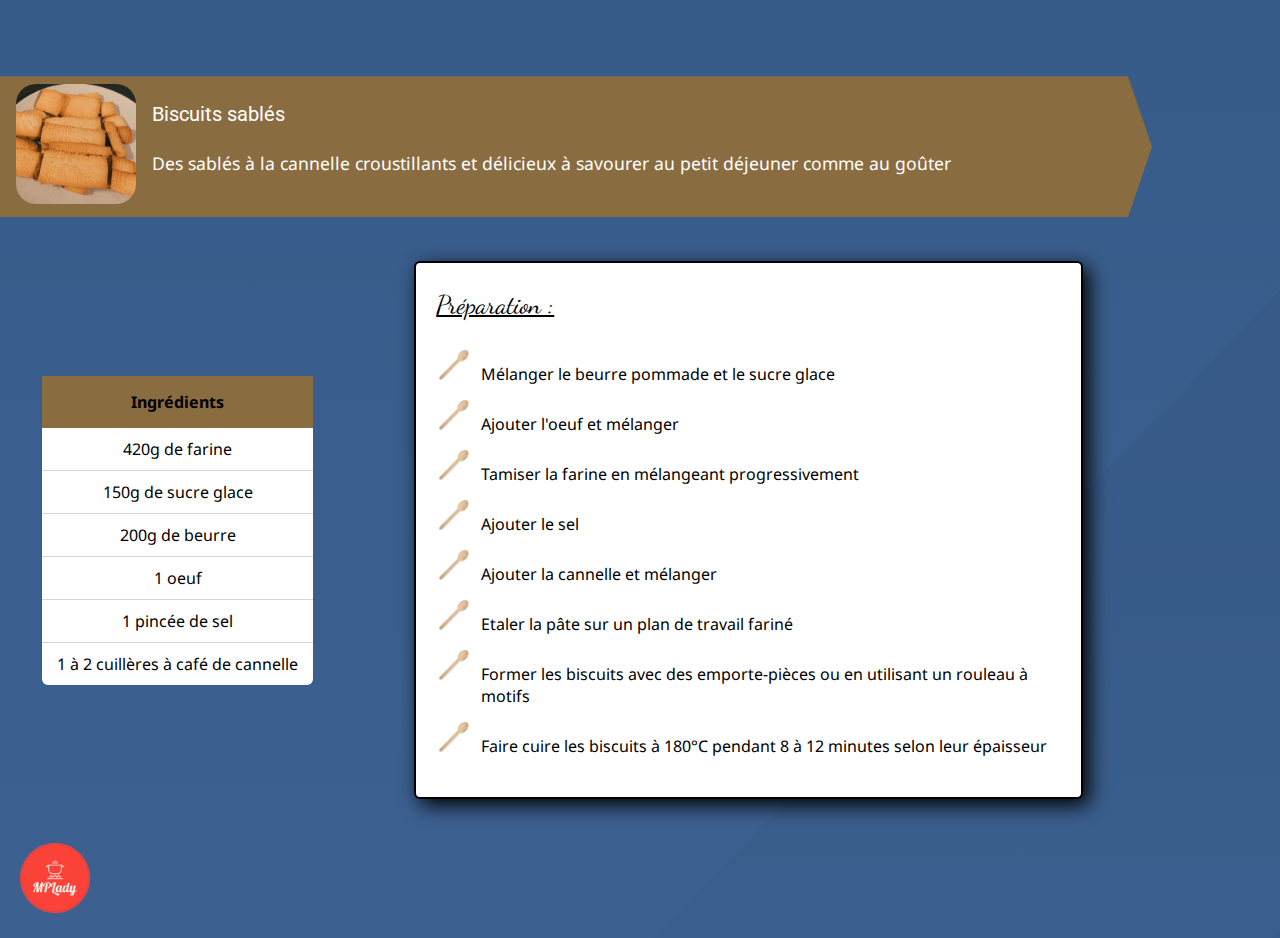
<file: Pages/Patisseries.html>
<!DOCTYPE html>
<html lang="fr">
    <head>
        <meta charset="UTF-8">
        <meta name="viewport" content="width=device-width, initial-scale=1.0">
        <title>Patisseries</title>
        <link rel="canonical" href="https://mpladycook.fr/Pages/Patisseries.html" />
        <link rel="shortcut icon" type="image/png" href="../Images/mini_mplady_logo.png"/>
        <link href="../CSS/style_patisseries.css" rel="stylesheet">
        <link href="../CSS/nav.css" rel="stylesheet">
        <link rel="preconnect" href="https://fonts.googleapis.com">
        <link rel="preconnect" href="https://fonts.gstatic.com" crossorigin>
        <link href="https://fonts.googleapis.com/css2?family=Dancing+Script:wght@500&family=Noto+Sans&family=Roboto:wght@500&display=swap" rel="stylesheet">
        <script src="../Script/adjustTxtPat.js"></script>

    </head>
    <body>
        <nav>
            <label for="touch"><span>MENU</span></label>               
            <input type="checkbox" id="touch"> 
            <div class="slide">
                <p class="liNav"><a href="../index.html"  class="aNav">Accueil</a></p>
                <p class="liNav"><a href="/Pages/Bases.html"  class="aNav">Les bases culinaires</a></p> 
                <p class="liNav"><a href="/Pages/PlatsClassiques.html"  class="aNav">Les plats classiques</a></p>
                <p class="liNav"><a href="/Pages/PlatsViande.html"  class="aNav">Les plats à base de viande</a></p>
                <p class="liNav"><a href="/Pages/PlatsMer.html"  class="aNav">Les plats de la mer</a></p>
                <p class="liNav"><a href="/Pages/Patisseries.html"  class="aNav">Les pâtisseries</a></p>
            </div>
            
        </nav>
        
        <h1>Les pâtisseries</h1>
        <table id="Tpat">
                <thead id="theadpat">
                    <tr>
                        <th id="thpatRecette">Recettes</th>
                        <th class="thpat">Difficulté</th>
                        <th class="thpat">Temps de préparation</th>
                    </tr>
                </thead>
                <tbody id="tbodypat">
                    <tr>
                        <td class="tdpat"><div class="breakTD"><a href="#gateauChoc">Gâteau au chocolat</a></div></td>
                        <td class="tdpat">Moyen</td>
                        <td class="tdpat">⏳</td>
                    </tr>
                    <tr>
                        <td class="tdpat"><div class="breakTD"><a href="#cookies">Cookies</a></div></td>
                        <td class="tdpat">Facile</td>
                        <td class="tdpat">⏳</td>
                    </tr>
                    <tr>
                        <td class="tdpat"><div class="breakTD"><a href="#tiramisu">Tiramisu</a></div></td>
                        <td class="tdpat">Difficile</td>
                        <td class="tdpat">⏳⏳</td>
                    </tr>
                    <tr>
                        <td class="tdpat"><div class="breakTD"><a href="#muffins">Muffins</a></div></td>
                        <td class="tdpat">Facile</td>
                        <td class="tdpat">⏳</td>
                    </tr>
                    <tr>
                        <td class="tdpat"><div class="breakTD"><a href="#meringues">Meringues</a></div></td>
                        <td class="tdpat">Moyen</td>
                        <td class="tdpat">⏳</td>
                    </tr>
                    <tr>
                        <td class="tdpat"><div class="breakTD"><a href="#roule">Gâteau roulé</a></div></td>
                        <td class="tdpat">Facile</td>
                        <td class="tdpat">⏳⏳</td>
                    </tr>
                    <tr>
                        <td class="tdpat"><div class="breakTD"><a href="#crepes">Crêpes</a></div></td>
                        <td class="tdpat">Facile</td>
                        <td class="tdpat">⏳</td>
                    </tr>
                    <tr>
                        <td class="tdpat"><div class="breakTD"><a href="#pancakes">Pancakes</a></div></td>
                        <td class="tdpat">Facile</td>
                        <td class="tdpat">⏳</td>
                    </tr>
                    <tr>
                        <td class="tdpat"><div class="breakTD"><a href="#brioche">Brioche</a></div></td>
                        <td class="tdpat">Difficile</td>
                        <td class="tdpat">⏳⏳⏳</td>
                    </tr>
                    <tr>
                        <td class="tdpat"><div class="breakTD"><a href="#brownie">Brownie</a></div></td>
                        <td class="tdpat">Moyen</td>
                        <td class="tdpat">⏳⏳</td>
                    </tr>
                    <tr>
                        <td class="tdpat"><div class="breakTD"><a href="#biscuits">Biscuits sablés</a></div></td>
                        <td class="tdpat">Facile</td>
                        <td class="tdpat">⏳⏳</td>
                    </tr>
                </tbody>
                
        </table>
        <ol class="olcards">
            <li style="--cardColor: #BA3C3C" class="licard">
                <div class="content">
                    <div class="icon" id="gateauChoc"><img src="../Images/Patisserie/gateau_chocolat.jpg" class="Eximg"></div>
                    <div class="title">Gâteau au chocolat</div>
                    <div class="text" id="IDGateauChoc"></div>
                </div>
            </li>
            <div class="container">
                <div class="ingredients">
                    <table class="TIng">
                        <thead class="theadIng" style="--thcolor:#BA3C3C">
                            <tr><th class="thIng">Ingrédients</th></tr>
                        </thead>
                        <tbody class="tbodyIng">
                            <tr><td class="tdIng">200g de chocolat</td></tr>
                            <tr><td class="tdIng">2 oeufs</td></tr>
                            <tr><td class="tdIng">100g de sucre</td></tr>
                            <tr><td class="tdIng">120g de farine</td><tr>
                            <tr><td class="tdIng">80g de beurre</td></tr>
                        </tbody>
                    </table>
                </div>
                <div class="preparation">
                    <p class="titrePrep">Préparation :</p>
                    <ul class="ulPrep">
                        <li class="liPrep">Faire fondre le beurre et le chocolat au bain-marie tout en mélangeant</li>
                        <li class="liPrep">Mélanger les oeufs, le sucre et la farine</li>
                        <li class="liPrep">Ajouter le mélange chocolat/beurre</li>
                        <li class="liPrep">Faire cuire 20 à 25 minutes à 180°C</li>
                    </ul>
                </div>
            </div>
            <li style="--cardColor:#36aeb3" class="licard">
                <div class="content">
                    <div class="icon" id="cookies"><img src="../Images/Patisserie/cookies.jpg" class="Eximg"></div>
                    <div class="title">Cookies</div>
                    <div class="text" id="IDCookies"></div>
                </div>
            </li>
            <div class="container">
                <div class="ingredients">
                    <table class="TIng">
                        <thead class="theadIng" style="--thcolor:#36aeb3">
                            <tr><th class="thIng">Ingrédients (6 à 8 cookies)</th></tr>
                        </thead>
                        <tbody class="tbodyIng">
                            <tr><td class="tdIng">90g de beurre</td></tr>
                            <tr><td class="tdIng">80g de sucre</td></tr>
                            <tr><td class="tdIng">1 oeuf</td></tr>
                            <tr><td class="tdIng">160g de farine</td></tr>
                            <tr><td class="tdIng">2g de levure</td></tr>
                            <tr><td class="tdIng">Pépites de chocolat</td></tr>
                        </tbody>
                    </table>
                </div>
                <div class="preparation">
                    <p class="titrePrep">Préparation :</p>
                    <ul class="ulPrep">
                        <li class="liPrep">Mélanger le beurre pommade avec le sucre</li>
                        <li class="liPrep">Ajouter l'oeuf, la farine et la levure</li>
                        <li class="liPrep">Mélanger et ajouter les pépites</li>
                        <li class="liPrep">Former des petits tas de pâte sur une feuille de papier cuisson</li>
                        <li class="liPrep">Les aplatir légèrement avec le dos d'une fourchette</li>
                        <li class="liPrep">Faire cuire 10 minutes à 180°C</li>
                    </ul>
                </div>
            </div>
            <li style="--cardColor:#bfb78e" class="licard">
                <div class="content">
                    <div class="icon" id="tiramisu"><img src="../Images/Patisserie/tiramisu.jpg" class="Eximg"></div>
                    <div class="title">Tiramisu</div>
                    <div class="text" id="IDTiramisu"></div>
                </div>
            </li>
            <div class="container">
                <div class="ingredients">
                    <table class="TIng">
                        <thead class="theadIng" style="--thcolor:#bfb78e">
                            <tr><th class="thIng">Ingrédients</th></tr>
                        </thead>
                        <tbody class="tbodyIng">
                            <tr><td class="tdIng">500g de mascarpone</td></tr>
                            <tr><td class="tdIng">4 oeufs</td></tr>
                            <tr><td class="tdIng">200ml de lait</td></tr>
                            <tr><td class="tdIng">5 cuillères à soupe de sucre</td></tr>
                            <tr><td class="tdIng">Biscuits cuiller</td></tr>
                            <tr><td class="tdIng">8 carrés de chocolat au lait</td></tr>
                            <tr><td class="tdIng">Cacao en poudre ou café</td></tr>
                        </tbody>
                    </table>
                </div>
                <div class="preparation">
                    <p class="titrePrep">Préparation de la mousse :</p>
                    <ul class="ulPrep">
                        <li class="liPrep">Séparer les blancs et les jaunes d'oeufs</li>
                        <li class="liPrep">Mélanger le mascarpone, le sucre et les jaunes</li>
                        <li class="liPrep">Monter les blancs en neige et les incorporer délicatement au mélange</li>
                    </ul>
                    <p class="titrePrep">Préparation de la sauce au chocolat :</p>
                    <ul class="ulPrep">
                        <li class="liPrep">Mettre le chocolat et le lait dans une casserole</li>
                        <li class="liPrep">Faire fondre le mélange à feu doux</li>
                    </ul>
                    <p class="titrePrep">Le dressage :</p>
                    <ul class="ulPrep">
                        <li class="liPrep">Tremper rapidement les biscuits dans la sauce au chocolat</li>
                        <li class="liPrep">Les disposer au fond du plat</li>
                        <li class="liPrep">Recouvrir de mousse</li>
                        <li class="liPrep">Reproduire ces étapes une seconde fois</li>
                        <li class="liPrep">Saupoudrer légérement de cacao ou de café</li>
                        <li class="liPrep">Laisser le plat au moins 4h au frigo avant de déguster</li>
                    </ul>
                </div>
            </div>
            <li style="--cardColor:#A33C3C" class="licard">
                <div class="content">
                    <div class="icon" id="muffins"><img src="../Images/Patisserie/muffins.jpg" class="Eximg"></div>
                    <div class="title">Muffins</div>
                    <div class="text" id="IDMuffins"></div>
                </div>
            </li>
            <div class="container">
                <div class="ingredients">
                    <table class="TIng">
                        <thead class="theadIng" style="--thcolor:#A33C3C">
                            <tr><th class="thIng">Ingrédients (4 muffins)</th></tr>
                        </thead>
                        <tbody class="tbodyIng">
                            <tr><td class="tdIng">150g de farine</td></tr>
                            <tr><td class="tdIng">75g de sucre</td></tr>
                            <tr><td class="tdIng">0,5 sachet de levure</td></tr>
                            <tr><td class="tdIng">50g de beurre</td></tr>
                            <tr><td class="tdIng">1 pincée de sel</td></tr>
                            <tr><td class="tdIng">4 cuillères à soupe de lait</td></tr>
                            <tr><td class="tdIng">1 oeuf</td></tr>
                            <tr><td class="tdIng">Chocolat pour les pépites</td></tr>
                        </tbody>
                    </table>
                </div>
                <div class="preparation">
                    <p class="titrePrep">Préparation :</p>
                    <ul class="ulPrep">
                        <li class="liPrep">Faire fondre le beurre</li>
                        <li class="liPrep">Ajouter le lait et l'oeuf battu</li>
                        <li class="liPrep">Mélanger la farine, le sucre, le sel et la levure dans un saladier</li>
                        <li class="liPrep">Incorporer la préparation liquide</li>
                        <li class="liPrep">Bien mélanger jusqu'à l'obtention d'une pâte bien lisse</li>
                        <li class="liPrep">Ajouter les pépites de chocolat</li>
                        <li class="liPrep">Faire cuire 18 minutes à 200°C</li>
                    </ul>
                </div>
            </div>
            <li style="--cardColor:#489c70" class="licard">
                <div class="content">
                    <div class="icon" id="meringues"><img src="../Images/Patisserie/meringues.jpg" class="Eximg"></div>
                    <div class="title">Meringues</div>
                    <div class="text" id="IDMeringues"></div>
                </div>
            </li>
            <div class="container">
                <div class="ingredients">
                    <table class="TIng">
                        <thead class="theadIng" style="--thcolor:#489c70">
                            <tr><th class="thIng">Ingrédients (8 meringues)</th></tr>
                        </thead>
                        <tbody class="tbodyIng">
                            <tr><td class="tdIng">125g de sucre</td></tr>
                            <tr><td class="tdIng">2 pincées de sel</td></tr>
                            <tr><td class="tdIng">2 blancs d'oeufs</td></tr>
                        </tbody>
                    </table>
                </div>
                <div class="preparation">
                    <p class="titrePrep">Préparation :</p>
                    <ul class="ulPrep">
                        <li class="liPrep">Sortir les oeufs du frigo 10 minutes avant de commencer la recette</li>
                        <li class="liPrep">Séparer les blancs d'oeufs des jaunes</li>
                        <li class="liPrep">Ajouter une pincée de sel aux blancs</li>
                        <li class="liPrep">Monter les blancs en neige</li>
                        <li class="liPrep">Incorporer progressivement le sucre en continuant de monter les blancs</li>
                        <li class="liPrep">Préchauffer le four à 120°C</li>
                        <li class="liPrep">Faire des petits tas de meringues</li>
                        <li class="liPrep">Cuire entre 30 minutes et 1h à 120°C (selon votre préférence)</li>
                    </ul>
                </div>
            </div>
            <li style="--cardColor:#c97947" class="licard">
                <div class="content">
                    <div class="icon" id="roule"><img src="../Images/Patisserie/roule.jpeg" class="Eximg"></div>
                    <div class="title">Gâteau roulé</div>
                    <div class="text" id="IDRoule"></div>
                </div>
            </li>
            <div class="container">
                <div class="ingredients">
                    <table class="TIng">
                        <thead class="theadIng" style="--thcolor:#c97947">
                            <tr><th class="thIng">Ingrédients</th></tr>
                        </thead>
                        <tbody class="tbodyIng">
                            <tr><td class="tdIng">125g de sucre</td></tr>
                            <tr><td class="tdIng">125g de farine</td></tr>
                            <tr><td class="tdIng">1 cuillère à café de levure</td></tr>
                            <tr><td class="tdIng">2 sachets de sucre vanillé</td></tr>
                            <tr><td class="tdIng">4 oeufs</td></tr>
                        </tbody>
                    </table>
                </div>
                <div class="preparation">
                    <p class="titrePrep">Préparation :</p>
                    <ul class="ulPrep">
                        <li class="liPrep">Préchauffer le four à 210°C</li>
                        <li class="liPrep">Séparer les blancs d'oeufs des jaunes</li>
                        <li class="liPrep">Dans un saladier, mélanger les jaunes et le sucre</li>
                        <li class="liPrep">Ajouter progressivement la farine tamisée, le sucre vanillé et la levure</li>
                        <li class="liPrep">Monter les blancs en neige et les incorporer au mélange</li>
                        <li class="liPrep">Verser la pâte sur la plaque du four recouverte de papier cuisson</li>
                        <li class="liPrep">Faire cuire 10 minutes</li>
                        <li class="liPrep">Rouler immédiatement le biscuit avec le papier</li>
                        <li class="liPrep">Laisser refroidir, dérouler, et retirer le papier</li>
                        <li class="liPrep">Étaler la confiture sur la pâte et rouler à nouveau le biscuit</li>
                        <li class="liPrep">Saupoudrer de sucre glace</li>
                    </ul>
                </div>
            </div>
            <li style="--cardColor:#2c5fbf" class="licard">
                <div class="content">
                    <div class="icon" id="crepes"><img src="../Images/Patisserie/crepes.jpg" class="Eximg"></div>
                    <div class="title">Crêpes </div>
                    <div class="text" id="IDCrepes"></div>
                </div>
            </li>
            <div class="container">
                <div class="ingredients">
                    <table class="TIng">
                        <thead class="theadIng" style="--thcolor:#2c5fbf">
                            <tr><th class="thIng">Ingrédients (8 à 10 crêpes)</th></tr>
                        </thead>
                        <tbody class="tbodyIng">
                            <tr><td class="tdIng">125g de farine</td></tr>
                            <tr><td class="tdIng">2 oeufs</td></tr>
                            <tr><td class="tdIng">300ml de lait</td></tr>
                            <tr><td class="tdIng">0,5 pincée de sel</td></tr>
                            <tr><td class="tdIng">1 cuillère à soupe de sucre</td></tr>
                            <tr><td class="tdIng">25g de beurre fondu</td></tr>
                        </tbody>
                    </table>
                </div>
                <div class="preparation">
                    <p class="titrePrep">Préparation :</p>
                    <ul class="ulPrep">
                        <li class="liPrep">Mettre la farine et le sel dans un saladier, mélanger et faire un puits</li>
                        <li class="liPrep">Mettre les oeufs au centre et fouetter</li>
                        <li class="liPrep">Mettre le sucre et le mélanger aux oeufs seulement</li>
                        <li class="liPrep">Mélanger en incorporant la farine</li>
                        <li class="liPrep">Ajouter le lait froid petit à petit</li>
                        <li class="liPrep">Ajouter le beurre fondu</li>
                        <li class="liPrep">Faire cuire 2-3 minutes sur une poêle préchauffée avec peu voire pas de matière grasse</li>

                    </ul>
                </div>
            </div>
            <li style="--cardColor:#2BA837" class="licard">
                <div class="content">
                    <div class="icon" id="pancakes"><img src="../Images/Patisserie/pancakes.jpg" class="Eximg"></div>
                    <div class="title">Pancakes</div>
                    <div class="text" id="IDPancakes"></div>
                </div>
            </li>
            <div class="container">
                <div class="ingredients">
                    <table class="TIng">
                        <thead class="theadIng" style="--thcolor:#2BA837">
                            <tr><th class="thIng">Ingrédients (~15 portions)</th></tr>
                        </thead>
                        <tbody class="tbodyIng">
                            <tr><td class="tdIng">250g de farine</td></tr>
                            <tr><td class="tdIng">30g de sucre</td></tr>
                            <tr><td class="tdIng">1 sachet de levure</td></tr>
                            <tr><td class="tdIng">65g de beurre</td></tr>
                            <tr><td class="tdIng">300ml de lait</td></tr>
                            <tr><td class="tdIng">2 oeufs</td></tr>
                        </tbody>
                    </table>
                </div>
                <div class="preparation">
                    <p class="titrePrep">Préparation :</p>
                    <ul class="ulPrep">
                        <li class="liPrep">Faire fondre le beurre</li>
                        <li class="liPrep">Mettre la farine, la levure et le sucre dans un saladier</li>
                        <li class="liPrep">Mélanger et creuser un puits</li>
                        <li class="liPrep">Ajouter les oeufs et mélanger</li>
                        <li class="liPrep">Incorporer le beurre fondu</li>
                        <li class="liPrep">Délayer progressivement avec le lait</li>
                        <li class="liPrep">Laisser reposer une heure au frigo</li>
                    </ul>
                </div>
            </div>
            <li style="--cardColor:#C3AC3E" class="licard">
                <div class="content">
                    <div class="icon" id="brioche"><img src="../Images/Patisserie/brioche.jpg" class="Eximg"></div>
                    <div class="title">Brioche</div>
                    <div class="text" id="IDBrioche"></div>
                </div>
            </li>
            <div class="container">
                <div class="ingredients">
                    <table class="TIng">
                        <thead class="theadIng" style="--thcolor:#C3AC3E">
                            <tr><th class="thIng">Ingrédients</th></tr>
                        </thead>
                        <tbody class="tbodyIng">
                            <tr><td class="tdIng">100ml de lait</td></tr>
                            <tr><td class="tdIng">2 oeufs</td></tr>
                            <tr><td class="tdIng">80g de sucre</td></tr>
                            <tr><td class="tdIng">250g de farine</td></tr>
                            <tr><td class="tdIng">0,5 cuillière à café de sel</td></tr>
                            <tr><td class="tdIng">10g de levure fraîche</td></tr>
                            <tr><td class="tdIng">40g de beurre</td></tr>
                        </tbody>
                    </table>
                </div>
                <div class="preparation">
                    <p class="titrePrep">Préparation :</p>
                    <ul class="ulPrep">
                        <li class="liPrep">Battre un oeuf, le lait, le sucre et le sel</li>
                        <li class="liPrep">Ajouter la farine et la levure</li>
                        <li class="liPrep">Pétrir pendant 20 minutes</li>
                        <li class="liPrep">Incorporer le beurre mou</li>
                        <li class="liPrep">Laisser lever 30 minutes à température ambiante</li>
                        <li class="liPrep">Dégazer la pâte</li>
                        <li class="liPrep">Laisser reposer 1h30 ou plus au frais dans un saladier filmé</li>
                        <li class="liPrep">Rompre la pâte et façonner la brioche</li>
                        <li class="liPrep">Laisser pousser à couvert pendant une heure à température ambiante</li>
                        <li class="liPrep">Utiliser le deuxième oeuf pour dorer et faire cuire 20 à 30 minutes à 180°C</li>
                    </ul>
                </div>
            </div>
            <li style="--cardColor:#a65d35" class="licard">
                <div class="content">
                    <div class="icon" id="brownie"><img src="../Images/Patisserie/brownie.jpg" class="Eximg"></div>
                    <div class="title">Brownie</div>
                    <div class="text" id="IDBrownie"></div>
                </div>
            </li>
            <div class="container">
                <div class="ingredients">
                    <table class="TIng">
                        <thead class="theadIng" style="--thcolor:#a65d35">
                            <tr><th class="thIng">Ingrédients</th></tr>
                        </thead>
                        <tbody class="tbodyIng">
                            <tr><td class="tdIng">230g de chocolat au lait</td></tr>
                            <tr><td class="tdIng">120g de beurre</td></tr>
                            <tr><td class="tdIng">50g de sucre blanc</td></tr>
                            <tr><td class="tdIng">100g de sucre roux</td></tr>
                            <tr><td class="tdIng">3 oeufs</td></tr>
                            <tr><td class="tdIng">100g de farine</td></tr>
                        </tbody>
                    </table>
                </div>
                <div class="preparation">
                    <p class="titrePrep">Préparation :</p>
                    <ul class="ulPrep">
                        <li class="liPrep">Beurrer un plat rectangulaire</li>
                        <li class="liPrep">Découper du papier cuisson pour faire en sorte de recouvrir la largeur et la longueur du plat</li>
                        <li class="liPrep">Beurrer le papier cuisson</li>
                        <li class="liPrep">Faire fondre 200g de chocolat et le beurre au bain-marie</li>
                        <li class="liPrep">Laisser refroidir le mélange</li>
                        <li class="liPrep">Dans un autre bol, mélanger les sucres</li>
                        <li class="liPrep">Ajouter les oeufs un à un et mélanger après chaque ajout</li>
                        <li class="liPrep">Ajouter le mélange beurre/chocolat</li>
                        <li class="liPrep">Ajouter la farine en la tamisant</li>
                        <li class="liPrep">Bien mélanger</li>
                        <li class="liPrep">Rajouter les 30g de chocolat restants coupés en petits morceaux</li>
                        <li class="liPrep">Verser la pâte dans le plat préalablement préparé</li>
                        <li class="liPrep">Faire cuire 30 à 35 minutes à 180°C</li>
                        <li class="liPrep">Bien laisser refroidir avant de déguster</li>
                        <li class="liPrep">Pour réaliser la crème chantilly, rendez-vous sur <a href="Bases.html#chantilly" target="_blank" class="hoverLink">les bases culinaires</a> !</li>
                    </ul>
                </div>
            </div>
            <li style="--cardColor:#8a6c41" class="licard">
                <div class="content">
                    <div class="icon" id="biscuits"><img src="../Images/Patisserie/biscuits_sables.jpg" class="Eximg"></div>
                    <div class="title">Biscuits sablés</div>
                    <div class="text" id="IDBiscuits"></div>
                </div>
            </li>
            <div class="container">
                <div class="ingredients">
                    <table class="TIng">
                        <thead class="theadIng" style="--thcolor:#8a6c41">
                            <tr><th class="thIng">Ingrédients</th></tr>
                        </thead>
                        <tbody class="tbodyIng">
                            <tr><td class="tdIng">420g de farine</td></tr>
                            <tr><td class="tdIng">150g de sucre glace</td></tr>
                            <tr><td class="tdIng">200g de beurre</td></tr>
                            <tr><td class="tdIng">1 oeuf</td></tr>
                            <tr><td class="tdIng">1 pincée de sel</td></tr>
                            <tr><td class="tdIng">1 à 2 cuillères à café de cannelle</td></tr>
                        </tbody>
                    </table>
                </div>
                <div class="preparation">
                    <p class="titrePrep">Préparation :</p>
                    <ul class="ulPrep">
                        <li class="liPrep">Mélanger le beurre pommade et le sucre glace</li>
                        <li class="liPrep">Ajouter l'oeuf et mélanger</li>
                        <li class="liPrep">Tamiser la farine en mélangeant progressivement</li>
                        <li class="liPrep">Ajouter le sel</li>
                        <li class="liPrep">Ajouter la cannelle et mélanger</li>
                        <li class="liPrep">Etaler la pâte sur un plan de travail fariné</li>
                        <li class="liPrep">Former les biscuits avec des emporte-pièces ou en utilisant un rouleau à motifs</li>
                        <li class="liPrep">Faire cuire les biscuits à 180°C pendant 8 à 12 minutes selon leur épaisseur</li>
                    </ul>
                </div>
            </div>
        </ol>
        <img src="../Images/mplady_logo.png" id="logo">    
    </body>
</html>
</file>
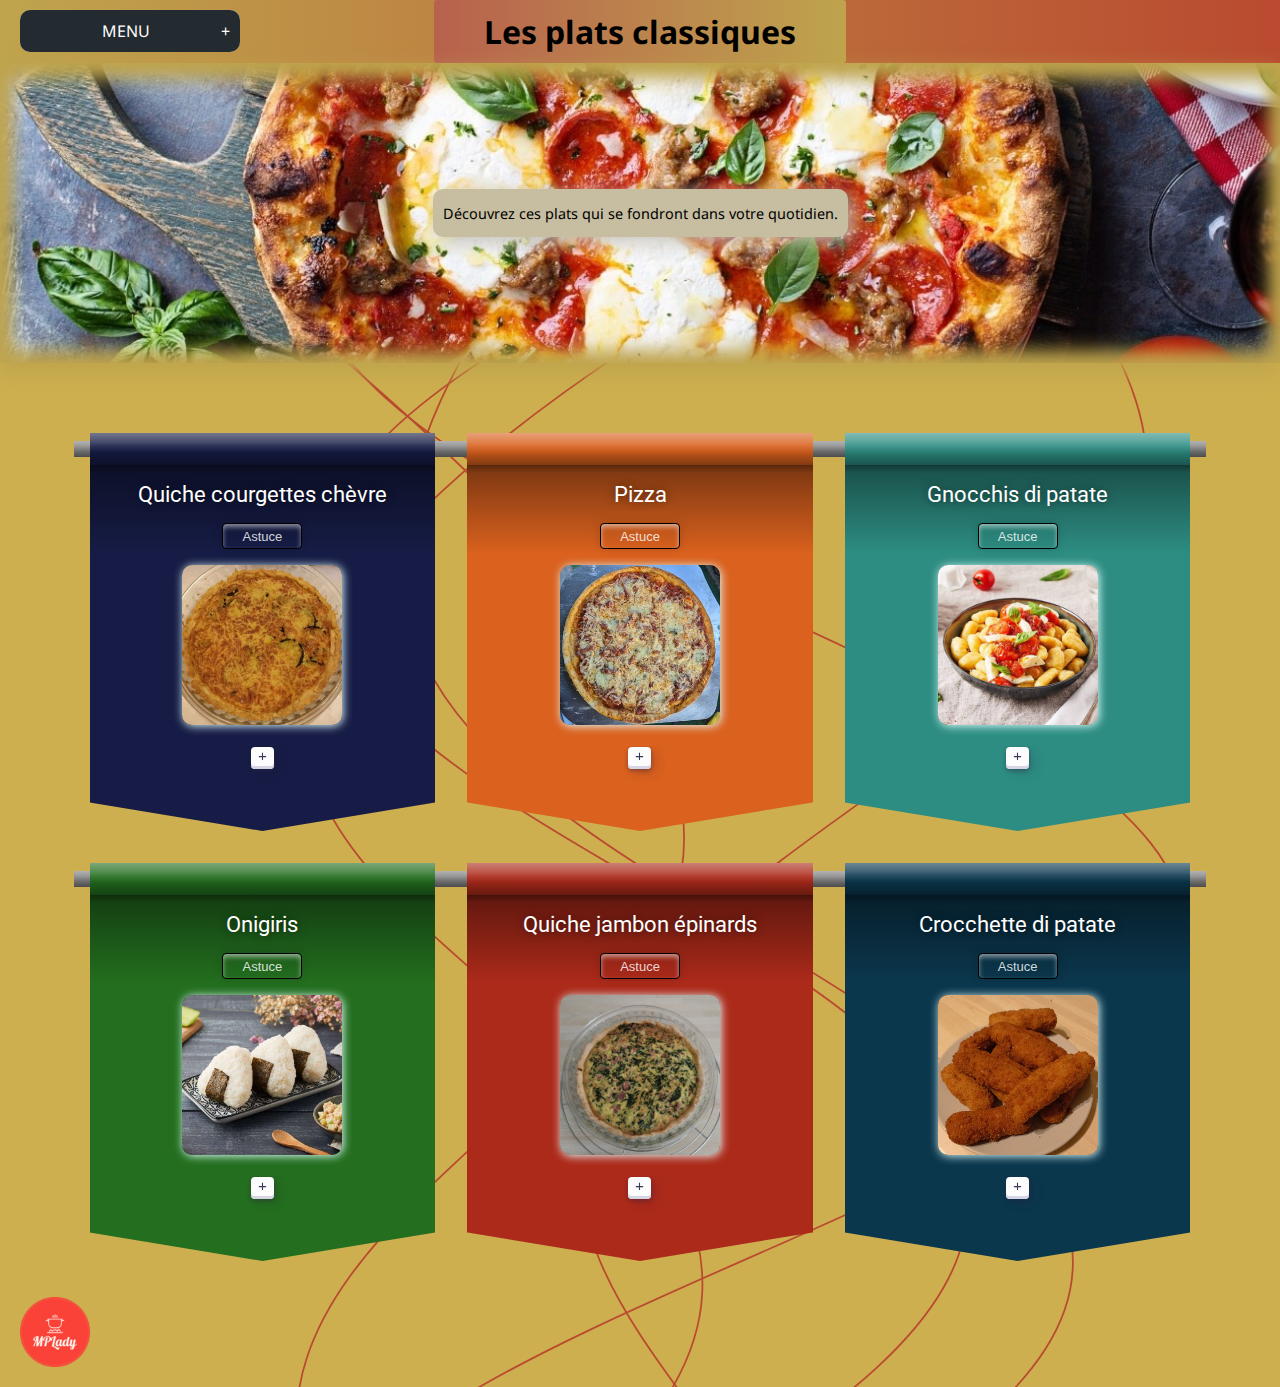
<file: Pages/PlatsClassiques.html>
<!DOCTYPE html>
<html lang="fr">
<head>
    <link href="../CSS/style_classique.css" rel="stylesheet">
    <link href="../CSS/nav.css" rel="stylesheet">
    <link href="../CSS/Astuce-btn.css" rel="stylesheet">
    <meta charset="UTF-8">
    <meta name="viewport" content="width=device-width, initial-scale=1.0">
    <title>Plats classiques</title>
    <link rel="canonical" href="https://mpladycook.fr/Pages/PlatsClassiques.html" />
    <link rel="shortcut icon" type="image/png" href="../Images/mini_mplady_logo.png"/>
    <link rel="preconnect" href="https://fonts.googleapis.com">
    <link rel="preconnect" href="https://fonts.gstatic.com" crossorigin>
    <link href="https://fonts.googleapis.com/css2?family=Dancing+Script:wght@500&family=Noto+Sans&family=Roboto:wght@500&display=swap" rel="stylesheet">
    <script src="../Script/BoutonPrep.js"></script>
    <script src="../Script/HelpButton.js"></script>
</head>
<body class="fill-space">
    <nav>
        <label for="touch"><span>MENU</span></label>               
        <input type="checkbox" id="touch"> 
        <div class="slide">
            <p class="liNav"><a href="../index.html"  class="aNav">Accueil</a></p>
            <p class="liNav"><a href="/Pages/Bases.html"  class="aNav">Les bases culinaires</a></p> 
            <p class="liNav"><a href="/Pages/PlatsClassiques.html"  class="aNav">Les plats classiques</a></p>
            <p class="liNav"><a href="/Pages/PlatsViande.html"  class="aNav">Les plats à base de viande</a></p>
            <p class="liNav"><a href="/Pages/PlatsMer.html"  class="aNav">Les plats de la mer</a></p>
            <p class="liNav"><a href="/Pages/Patisseries.html"  class="aNav">Les pâtisseries</a></p>
        </div>
    </nav>
    <div class="Title">
        <h1>Les plats classiques</h1>
    </div>
    <div class="banner">
        <div class="textPres">
            <div id="textPres">
                <script src="../Script/adjustTextClassique.js"></script>
            </div>
        </div>
    </div>
    <main>
        <ul id="mainUlClass">
            <li class="liClass" style="--accent-color:#161c45">
                <div class="title" id="quicheCC">Quiche courgettes chèvre</div>
                <button class="HelpBtn">Astuce</button>
                <div class="overlayBouton">
                    <div class="Astuce">
                        <script src="../Script/HelpButton.js"></script>
                        <button class="closeHelp">x</button>
                        <p class="TxtAstuce">N'hésitez pas à rajouter de la muscade avec la crème fraîche. Si vous avez un reste de pâte, vous pouvez faire des mini-quiches.</p>
                    </div>
                </div>
                <div class="imgDiv"><img src="../Images/Classique/quiche_maison.jpg" class="imgClass"></div>
                <div class="descr">
                    <button class="openPrep">+</button>
                    <p class="titreClass">Ingrédients</p>
                    <ul class="ulClass">
                        <li class="liIng">1 pâte brisée</li>
                        <li class="liIng">1 courgette</li>
                        <li class="liIng">2 pincées d'herbes de Provence</li>
                        <li class="liIng">3 oeufs</li>
                        <li class="liIng">15cl de crème liquide (30%)</li>
                        <li class="liIng">1 pincée de sel et poivre</li>
                        <li class="liIng">1/2 bûche de chèvre</li>
                        <li class="liIng">100g de gruyère râpé</li>
                    </ul>
                    <p class="titreClass">Préparation</p>
                    <ul class="ulClass">
                        <li class="liPrep">- Pour la pâte, rendez-vous sur la page <a href="Bases.html#pateBrisee" target="_blank">les bases culinaires</a> !</li>
                        <li class="liPrep">- Disposer la pâte dans un moule à tarte</li>
                        <li class="liPrep">- Piquer le fond avec une fourchette</li>
                        <li class="liPrep">- Laver la courgette et la couper en rondelles fines</li>
                        <li class="liPrep">- Faire chauffer de l'huile d'olive dans une poêle</li>
                        <li class="liPrep">- Ajouter la courgette, les herbes de Provence, le sel et le poivre</li>
                        <li class="liPrep">- Faire revenir à feu moyen pendant 8 minutes en remuant régulièrement</li>
                        <li class="liPrep">- Casser les oeufs dans un saladier</li>
                        <li class="liPrep">- Ajouter la crème, du sel et du poivre puis mélanger</li>
                        <li class="liPrep">- Couper le chèvre en petits morceaux puis l'ajouter</li>
                        <li class="liPrep">- Verser le mélange dans le fond de tarte puis rajouter les courgettes</li>
                        <li class="liPrep">- Parsemer de gruyère râpé</li>
                        <li class="liPrep">- Faire cuire à 200°C pendant 30 minutes minimum</li>
                    </ul>
                    <button class="closePrep">-</button>
                </div>
            </li>
            <li class="liClass" style="--accent-color:#DA611E">
                    <div class="title" id="pizza">Pizza</div>
                    <button class="HelpBtn">Astuce</button>
                    <script src="../Script/HelpButton.js"></script>
                    <div class="overlayBouton">
                        <div class="Astuce">
                            <button class="closeHelp">x</button>
                            <p class="TxtAstuce">Vous pouvez rajouter des herbes de Provence avant de l'enfourner afin d'ajouter une bonne odeur et sublimer le goût.</p>
                        </div>
                    </div>
                    <div class="imgDiv"><img src="../Images/Classique/pizzamaison.jpg" class="imgClass"></div>
                <div class="descr">
                    <button class="openPrep">+</button>
                    <p class="titreClass">Ingrédients</p>
                    <ul class="ulClass">
                        <li class="liIng">1 pâte à pizza maison</li>
                        <li class="liIng">Sauce provençale ou crème fraîche</li>
                        <li class="liIng">Jambon cru ou jambon blanc</li>
                        <li class="liIng">Chèvre ou mozzarella</li>
                        <li class="liIng">Gruyère râpé</li>
                    </ul>
                    <p class="titreClass">Préparation</p>
                    <ul class="ulClass">
                        <li class="liPrep">- Pour la pâte, rendez-vous sur la page <a href="Bases.html#patePizza" target="_blank">les bases culinaires</a> !</li>
                        <li class="liPrep">- Préchauffer le four à 200°C</li>
                        <li class="liPrep">- Fariner le plan de travail et étaler la pâte dessus</li>
                        <li class="liPrep">- Étaler la sauce ou la crème sur la pâte</li>
                        <li class="liPrep">- Mettre le chèvre (et/ou la mozzarella)</li>
                        <li class="liPrep">- Disposer le jambon puis le gruyère</li>
                        <li class="liPrep">- Replier les bords sur eux même pour faire les croûtes</li>
                        <li class="liPrep">- Faire cuire la pizza 15 à 20 minutes selon votre préférence</li>
                    </ul>
                    <button class="closePrep">-</button>
                </div>
            </li>
            <li class="liClass" style="--accent-color:#2D8D82">
                <div class="title" id="gnocchis">Gnocchis di patate</div>
                <button class="HelpBtn">Astuce</button>
                    <div class="overlayBouton">
                        <div class="Astuce">
                            <button class="closeHelp">x</button>
                            <p class="TxtAstuce">N'hésitez pas à rajouter de la sauce provençale, de la piperade ou de la crème fraîche dans la poêle une fois qu'ils sont grillés</p>
                        </div>
                    </div>
                <div class="imgDiv"><img src="../Images/Classique/Gnocchis.jpg" class="imgClass"></div>
                <div class="descr">
                    <button class="openPrep">+</button>
                    <p class="titreClass">Ingrédients pour 4 personnes</p>
                    <ul class="ulClass">
                        <li class="liIng">1kg de pommes de terre rouges</li>
                        <li class="liIng">1 oeuf</li>
                        <li class="liIng">300g de farine</li>
                        <li class="liIng">2 pincées de sel</li>
                    </ul>
                    <p class="titreClass">Préparation</p>
                    <ul class="ulClass">
                        <li class="liPrep">- Faire cuire les pommes de terre dans l'eau bouillante pendant 40 minutes</li>
                        <li class="liPrep">- Mettre la farine sur le plan de travail et faire un puits</li>
                        <li class="liPrep">- Presser les pommes de terre encore chaudes au centre du puits</li>
                        <li class="liPrep">- Ajouter l'oeuf battu</li>
                        <li class="liPrep">- Mélanger à la main jusqu'à obtenir une pâte molle et compacte sans trop la pétrir</li>
                        <li class="liPrep">- Couper un morceau de pâte et le rouler pour en faire un long boudin de quelques centimètres de diamètre</li>
                        <li class="liPrep">- Couper des petits morceaux d'environ 2cm d'épaisseur</li>
                        <li class="liPrep">- Façonner les gnocchis avec la planche à gnocchis ou une fourchette (en appuyant légèrement avec le pouce, faire glisser le gnocchi)</li>
                        <li class="liPrep">- Déposer les gnocchis sur une planche en les espaçant</li>
                    </ul>
                    <p class="titreClass">Cuisson</p>
                    <ul class="ulClass">
                        <li class="liPrep">- Faire bouillir de l'eau dans une casserole</li>
                        <li class="liPrep">- Mettre les gnocchis dans l'eau bouillante et dès qu'ils remontent, ils sont cuits !</li>
                        <li class="liPrep">- Faire griller les gnocchis dans une poêle avec un peu d'huile d'olive</li>
                    </ul>
                    <button class="closePrep">-</button>
                </div>
            </li>
            <li class="liClass" style="--accent-color:#236e1f">
                <div class="title" id="onigiri">Onigiris</div>
                <button class="HelpBtn">Astuce</button>
                <div class="overlayBouton">
                    <div class="Astuce">
                        <button class="closeHelp">x</button>
                        <p class="TxtAstuce">Ne faites pas de trop gros onigiris au risque de les voir se casser en essayant de les manger</p>
                    </div>
                </div>   

                <div class="imgDiv"><img src="../Images/Classique/onigiri.jpg" class="imgClass"></div>
                <div class="descr">
                    <button class="openPrep">+</button>
                    <p class="titreClass">Ingrédients pour 6-8 onigiri</p>
                    <ul class="ulClass">
                        <li class="liIng">Riz japonais (quantité à déterminer)</li>
                        <li class="liIng">Feuilles d'algue nori</li>
                        <li class="liIng">Garniture (thon, crevettes ou saumon)</li>
                    </ul>
                    <p class="titreClass">Préparation</p>
                    <ul class="ulClass">
                        <li class="liPrep">- Pour la cuisson du riz, rendez-vous sur la page <a href="Bases.html#rizVinaigre" target="_blank">les bases culinaires</a> !</li>
                        <li class="liPrep">- Afin de pouvoir modeler le riz, il faut s'humidifier les mains dans un mélange de vinaigre de riz (légèrement) et d'eau</li>
                        <li class="liPrep">- Prendre une petite quantité de riz et commencer à former une boule</li>
                        <li class="liPrep">- Insérer la garniture au centre</li>
                        <li class="liPrep">- Façonner l'onigiri en sorte de triangle</li>
                        <li class="liPrep">- Couper un rectangle de feuille de nori</li>
                    </ul>
                    <button class="closePrep">-</button>
                </div>
            </li>
            <li class="liClass" style="--accent-color:#AC2A1A">
                <div class="title" id="quicheJambonEpinards">Quiche jambon épinards</div>
                <button class="HelpBtn">Astuce</button>
                    <div class="overlayBouton">
                        <div class="Astuce">
                            <button class="closeHelp">x</button>
                            <p class="TxtAstuce">Pensez à bien presser les épinards avant de les ajouter au reste de la préparation pour éviter de détremper la pâte.</p>
                        </div>
                    </div>
                <div class="imgDiv"><img src="../Images/Classique/quiche_jambon_epinards.jpg" class="imgClass"></div>
                <div class="descr">
                    <button class="openPrep">+</button>
                    <p class="titreClass">Ingrédients</p>
                    <ul class="ulClass">
                        <li class="liIng">1 pâte brisée</li>
                        <li class="liIng">3 oeufs</li>
                        <li class="liIng">170g de crème fraîche</li>
                        <li class="liIng">450g d'épinards frais hâchés</li>
                        <li class="liIng">120g de jambon cuit</li>
                        <li class="liIng">175g de gruyère râpé</li>
                        <li class="liIng">2 gousses d'ail</li>
                        <li class="liIng">Sel et poivre</li>
                        <li class="liIng">40g de beurre</li>
                    </ul>
                    <p class="titreClass">Préparation</p>
                    <ul class="ulClass">
                        <li class="liPrep">- Pour la préparation de la pâte brisée, rendez-vous sur la page <a href="Bases.html#pateBrisee" target="_blank">les bases culinaires</a> ! </li>
                        <li class="liPrep">- Préchauffer le four à 180°C en chaleur tournante</li>
                        <li class="liPrep">- Une fois la pâte brisée prête, fariner le plan de travail et étaler la pâte</li>
                        <li class="liPrep">- Disposer la pâte dans le moule et la précuire pendant 15 à 20 minutes</li>
                        <li class="liPrep">- Faire chauffer une poêle et mettre le beurre dedans afin qu'il fonde</li>
                        <li class="liPrep">- Une fois le beurre devenu mousseux, y mettre les épinards entiers et lavés</li>
                        <li class="liPrep">- Couvrir pendant 2 minutes</li>
                        <li class="liPrep">- Remuer les épinards jusqu'à ce qu'ils aient tous "fondus"</li>
                        <li class="liPrep">- Dans un saladier, mélanger la crème, les oeufs, le fromage, l'ail pressé, du sel et du poivre</li>
                        <li class="liPrep">- Hacher le jambon et l'ajouter au mélange</li>
                        <li class="liPrep">- Faire de même avec les épinards fondus</li>
                        <li class="liPrep">- Verser le mélanger sur la pâte brisée en veillant à ce qu'il soit réparti équitablement</li>
                        <li class="liPrep">- Faire cuire la quiche pendant 30 minutes à 180°C</li>
                    </ul>
                    <button class="closePrep">-</button>
                </div>
            </li>

            <li class="liClass" style="--accent-color:#0B374D">
                <div class="title" id="croquettes">Crocchette di patate</div>
                <button class="HelpBtn">Astuce</button>
                    <div class="overlayBouton">
                        <div class="Astuce">
                            <button class="closeHelp">x</button>
                            <p class="TxtAstuce">Faites attention à bien refermer vos croquettes afin d'éviter que l'huile ne s'y infiltre.</p>
                        </div>
                    </div>
                <div class="imgDiv"><img src="../Images/Classique/crocchette.jpg" class="imgClass"></div>
                <div class="descr">
                    <button class="openPrep">+</button>
                    <p class="titreClass">Ingrédients pour environ 10 portions</p>
                    <ul class="ulClass">
                        <li class="liIng">1kg de pommes de terre rouges</li>
                        <li class="liIng">100g de Grana Padano ou Parmesan</li>
                        <li class="liIng">1 pincée de sel et de poivre</li>
                        <li class="liIng">Emmental ou un fromage fondant de votre choix</li>
                        <li class="liIng">1 pincée de noix de muscade</li>
                        <li class="liIng">2 jaunes d'oeuf</li>
                    </ul>
                    <p class="titreClass">Ingrédients pour la chapelure et la cuisson</p>
                    <ul class="ulClass">
                        <li class="liIng">2 oeufs</li>
                        <li class="liIng">Chapelure</li>
                        <li class="liIng">Herbes de Provence</li>
                        <li class="liIng">Huile de friture (type Isio 4)</li>
                    </ul>   
                    <p class="titreClass">Préparation</p>
                    <ul class="ulClass">
                        <li class="liPrep">- Faire cuire les pommes de terre dans l'eau bouillante pendant 40 minutes</li>
                        <li class="liPrep">- Mettre la chapelure et les herbes de Provence dans un plat</li>
                        <li class="liPrep">- Couper le fromage en petits bâtonnets</li>
                        <li class="liPrep">- Presser les pommes de terre encore chaudes</li>
                        <li class="liPrep">- Ajouter le Grana Padano ou Parmesan, les jaunes d'oeuf, le sel et la muscade puis mélanger</li>
                        <li class="liPrep">- Prendre une petite portion de pâte et l'applatir grossièrement à la main</li>
                        <li class="liPrep">- Placer un morceau de fromage au centre</li>
                        <li class="liPrep">- Refermer le tout en formant une croquette</li>
                        <li class="liPrep">- Bien refermer pour que l'huile ne rentre pas pendant la cuisson</li>
                        <li class="liPrep">- Battre les 2 oeufs dans un bol</li>
                        <li class="liPrep">- Tremper les croquette dedans puis les paner</li>
                        <li class="liPrep">- Faire chauffer l'huile dans une poêle jusqu'à 170°C</li>
                        <li class="liPrep">- Faire cuire 3 croquettes à la fois</li>
                        <li class="liPrep">- Une fois cuites, bien les égoutter</li>
                        <li class="liPrep">- Mettre les croquettes dans une assiette recouverte d'essui-tout</li>
                    </ul>
                    <button class="closePrep">-</button>
                </div>
            </li>
        </ul>
        <img src="../Images/mplady_logo.png" id="logo" style="width: 70px;">
    </main>
</body>
</html>
</file>
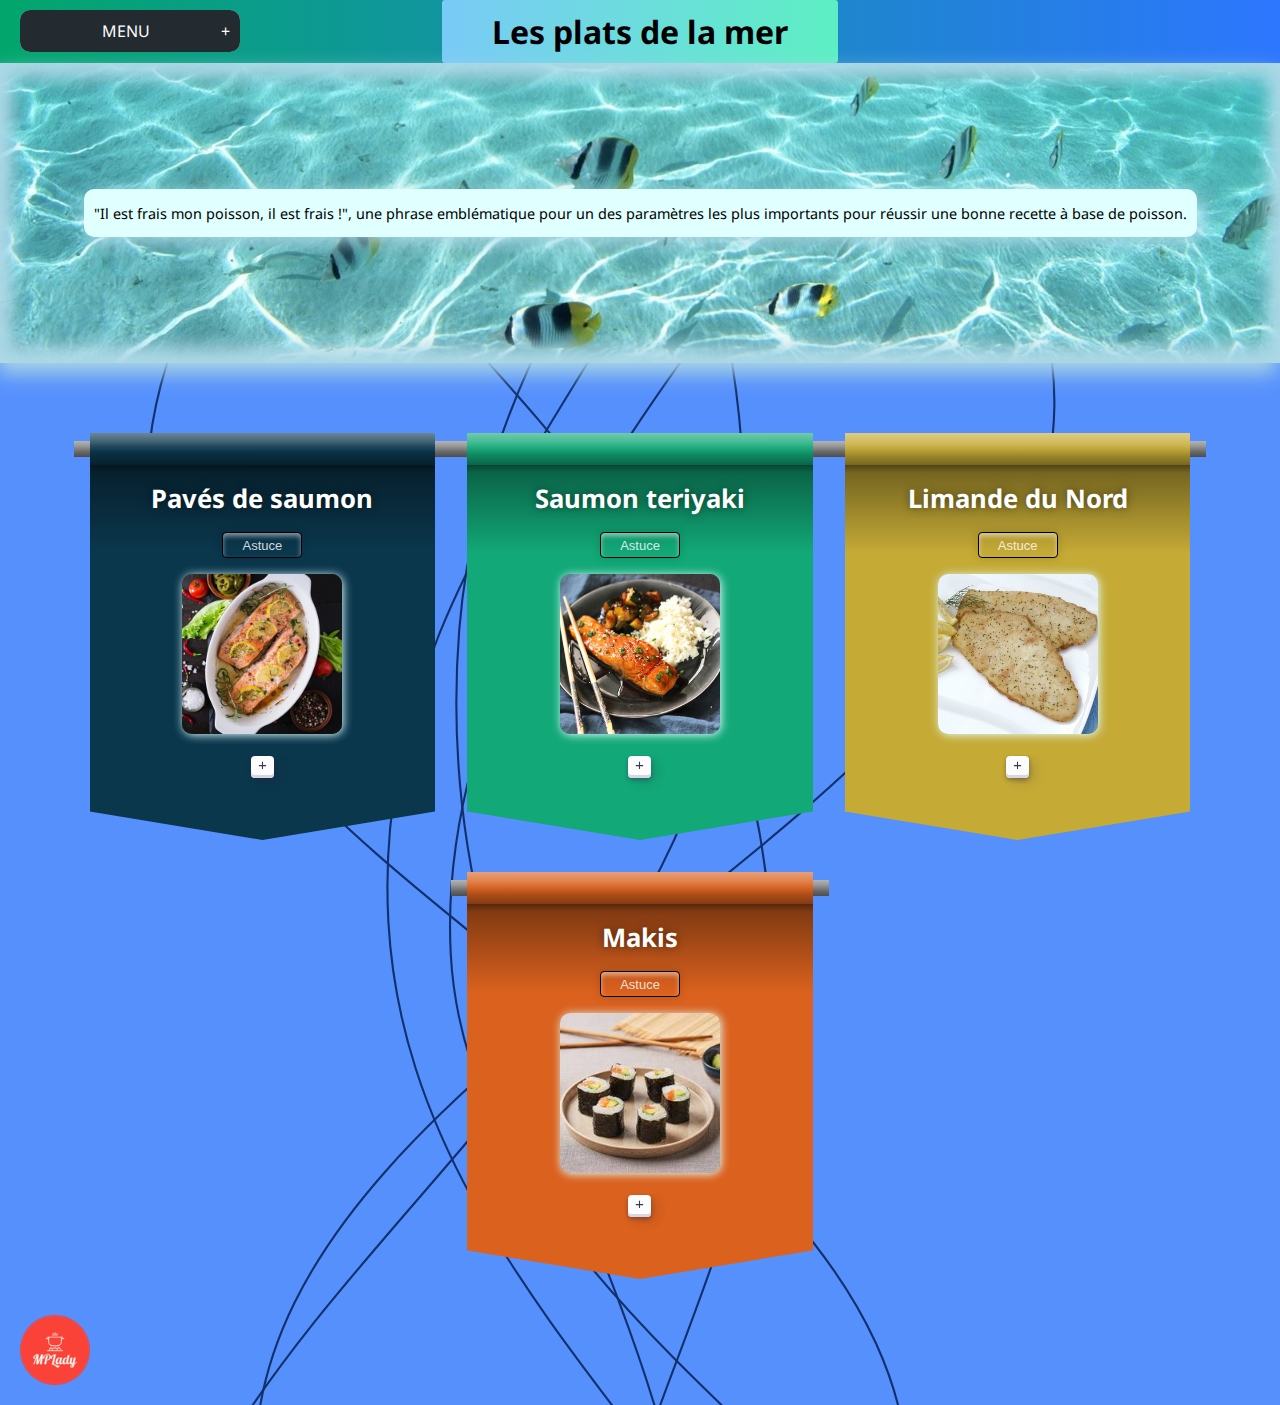
<file: Pages/PlatsMer.html>
<!DOCTYPE html>
<html lang="fr">
    <head>
        <link href="../CSS/style_mer.css" rel="stylesheet">
        <link href="../CSS/nav.css" rel="stylesheet">
        <link href="../CSS/Astuce-btn.css" rel="stylesheet">
        <meta charset="UTF-8">
        <meta name="viewport" content="width=device-width, initial-scale=1.0">
        <title>Plats de la mer</title>
        <link rel="canonical" href="https://mpladycook.fr/Pages/PlatsMer.html" />
        <link rel="shortcut icon" type="image/png" href="../Images/mini_mplady_logo.png"/>
        <link rel="preconnect" href="https://fonts.googleapis.com">
        <link rel="preconnect" href="https://fonts.gstatic.com" crossorigin>
        <link href="https://fonts.googleapis.com/css2?family=Dancing+Script:wght@500&family=Noto+Sans&family=Roboto:wght@500&display=swap" rel="stylesheet">
        <script src="../Script/BoutonPrep.js"></script>
        <script src="../Script/HelpButton.js"></script>
    </head>
    <body>
        <nav>
            <label for="touch"><span>MENU</span></label>               
            <input type="checkbox" id="touch"> 
            <div class="slide">
                <p class="liNav"><a href="../index.html"  class="aNav">Accueil</a></p>
                <p class="liNav"><a href="/Pages/Bases.html"  class="aNav">Les bases culinaires</a></p> 
                <p class="liNav"><a href="/Pages/PlatsClassiques.html"  class="aNav">Les plats classiques</a></p>
                <p class="liNav"><a href="/Pages/PlatsViande.html"  class="aNav">Les plats à base de viande</a></p>
                <p class="liNav"><a href="/Pages/PlatsMer.html"  class="aNav">Les plats de la mer</a></p>
                <p class="liNav"><a href="/Pages/Patisseries.html"  class="aNav">Les pâtisseries</a></p>
            </div>
        </nav>
        <div class="Title">
            <h1>Les plats de la mer</h1>
        </div>
        <div class="banner">
            <div class="textPres">
                <div id="textPres">
                    <script src="../Script/adjustTextMer.js"></script>
                </div>
            </div>
        </div>
        <main>
            <ul id="mainUlMer">
                <li class="liMer" style="--accent-color:#0B374D">
                    <div class="title" id="pavesSaumon">Pavés de saumon</div>
                    <button class="HelpBtn">Astuce</button>
                    <div class="overlayBouton">
                        <div class="Astuce">
                            <script src="../Script/HelpButton.js"></script>
                            <button class="closeHelp">x</button>
                            <p class="TxtAstuce">Vous pouvez remplacer l'huile d'olive par de la crème fraîche et mettre le saumon dans du papier aluminium pour faire des papillotes gourmandes</p>
                        </div>
                    </div>
                    <div class="imgDiv"><img src="../Images/Mer/paves_saumon.jpg" class="imgMer"></div>
                    <div class="descr">
                        <button class="openPrep">+</button>
                        <p class="titreMer">Ingrédients</p>
                        <ul class="ulMer">
                            <li class="liIng">Pavés de saumon</li>
                            <li class="liIng">1 cuillère à soupe d'huile d'olive</li>
                            <li class="liIng">Pincées de sel et poivre</li>
                        </ul>
                        <p class="titreMer">Préparation</p>
                        <ul class="ulMer">
                            <li class="liPrep">- Placer les pavés dans un petit plat</li>
                            <li class="liPrep">- Les arroser d'huile d'olive</li>
                            <li class="liPrep">- Saler et poivrer</li>
                            <li class="liPrep">- Faire cuire au four pendant 20 minutes à 180°C</li>
                        </ul>
                        <button class="closePrep">-</button>
                    </div>
                </li>
                <li class="liMer" style="--accent-color:#12a878">
                    <div class="title" id="saumonTeriyaki">Saumon teriyaki</div>
                    <button class="HelpBtn">Astuce</button>
                    <div class="overlayBouton">
                        <div class="Astuce">
                            <script src="../Script/HelpButton.js"></script>
                            <button class="closeHelp">x</button>
                            <p class="TxtAstuce">  Accompagnez le tout avec des graines de sésame grillées, des oignons verts émincés ou du citron pour ajouter une touche de fraîcheur.</p>
                        </div>
                    </div>
                    <div class="imgDiv"><img src="../Images/Mer/teriyaki.jpg" class="imgMer"></div>
                    <div class="descr">
                        <button class="openPrep">+</button>
                        <p class="titreMer">Ingrédients</p>
                        <ul class="ulMer">
                            <li class="liIng">Pavés de saumon d'environ 150g</li>
                            <li class="liIng">1 cuillère à soupe de graines de sésame</li>
                            <li class="liIng">100ml de sauce soja</li>
                            <li class="liIng">75ml de mirin</li>
                            <li class="liIng">2 cuillères à soupe de sucre semoule</li>
                        </ul>
                        <p class="titreMer">Ingrédients et <br>préparation de la sauce teriyaki</p>
                        <ul class="ulMer">
                            <li class="liIng">Rendez-vous sur <a href="Bases.html#teriyaki" target="_blank" class="hoverLink">les bases culinaires</a></li>
                        </ul>
                        <p class="titreMer">Préparation du poisson</p>
                        <ul class="ulMer">
                            <li class="liPrep">- Retirer les arêtes et la peau du saumon</li>
                            <li class="liPrep">- Mettre la sauce teriyaki dans un plat</li>
                            <li class="liPrep">- Faire mariner les pavés pendant 30 minutes au frigo</li>
                            <li class="liPrep">- Faire chauffer une poêle</li>
                            <li class="liPrep">- Égoutter le saumon</li>
                            <li class="liPrep">- Le saisir 3 à 4 minutes de chaque côté</li>
                            <li class="liPrep">- Essuyer la poêle et verser la marinade</li>
                            <li class="liPrep">- Faire réduire la marinade 2-3 minutes</li>
                            <li class="liPrep">- Remettre le saumon dans la poêle pour l'enrober de sauce</li>
                            <li class="liPrep">- Saupoudrer le saumon de graines de sésame</li>
                        </ul>
                        <button class="closePrep">-</button>
                    </div>
                </li>
                <li class="liMer" style="--accent-color:#C5AA36">
                    <div class="title" id="limande">Limande du Nord</div>
                    <button class="HelpBtn">Astuce</button>
                    <div class="overlayBouton">
                        <div class="Astuce">
                            <script src="../Script/HelpButton.js"></script>
                            <button class="closeHelp">x</button>
                            <p class="TxtAstuce">La cuisson à la poêle ajoute du croustillant, mais vous pouvez tout à fait faire cuire le poisson au four pour plus de tendresse.</p>
                        </div>
                    </div>
                    <div class="imgDiv"><img src="../Images/Mer/Limande.jpg" class="imgMer"></div>
                    <div class="descr">
                        <button class="openPrep">+</button>
                        <p class="titreMer">Ingrédients</p>
                        <ul class="ulMer">
                            <li class="liIng">Filets de limande du Nord</li>
                            <li class="liIng">1 cuillère à soupe d'huile d'olive</li>
                            <li class="liIng">Pincées de sel et poivre</li>
                            <li class="liIng">Jus de citron</li>
                        </ul>
                        <p class="titreMer">Préparation</p>
                        <ul class="ulMer">
                            <li class="liPrep">- Faire chauffer une poêle avec de l'huile d'olive</li>
                            <li class="liPrep">- Mettre le poisson dans la poêle</li>
                            <li class="liPrep">- Saler et poivrer</li>
                            <li class="liPrep">- Faire cuire pendant 5 à 7 minutes</li>
                            <li class="liPrep">- Arroser de jus de citron après la cuisson</li>
                        </ul>
                        <button class="closePrep">-</button>
                    </div>
                </li>
                <li class="liMer" style="--accent-color:#DA611E">
                    <div class="title" id="makis">Makis</div>
                    <button class="HelpBtn">Astuce</button>
                    <div class="overlayBouton">
                        <div class="Astuce">
                            <script src="../Script/HelpButton.js"></script>
                            <button class="closeHelp">x</button>
                            <p class="TxtAstuce">Au moment de découper les makis, allez-y fermement afin d'éviter les accroches avec votre couteau</p>
                        </div>
                    </div>
                    <div class="imgDiv"><img src="../Images/Mer/makis.jpg" class="imgMer"></div>
                    <div class="descr">
                        <button class="openPrep">+</button>
                        <p class="titreMer">Ingrédients</p>
                        <ul class="ulMer">
                            <li class="liIng">200g de riz japonais</li>
                            <li class="liIng">Feuilles de nori</li>
                            <li class="liIng">Crevettes équeuttées ou saumon</li>
                            <li class="liIng">Graines de sésame</li>                            
                        </ul>
                        <p class="titreMer">Préparation</p>
                        <ul class="ulMer">
                            <li class="liPrep">- Rendez-vous sur <a href="Bases.html#rizVinaigre" target="_blank" class="hoverLink">les bases culinaires</a> pour la cuisson du  riz !</li>
                            <li class="liPrep">- Mettre une feuille de nori à plat sur la natte de bambou</li>
                            <li class="liPrep">- Mettre du riz par dessus</li>
                            <li class="liPrep">- Rajouter les crevettes sur une rangée</li>
                            <li class="liPrep">- Rouler bien serré les makis à l'aide de la natte en bambou</li>
                            <li class="liPrep">- Découper le rouleau afin d'avoir des makis</li>
                            <li class="liPrep">- Une fois en place, parsemer de graines de sésame</li>

                        </ul>
                        <button class="closePrep">-</button>
                    </div>
                </li>
            </ul>
            <img src="../Images/mplady_logo.png" id="logo" style="width: 70px;" >
        </main>
    </body>
</html>
</file>
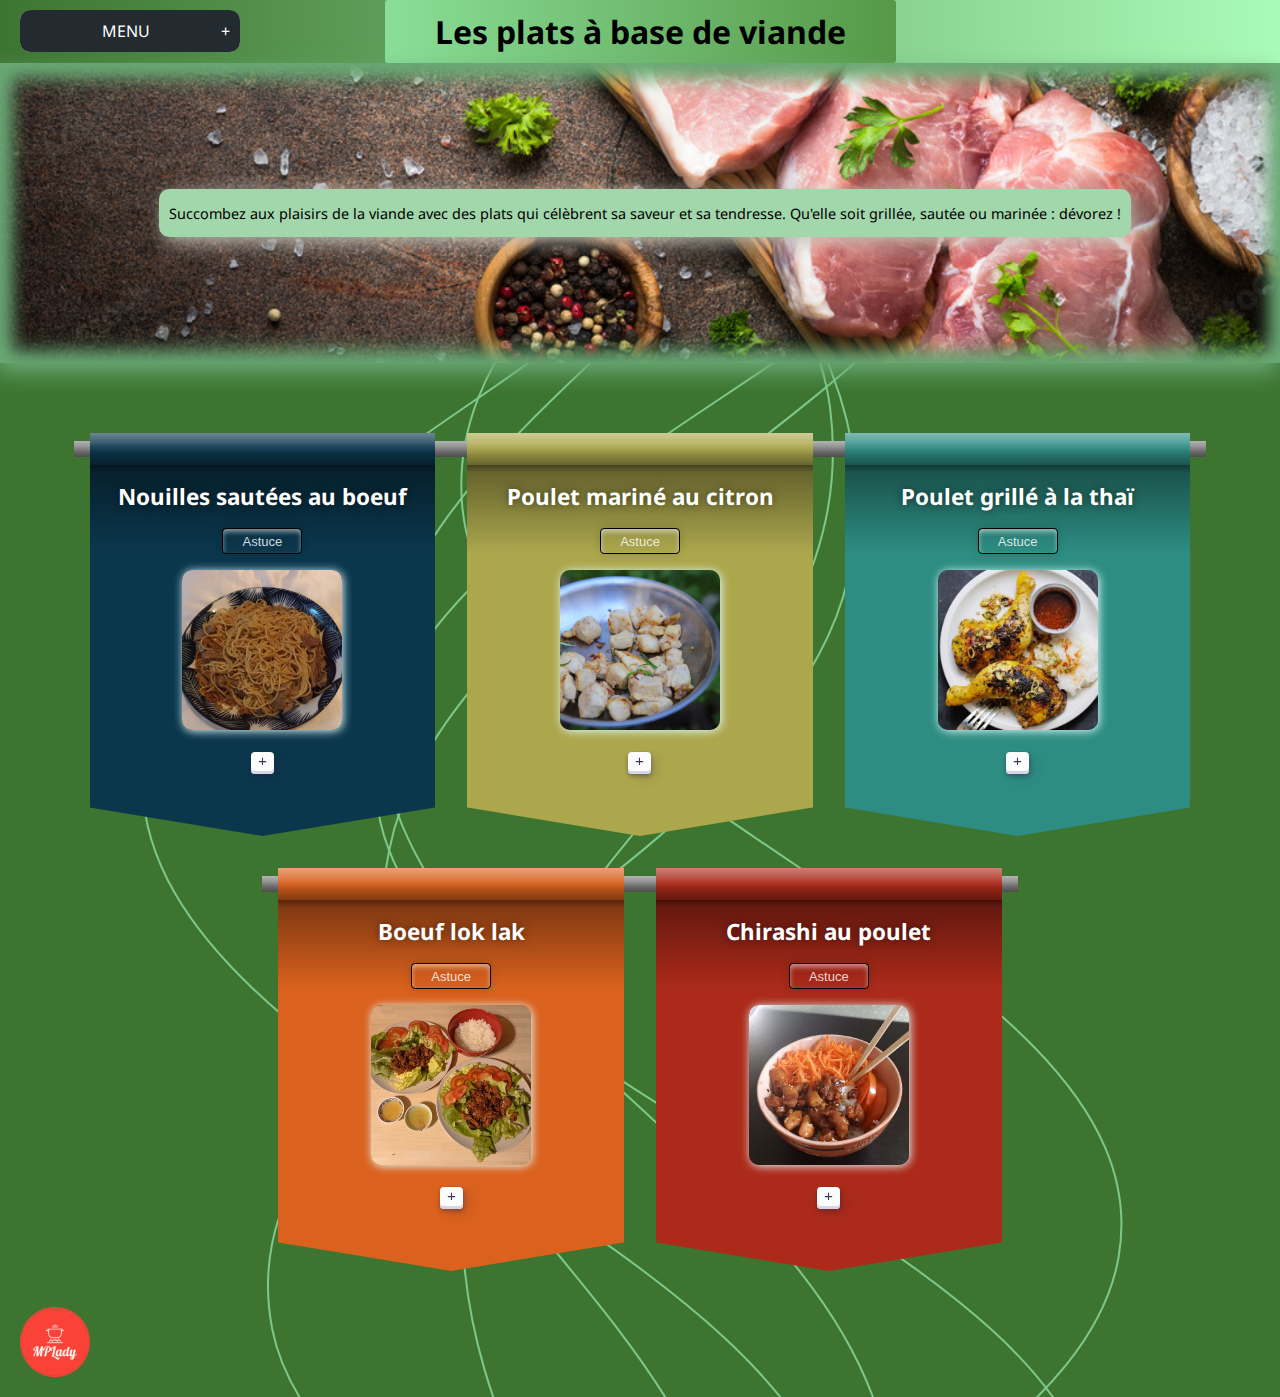
<file: Pages/PlatsViande.html>
<!DOCTYPE html>
<html lang="fr">
    <head>
        <link href="../CSS/style_viande.css" rel="stylesheet">
        <link href="../CSS/nav.css" rel="stylesheet">
        <link href="../CSS/Astuce-btn.css" rel="stylesheet">
        <meta charset="UTF-8">
        <meta name="viewport" content="width=device-width, initial-scale=1.0">
        <title>Plats à base de viande</title>
        <link rel="canonical" href="https://mpladycook.fr/Pages/PlatsViande.html" />
        <link rel="shortcut icon" type="image/png" href="../Images/mini_mplady_logo.png"/>
        <link rel="preconnect" href="https://fonts.googleapis.com">
        <link rel="preconnect" href="https://fonts.gstatic.com" crossorigin>
        <link href="https://fonts.googleapis.com/css2?family=Dancing+Script:wght@500&family=Noto+Sans&family=Roboto:wght@500&display=swap" rel="stylesheet">
        <script src="../Script/BoutonPrep.js"></script>
        <script src="../Script/HelpButton.js"></script>
    </head>
    <body>
        <nav>
            <label for="touch"><span>MENU</span></label>               
            <input type="checkbox" id="touch"> 
            <div class="slide">
                <p class="liNav"><a href="../index.html"  class="aNav">Accueil</a></p>
                <p class="liNav"><a href="/Pages/Bases.html"  class="aNav">Les bases culinaires</a></p> 
                <p class="liNav"><a href="/Pages/PlatsClassiques.html"  class="aNav">Les plats classiques</a></p>
                <p class="liNav"><a href="/Pages/PlatsViande.html"  class="aNav">Les plats à base de viande</a></p>
                <p class="liNav"><a href="/Pages/PlatsMer.html"  class="aNav">Les plats de la mer</a></p>
                <p class="liNav"><a href="/Pages/Patisseries.html"  class="aNav">Les pâtisseries</a></p>
            </div>
        </nav>
        <div class="Title">
            <h1>Les plats à base de viande</h1>
        </div>
        <div class="banner">
            <div class="textPres">
                <div id="textPres">
                        <script src="../Script/adjustTextViande.js"></script>
                </div>
            </div>
        </div>
        <main>
            <ul id="mainUlViande">
                <li class="liViande" style="--accent-color:#0B374D">
                    <div class="titleRec" id="nouillesBoeuf">Nouilles sautées au boeuf</div>
                    <button class="HelpBtn">Astuce</button>
                    <div class="overlayBouton">
                        <div class="Astuce">
                            <script src="../Script/HelpButton.js"></script>
                            <button class="closeHelp">x</button>
                            <p class="TxtAstuce">Assurez-vous de bien égoutter les nouilles, cela évitera qu'elles se collent lors de la cuisson.</p>
                        </div>
                    </div>
                    <div class="imgDiv"><img src="../Images/Viande/boeuf_nouilles.jpg" class="imgViande"></div>
                    <div class="descr">
                        <button class="openPrep" role="button">+</button>
                        <p class="titreViande">Ingrédients pour 2 personnes</p>
                        <ul class="ulViande">
                            <li class="liIng">200g de nouilles aux oeufs</li>
                            <li class="liIng">200g de bavette de boeuf</li>
                            <li class="liIng">1 oignon</li>
                            <li class="liIng">1 gousse d'ail</li>
                            <li class="liIng">2 cuillères à soupe de sauce soja</li>
                            <li class="liIng">2 cuillères à soupe de sauce nuoc-mâm</li>
                            <li class="liIng">Huile de tournesol pour la cuisson</li>
                        </ul>
                        <p class="titreViande">Préparation</p>
                        <ul class="ulViande">
                            <li class="liPrep">- Faire cuire les nouilles</li>
                            <li class="liPrep">- Les passer sous un filet d'eau froide et les égoutter</li>
                            <li class="liPrep">- Couper la bavette en fines lamelles</li>
                            <li class="liPrep">- Éplucher et émincer l'oignon et l'ail</li>
                            <li class="liPrep">- Faire chauffer un filet d'huile de tournesol dans une poêle</li>
                            <li class="liPrep">- Faire dorer l'oignon et l'ail</li>
                            <li class="liPrep">- Ajouter la viande puis les sauces</li>
                            <li class="liPrep">- Faire revenir 3 minutes à feu vif</li>
                            <li class="liPrep">- Ajouter les nouilles et faire sauter pendant 3 minutes</li>
                        </ul>
                        <button class="closePrep">-</button>
                    </div>
                </li>
                <li class="liViande" style="--accent-color:#ACA74D">
                    <div class="titleRec" id="pouletCitron">Poulet mariné au citron</div>
                    <button class="HelpBtn">Astuce</button>
                    <div class="overlayBouton">
                        <div class="Astuce">
                            <script src="../Script/HelpButton.js"></script>
                            <button class="closeHelp">x</button>
                            <p class="TxtAstuce">Vous pouvez faire varier le temps de marinade afin d'ajuster la force du citron</p>
                        </div>
                    </div>
                    <div class="imgDiv"><img src="../Images/Viande/poulet_citron.jpg" class="imgViande"></div>
                    <div class="descr">
                        <button class="openPrep" role="button">+</button>
                        <p class="titreViande">Ingrédients pour 2 personnes</p>
                        <ul class="ulViande">
                            <li class="liIng">2 blancs de poulet Label rouge</li>
                            <li class="liIng">1 citron</li>
                            <li class="liIng">1 cuillère à café de cumin</li>
                            <li class="liIng">1 pincée de sel</li>
                            <li class="liIng">Un brin de romarin</li>
                            <li class="liIng">2 gousses d'ail</li>
                            <li class="liIng">Huile d'olive</li>
                        </ul>
                        <p class="titreViande">Préparation</p>
                        <ul class="ulViande">
                            <li class="liPrep">- Couper le poulet en dés</li>
                            <li class="liPrep">- Presser le citron</li>
                            <li class="liPrep">- Ajouter le poulet</li>
                            <li class="liPrep">- Presser l'ail</li>
                            <li class="liPrep">- Ajouter le sel et le cumin</li>
                            <li class="liPrep">- Ajouter le romarin lavé et coupé</li>
                            <li class="liPrep">- Laisser mariner 15 minutes</li>
                            <li class="liPrep">- Cuire le poulet avec un filet d'huile d'olive</li>
                        </ul>
                        <button class="closePrep">-</button>
                    </div>
                </li>
                <li class="liViande" style="--accent-color:#2D8D82">
                    <div class="titleRec" id="pouletThai">Poulet grillé à la thaï</div>
                    <button class="HelpBtn">Astuce</button>
                    <div class="overlayBouton">
                        <div class="Astuce">
                            <script src="../Script/HelpButton.js"></script>
                            <button class="closeHelp">x</button>
                            <p class="TxtAstuce">Vous pouvez utiliser le mode grill de votre four sur la fin de la cuisson afin que la peau du poulet soit croustillante</p>
                        </div>
                    </div>
                    <div class="imgDiv"><img src="../Images/Viande/thai_poulet.jpg" class="imgViande"></div>
                    <div class="descr">
                        <button class="openPrep">+</button>
                        <p class="titreViande">Ingrédients pour 2 personnes</p>
                        <ul class="ulViande">
                            <li class="liIng">2 cuisses de poulet</li>
                            <li class="liIng">1,5 cuillère à soupe de pâte de curry jaune</li>
                            <li class="liIng">1,5 cuillère à soupe de sauce soja</li>
                            <li class="liIng">1,5 cuillère à soupe d'huile de sésame</li>
                        </ul>
                        <p class="titreViande">Préparation</p>
                        <ul class="ulViande">
                            <li class="liPrep">- Mettre les cuisses dans un plat à four</li>
                            <li class="liPrep">- Mélanger dans un bol le curry jaune, la sauce soja et l'huile de sésame</li>
                            <li class="liPrep">- Enduire les cuisses avec la marinade</li>
                            <li class="liPrep">- Laisser reposer minimum 2h</li>
                            <li class="liPrep">- Préchauffer le four à 210°C</li>
                            <li class="liPrep">- Faire cuire le poulet pendant 30 minutes</li>
                        </ul>
                        <button class="closePrep">-</button>
                    </div>
                </li>
                <li class="liViande" style="--accent-color:#DA611E">
                    <div class="titleRec" id="loklak">Boeuf lok lak</div>
                    <button class="HelpBtn">Astuce</button>
                    <div class="overlayBouton">
                        <div class="Astuce">
                            <script src="../Script/HelpButton.js"></script>
                            <button class="closeHelp">x</button>
                            <p class="TxtAstuce"> Assurez-vous que votre wok ou votre poêle est bien chaud avant d'y ajouter l'huile. Pour éviter les accrochages, graissez bien votre wok.</p>
                        </div>
                    </div>
                    <div class="imgDiv"><img src="../Images/Viande/loklak.jpg" class="imgViande"></div>
                    <div class="descr">
                        <button class="openPrep">+</button>
                        <p class="titreViande">Ingrédients pour 2 personnes</p>
                        <ul class="ulViande">
                            <li class="liIng">250g de filet de boeuf</li>
                            <li class="liIng">1 tomate</li>
                            <li class="liIng">Une laitue</li>
                            <li class="liIng">1 oignon</li>
                            <li class="liIng">1 gousse d'ail</li>
                            <li class="liIng">1 pincée de paprika</li>
                            <li class="liIng">1 cuillère à soupe d'huile de tournesol</li>
                        </ul>
                        <p class="titreViande">Ingrédients pour la marinade</p>
                        <ul class="ulViande">
                            <li class="liIng">2 cuillères à café de paprika</li>
                            <li class="liIng">2 pincées de cuillère à café de poivre moulu</li>
                            <li class="liIng">1 cuillère à soupe de fécule de maïs</li>
                            <li class="liIng">2 cuillères à soupe de sauce nuoc-mâm</li>
                            <li class="liIng">1 cuillère à soupe de sauce soja</li>
                            <li class="liIng">1 cuillère à soupe d'huile de tournesol</li>
                            <li class="liIng">1 cuillère à soupe de sucre</li>
                        </ul>
                        <p class="titreViande">Ingrédients et préparation de la sauce lok lak</p>
                        <ul class="ulViande">
                            <li class="liIng">Rendez-vous sur <a href="Bases.html#sauceLoklak" target="_blank">les bases culinaires</a> !</li>
                        </ul>
                        <p class="titreViande">Préparation</p>
                        <ul class="ulViande">
                            <li class="liPrep">- Couper le boeuf en morceaux de la taille d'une bouchée</li>
                            <li class="liPrep">- Peler et émincer l'oignon et l'ail</li>
                            <li class="liPrep">- Couper la tomate en rondelles</li>
                            <li class="liPrep">- Laver et essorer la salade</li>
                            <li class="liPrep">- Mettre les ingrédients de la marinade, le boeuf et l'ail dans un saladier</li>
                            <li class="liPrep">- Mélanger, couvrir le saladier et laisser reposer une heure au frigo</li>
                            <li class="liPrep">- Faire chauffer une cuillère à soupe d'huile de tournesol dans un wok</li>
                            <li class="liPrep">- Faire revenir les oignons et ajouter le boeuf</li>
                            <li class="liPrep">- Faire chauffer pendant 1 minute à feu vif</li>
                            <li class="liPrep">- Ajouter la marinade et mélanger vivement pendant 2 minutes</li>
                            <li class="liPrep">- Disposer les feuilles de salade, la tomate et le boeuf dans des assiettes</li>
                        </ul>
                        <button class="closePrep">-</button>
                    </div>
                </li>
                <li class="liViande" style="--accent-color:#AC2A1A">
                    <div class="titleRec" id="chirashiPoulet">Chirashi au poulet</div>
                    <button class="HelpBtn">Astuce</button>
                    <div class="overlayBouton">
                        <div class="Astuce">
                            <script src="../Script/HelpButton.js"></script>
                            <button class="closeHelp">x</button>
                            <p class="TxtAstuce">Une fois le riz cuit, étalez-le sur une assiette et recouvrez d'un torchon humide pour éviter qu'il ne se dessèche</p>
                        </div>
                    </div>
                    <div class="imgDiv"><img src="../Images/Viande/chirashi_poulet.jpg" class="imgViande"></div>
                    <div class="descr">
                        <button class="openPrep">+</button>
                        <p class="titreViande">Ingrédients pour 2 personnes</p>
                        <ul class="ulViande">
                            <li class="liIng">200g de riz japonais</li>
                            <li class="liIng">2,5 cuillères à soupe de vinaigre de riz</li>
                            <li class="liIng">1,5 cuillère à soupe de sucre</li>
                            <li class="liIng">200g de poulet</li>
                            <li class="liIng">1 carotte</li>
                            <li class="liIng">1 tomate</li>
                            <li class="liIng">1 concombre</li>
                        </ul>   
                        <p class="titreViande">Ingrédients et préparation de la sauce yakiniku</p>
                        <ul class="ulViande">
                            <li class="liIng">Rendez-vous sur <a href="Bases.html#yakiniku" target="_blank">les bases culinaires</a> !</li>
                        </ul>
                        <p class="titreViande">Préparation du riz vinaigré</p>
                        <ul class="ulViande">
                            <li class="liIng">Rendez-vous sur <a href="Bases.html#rizVinaigre" target="_blank">les bases culinaires</a> !</li>
                        </ul>
                        <p class="titreViande">Préparation du chirashi</p>
                        <ul class="ulViande">
                            <li class="liPrep">- Mettre le poulet coupé en petits dés dans un plat</li>
                            <li class="liPrep">- Verser la sauce yakiniku dessus</li>
                            <li class="liPrep">- Réserver au frigo pendant 15 minutes</li>
                            <li class="liPrep">- Placer le riz dans des bols</li>
                            <li class="liPrep">- Raper la carotte, couper la tomate et le concombre</li>
                            <li class="liPrep">- Les disposer au dessus du riz</li>
                            <li class="liPrep">- Faire cuire le poulet avec un filet d'huile de tournesol</li>
                            <li class="liPrep">- Une fois cuit, le mettre dans les bols avec le reste de la marinade</li>
                        </ul>
                        <button class="closePrep">-</button>
                    </div>
                </li>
            </ul>
            <img src="../Images/mplady_logo.png" id="logo">
        </main>
    </body>
</html>
</file>
<file: CSS/style_bases.css>
.Title {
    background-color: #bad3de;
}

@media (min-width: 1500px) {
    h1 {
        color:black;
        padding: 20px 50px 20px 50px;
        width: fit-content;
        margin: auto;
    }

    .img {
        height: 200px;
        border-radius: 10px;
    }

    .BigImg {
        height: 200px;
        border-radius: 10px;
    }

    .BigBox {
        display: grid;
        grid-template-columns: 40% 60%;
        grid-template-rows: 20% 30% 50%;
        padding: 0px 20px 20px 0px;
        background: rgb(250, 236, 211);
        box-sizing: border-box;
        box-shadow: 1px 1px 20px black;
        width: 95%;
        align-items: center;
    }

    #BigBoxRiz {
        display: grid;
        grid-template-columns: 40% 60%;
        grid-template-rows: 20% 30% 50%;
        padding: 0px 20px 20px 0px;
        background: rgb(250, 236, 211);
        box-sizing: border-box;
        box-shadow: 1px 1px 20px black;
        width: 95%;
        align-items: center;
    }

    .BigImgTop {
        grid-column: 1 / 2;
        grid-row: 2 / 3;
        justify-self: center;
        align-self: center;
        margin-top: 20px;    
        height: 200px;
    }
    
    #BigImgTopRiz {
        grid-column: 1 / 2;
        grid-row: 2 / 3;
        justify-self: center;
        align-self: center;
        height: 200px;
        margin-top: 20px;
    }

    .BigImgBot {
        grid-column: 1 / 2;
        grid-row: 3 / 4;
        justify-self: center;
        align-self: center;
        margin-top: 20px;    
        height: 200px;
    }

    #BigImgBotRiz {
        grid-column: 1 / 2;
        grid-row: 3 / 4;
        justify-self: center;
        align-self: center;
        height: 200px;
        margin-top: 20px;
    }
  
    .BigTitle {
        grid-column: 1 / 2;
        grid-row: 1 / 2;
        margin-top: 20px;
    }

    #BigTitleRiz {
        grid-column: 1 / 2;
        grid-row: 1 / 2;
        margin-top: 20px;
    }

    #divBtnRiz {
        grid-column: 2 / 3;
        grid-row: 1 / 2;
        justify-self: center;
    }
    
    .BigRecette {
        grid-column: 2 / 4;
        grid-row: 1 / 4;
        padding-top: 20px;
    }

    #BigRecetteRiz {
        grid-column: 2 / 3;
        grid-row: 2 / 4;
    }

    .container {
        display: grid;
        grid-template-columns: 1fr 1fr;
        justify-content: center;
        justify-items: center;
        padding-top: 60px;
        gap: 30px;
    }

    .containerLI{
        display: grid;
        width: 95%;
        padding-right: 10px;
    }
    
    .box {
        display: grid;
        width: 95%;
        grid-template-columns: 40% 60%;
        grid-template-rows: 20% 80%;
        background: rgb(250, 236, 211);
        box-sizing: border-box;
        box-shadow: 1px 1px 20px black;
        align-self:center;
    }

    .GridTitle {
        grid-column: 1 / 2;
        grid-row: 1 / 2;
    }
    
    .imgFrais {
        grid-column: 1 / 2;
        grid-row: 2 / 3;
        justify-self: center;
        align-self: baseline;
        height: 200px;
        /* margin-left: 20px; */
    }
    
    .recette {
        grid-column: 2 / 3;
        grid-row: 1 / 4;
        height: fit-content;
        width: fit-content;
        padding: 20px 20px 20px 10px;
    }
    
    .BoxTitle {
        text-align: center;
        font-size: 1.4rem;
        font-weight: 600;
    }

    .ulRec {
        list-style: none;
        padding-left: 0;
    }

    .liRec{
        list-style: none;
        font-size: 18px;
        line-height: 25px;
    }

    .titleRecPart {
        text-decoration: underline;
        padding-bottom: 10px;
        padding-top: 10px;
        font-family: 'Dancing Script', cursive;
        font-size: 24px;
    }

    #logo {
        height: 70px;
        margin: 20px;
    }

    .box:hover,.BigBox:hover, #BigBoxRiz:hover {
        /* transform: scale(1.01); */
        border-radius:10px;
        box-shadow: 5px 5px 20px black;
    }
    
    .box, .BigBox, #BigBoxRiz {
        transition: transform 0.3s ease;
    }

    .BigBox .ulIng, .BigBox .ulPrep, #BigBoxRiz .ulIng, #BigBoxRiz .ulPrep {
        padding-bottom: 20px;
        padding-right: 0px;
        padding-left: 20px;
    }
    
    .box .ulIng, .box .ulPrep {
        padding-left: 25px;
    }
}

@media (min-width: 900px) and (max-width: 1500px) {
    h1 {
        color:black;
        border-radius: 3px;
        padding: 20px 50px 20px 50px;
        width: fit-content;
        margin: auto;
    }

    .container {
        display: grid;
        grid-template-columns: 1fr;
        justify-content: center;
        justify-items: center;
        padding: 0px;
        gap: 30px;
    }

    .containerLI{
        display: inline-flex;
        width: fit-content;
        align-items:center;
        margin: 40px 30px 0 30px;
        flex-direction: column;
    }

    .BigBox {
        display: grid;
        grid-template-columns: 30% 70%;
        grid-template-rows: 20% 30% 50%;
        background: rgb(250, 236, 211);
        box-sizing: border-box;
        box-shadow: 1px 1px 20px black;
    }

    #BigBoxRiz {
        display: grid;
        grid-template-columns: 35% 65%;
        grid-template-rows: 20% 30% 50%;
        padding: 0px 20px 20px 0px;
        background: rgb(250, 236, 211);
        box-sizing: border-box;
        box-shadow: 1px 1px 20px black;
        /* width: 90%; */
        align-items: center;
    }

    .img {
        height: 200px;
        border-radius: 10px;
    }

    .BigImg {
        height: 190px;
        border-radius: 10px;
    }

    .BigImgTop {
        grid-column: 1 / 2;
        grid-row: 2 / 3;
        justify-self: center;
        align-self: center;
        margin-top: 20px;    
        height: 200px;
    }

    #BigImgTopRiz {
        grid-column: 1 / 2;
        grid-row: 2 / 3;
        justify-self: center;
        align-self: center;
        height: 200px;
        margin-top: 20px;
    }
 
    .BigImgBot {
        grid-column: 1 / 2;
        grid-row: 3 / 4;
        justify-self: center;
        align-self: center;
        margin-top: 20px;    
        height: 200px;
    }

    #BigImgBotRiz {
        grid-column: 1 / 2;
        grid-row: 3 / 4;
        justify-self: center;
        align-self: center;
        height: 200px;
        margin-top: 20px;
    }
  
    .BigTitle {
        grid-column: 1 / 2;
        grid-row: 1 / 2;
        margin-top: 20px;
    }

    #BigTitleRiz {
        grid-column: 1 / 2;
        grid-row: 1 / 2;
        margin-top: 10px;
    }

    #divBtnRiz {
        grid-column: 2 / 3;
        grid-row: 1 / 2;
        justify-self: center;
    }

    .BigRecette {
        grid-column: 2 / 4;
        grid-row: 1 / 4;
        padding-top: 20px;
        height: fit-content;
    }

    #BigRecetteRiz {
        grid-column: 2 / 3;
        grid-row: 2 / 4;
    }

    .box {
        display: grid;
        grid-template-columns: 250px 450px;
        grid-template-rows: 20% 80%;
        background: rgb(250, 236, 211);
        box-sizing: border-box;
        box-shadow: 1px 1px 20px black;
    }

    .GridTitle {
        grid-column: 1 / 2;
        grid-row: 1 / 2;
    }
    
    .imgFrais {
        grid-column: 1 / 2;
        grid-row: 2 / 3;
        justify-self: center;
        height: 200px;
    }
    
    .recette {
        grid-column: 2 / 3;
        grid-row: 1 / 4;
        height: fit-content;
        padding: 20px 20px 20px 0px;
    }
    
    .BoxTitle {
        text-align: center;
        font-size: 1.3rem;
        font-weight: 600;
    }

    .ulRec {
        list-style: none;
    }

    .liRec{
        list-style: none;
        font-size: 18px;
        line-height: 25px;
    }

    .titleRecPart {
        text-decoration: underline;
        padding-bottom: 10px;
        padding-top: 10px;
        font-family: 'Dancing Script', cursive;
        font-size: 24px;
    }

    #logo {
        display: block;
        height: 70px;
        margin: auto;
        padding-bottom: 10px;
    }

    .BigBox .ulIng, .BigBox .ulPrep, #BigBoxRiz .ulIng, #BigBoxRiz .ulPrep {
        padding-bottom: 20px;
        padding-right: 0px;
        padding-left: 20px;
    }
    
    .box .ulIng, .box .ulPrep {
        padding-left: 25px;
    }
}

@media (max-width: 900px) {
    h1 {
        padding: 20px 50px 20px 50px;
        width: fit-content;
        margin: auto;
        font-size: 1.7em;
    }

    .container {
        display: grid;
        grid-template-columns: 1fr;
        justify-items: center;
        padding: 0px;
        gap: 30px;
        height: fit-content;
    }

    .containerLI{
        display: inline-flex;
        margin: 40px 30px 0 30px;
        justify-content: center;
    }

    .img {
        height: 125px;
        border-radius: 10px;
    }

    .BigImg {
        height: 115px;
        margin-left: 10px;
        border-radius: 10px;
    }

    .BigBox {
        display: grid;
        grid-template-columns: 40% 30% 30%;
        grid-template-rows: 20% 80%;
        background: rgb(250, 236, 211);
        box-shadow: 1px 1px 20px black;
        width: 95%;
        margin: auto;
    }

    #BigBoxRiz {
        display: grid;
        grid-template-columns: 35% 65%;
        grid-template-rows: 20% 30% 50%;
        padding: 0px 20px 20px 0px;
        background: rgb(250, 236, 211);
        box-sizing: border-box;
        box-shadow: 1px 1px 20px black;
        /* width: 90%; */
        align-items: center;
    }

    .BigImgTop {
        grid-column: 2 / 3;
        grid-row: 1 / 2;
        justify-self: center;
        align-self: center;
        margin-top: 20px;    
        margin-right: 20px;
        height: 100px;
    }

    #BigImgTopRiz {
        grid-column: 1 / 2;
        grid-row: 2 / 3;
        justify-self: center;
        align-self: center;
        height: 100px;
        margin-top: 20px;
    }
    
    .BigImgBot {
        grid-column: 3 / 4;
        grid-row: 1 / 2;
        justify-self: center;
        align-self: center;
        margin-top: 20px;
        margin-right: 20px;
        height: 100px;
    }

    #BigImgBotRiz {
        grid-column: 1 / 2;
        grid-row: 3 / 4;
        justify-self: center;
        align-self: center;
        height: 100px;
        margin-top: 20px;
    }

    .BigTitle {
        grid-column: 1 / 2;
        grid-row: 1 / 2;
        margin: 10px 10px 0 10px;
    }

    #BigTitleRiz {
        grid-column: 1 / 2;
        grid-row: 1 / 2;
        margin-left: 5px;
    }

    #divBtnRiz {
        grid-column: 2 / 3;
        grid-row: 1 / 2;
        justify-self: center;
    }
    
    .BigRecette {
        grid-column: 1 / 4;
        grid-row: 2 / 4;
        padding: 15px 0 15px 15px;
    }

    #BigRecetteRiz {
        grid-column: 2 / 3;
        grid-row: 2 / 4;
        width: 300px;
    }

    .box {
        display: grid;
        grid-template-columns: 50% 50%;
        grid-template-rows: 25% 75%;
        background: rgb(250, 236, 211);
        box-shadow: 1px 1px 20px black;
        grid-gap: 10px;
    }

    .GridTitle {
        grid-column: 1 / 2;
        grid-row: 1 / 2;
        margin: 10px 20px 0 10px ;
    }
    
    .imgFrais {
        grid-column: 2 / 3;
        grid-row: 1 / 2;
        justify-self: center;
        margin-top: 20px;
        margin-left: 8px;
        height: 100px;
    }
    
    .recette {
        grid-column: 1 / 3;
        grid-row: 2 / 3;
        padding: 10px 10px 20px 10px;
    }
    
    .BoxTitle {
        text-align: center;
        font-size: 1.3rem;
        font-weight: 600;
    }

    .ulRec {
        list-style: none;
        padding-left: 10px;
        padding-top: 10px;
        font-size: 0.8em;
    }

    .liRec{
        list-style: none;
        font-size: 1.1em;
        line-height: 18px;
        padding-right: 40px;
    }

    #BigBoxRiz .liRec {
        padding-right: 0;
    }

    .titleRecPart {
        text-decoration: underline;
        padding-bottom: 10px;
        padding-top: 10px;
        font-family: 'Dancing Script', cursive;
        font-size: 20px;
    }

     #logo {
        display: block;
        height: 70px;
        margin: auto;
        padding-bottom: 10px;
    }

    .BigBox .ulIng, .BigBox .ulPrep, #BigBoxRiz .ulIng, #BigBoxRiz .ulPrep {
        padding-bottom: 15px;
        padding-left: 20px;
    }
    
    .box .ulIng, .box .ulPrep {
        padding-left: 20px;
    }
}

@media (max-width: 510px) {
    h1 {
        text-align: center;
        padding: 20px 50px 20px 50px;
        font-size: 1.7em;
    }

    .container {
        display: grid;
        grid-template-columns: 1fr;
        gap: 30px;
    }

    .containerLI{
        width: 95%;
        justify-content: center;
        margin: auto;
        margin-top: 60px;
    }
    
    .img {
        height: 120px;
        border-radius: 10px;
    }

    .BigImg {
        height: 90px;
        border-radius: 10px;
    }

    .BigBox {
        display: grid;
        grid-template-columns: 40% 30% 30%;
        grid-template-rows: 20% 80%;
        background: rgb(250, 236, 211);
        box-shadow: 1px 1px 20px black;
        width: 100%;
    }

    #BigBoxRiz {
        display: grid;
        grid-template-columns: 40% 30% 30%;
        grid-template-rows: 20% 20% 60%;
        background: rgb(250, 236, 211);
        box-shadow: 1px 1px 20px black;
        width: 100%;
    }

    .BigImgTop {
        grid-column: 2 / 3;
        grid-row: 1 / 2;
        padding-top: 20px;    
    }

    #BigImgTopRiz {
        grid-column: 2 / 3;
        grid-row: 1 / 2;
        justify-self: center;
        align-self: center;
        height: 100px;
        margin-top: 20px;
    }
    
    .BigImgBot {
        grid-column: 3 / 4;
        grid-row: 1 / 2;
        padding-top: 20px;
    }

    #BigImgBotRiz {
        grid-column: 3 / 4;
        grid-row: 1 / 2;
        justify-self: center;
        align-self: center;
        height: 100px;
        margin-top: 20px;
    }

    .BigTitle {
        grid-column: 1 / 2;
        grid-row: 1 / 2;
    }

    #BigTitleRiz {
        grid-column: 1 / 2;
        grid-row: 1 / 2;
        margin-left: 5px;
    }

    #divBtnRiz {
        grid-column: 2 / 4;
        grid-row: 2 / 3;
        justify-self: center;
    }
    
    .BigRecette {
        grid-column: 1 / 4;
        grid-row: 2 / 4;
        padding: 15px 0 0 15px;
    }

    #BigRecetteRiz {
        grid-column: 1 / 4;
        grid-row: 3 / 4;
        width: 100%;
    }

    .box {
        display: grid;
        grid-template-columns: 50% 50%;
        grid-template-rows: 25% 75%;
        background: rgb(250, 236, 211);
        box-shadow: 1px 1px 20px black;
        grid-gap: 10px;
    }

    .GridTitle {
        grid-column: 1 / 2;
        grid-row: 1 / 2;
        margin: 10px 20px 0 10px ;
        width: 100%;
    }
    
    .imgFrais {
        grid-column: 2 / 3;
        grid-row: 1 / 2;
        justify-self: center;
        align-self: baseline;
        margin-top: 20px;
        height: 100px;
    }
    
    .recette {
        grid-column: 1 / 3;
        grid-row: 2 / 3;
        padding: 10px 10px 20px 10px;
    }
    
    .BoxTitle {
        text-align: center;
        font-size: 1.3rem;
        font-weight: 600;
    }

    .ulRec {
        list-style: none;
        padding-left: 10px;
        font-size: 0.8em;
        padding-inline-start: 10px;
    }

    

    .liRec{
        list-style: none;
        font-size: 1.1em;
        line-height: 18px;
        padding-right: 20px;
    }

    #BigBoxRiz .liRec {
        padding-right: 0;
    }

    .titleRecPart {
        text-decoration: underline;
        padding-bottom: 10px;
        padding-top: 10px;
        font-family: 'Dancing Script', cursive;
        font-size: 20px;
    }

     #logo {
        display: block;
        height: 70px;
        margin: auto;
        padding-bottom: 10px;
    }

    .BigBox .ulIng, .BigBox .ulPrep, #BigBoxRiz .ulIng, #BigBoxRiz .ulPrep {
        padding-bottom: 20px;
        padding-right: 0px;
        padding-left: 20px;
    }
    
    .box .ulIng, .box .ulPrep {
        padding-left: 20px;
    }
}

.banner {
    display: flex;
    position: absolute;
    background-image: url(../Images/Base/bases_banner.png);
    background-position: center;
    background-size: cover;
    height: 300px;
    width:100%;
    align-items:center;
    justify-content: center;
    box-shadow: 5px 5px 20px lightblue;
}

.textPres {
    border-radius: 10px;
    padding: 1px 10px 1px 10px;
    width: fit-content;
    height: fit-content;
    text-align: center;
    background-color: #c4ced2;
    margin: 0px 60px 0px 60px;
    box-shadow: 5px 5px 20px black;
}

main {
    background-color: #bad3de;
    margin-top: 300px;
}
</file>
<file: CSS/nav.css>
body {
    font-family: 'Noto Sans', sans-serif;
    margin: 0;
}

* {
    scroll-behavior:smooth;
}

:target{
    scroll-margin-top: 64px;
}

@media (min-width: 800px) {
    nav {
        float: left;
        width : 220px; 
        background: #d9d9d9;
        opacity: 1;
        margin: 10px 0px 0px 20px;
        border-radius: 10px;
        overflow: hidden;
        position: absolute;
        z-index: 10;
    }

    .slide {
        clear: both;
        padding: 0px;
        height:0px;
        overflow: hidden;
        text-align: center;
        transition: height .4s ease;
        margin: 0;
        font-size: 0.8em;
    }

    #touch:checked + .slide {
        height: 280px;
    }
}

@media (max-width: 800px) {
    nav::after {
        float: left;
        width : 220px; 
        background: #d9d9d9;
        opacity: 1;
        margin: 10px 0px 0px 20px;
        border-radius: 10px;
        overflow: hidden;
        position: sticky;
    }

    .slide {
        background: #d9d9d9;
        clear: both;
        padding: 0px;
        height: 0px;
        overflow: hidden;
        text-align: center;
        transition: height .4s ease;
        margin: 0;
        font-size: 1em;
    }

    #touch:checked + .slide {
        height: 310px;
    }
    
}
span {
    padding : 10px;
    background : #232a30;
    opacity: 1;
    color : white;
    cursor : pointer;
    display: block;
    text-align: center;
}

span::after {
    float: right;
    right: 10%;
    content: "+";
}

.liNav .aNav {
    text-decoration : none;
    color : #2d2f31;
    font-weight: 600;
}

.slide .liNav {
    padding : 5px;
}

#touch {
    position: absolute; 
    opacity: 0; 
    height: 0;
}    

a {
    font-size: 1.05em;
}
a:hover {
    font-size: 1.15em;
}
</file>
<file: CSS/BtnRiz.css>
@media (min-width:1500px){
    .AstuceRiz {
        width: 25.5%;
        height: fit-content;
        position:absolute;
        background-image: url("../Images/Classique/bg_astuce.png");
        background-attachment: fixed;
        background-size: cover;
        border-radius: 20px;
        z-index: 10;
        /* top: 71%;
        left: 20%; */
    }

    .overlayBoutonRiz .ulRec {
        padding: 25px 10px 5px 15px;
    }

    .overlayBoutonRiz .ulRec .ulIng, .overlayBoutonRiz .ulRec .ulPrep {
        padding-left:3px;
    }

    .closeHelpRiz {
        background-color: lightblue;
        border-radius: 20px;
        font-weight: 800;
        border: 2px solid black;
        height: fit-content;
        text-align: center;
    }

    .HelpBtnRiz {
        margin: auto;
        width: fit-content;
        height: fit-content;
        padding: 5px 8px 5px 8px;
        cursor: pointer;
        border: 1.5px solid black;
        color: rgb(68, 68, 68);
        font-size: 17px;
        border-radius: 4px;
        box-shadow: inset 0px 3px 5px rgba(255,255,255,0.5), 0px 0px 10px rgba(0,0,0,0.15);
        box-shadow: 2px 2px 10px black;
        background: linear-gradient(45deg, rgba(2,0,36,0) 5%, rgba(255,255,255,.5) 6%, rgba(255,255,255,0) 9%, rgba(255,255,255,.5) 10%, rgba(255,255,255,0) 17%, rgba(255,255,255,.5) 19%, rgba(255,255,255,0) 21%);
        background-color:rgb(220, 219, 219);
        background-size: 150%;
        background-position: right;
        transition: 1s;
    }
      
    .HelpBtnRiz:hover {
        background-position: left;
        color: black;
        box-shadow: inset 0px 3px 5px rgba(255,255,255,1), 0px 0px 10px rgba(0,0,0,0.25);
        box-shadow: 2px 2px 10px black;
    }
      
    .HelpBtnRiz:focus {
        outline: none;
    }
}

@media (min-width:900px) and (max-width:1500px){
    .AstuceRiz {
        width: 530px;
        height: fit-content;
        position:absolute;
        background-image: url("../Images/Classique/bg_astuce.png");
        background-attachment: fixed;
        background-size: cover;
        border-radius: 20px;
        margin-left: -17px;
        z-index: 10;
    }

    .overlayBoutonRiz .ulRec {
        padding: 25px 10px 5px 15px;
    }

    .overlayBoutonRiz .ulRec .ulIng, .overlayBoutonRiz .ulRec .ulPrep {
        padding-left:3px;
    }

    .closeHelpRiz {
        background-color: lightblue;
        border-radius: 20px;
        font-weight: 800;
        border: 2px solid black;
        height: fit-content;
        text-align: center;
    }

    .HelpBtnRiz {
        margin: auto;
        width: fit-content;
        height: fit-content;
        padding: 5px 8px 5px 8px;
        cursor: pointer;
        border: 1.5px solid black;
        color: rgb(68, 68, 68);
        font-size: 17px;
        border-radius: 4px;
        box-shadow: inset 0px 3px 5px rgba(255,255,255,0.5), 0px 0px 10px rgba(0,0,0,0.15);
        box-shadow: 2px 2px 10px black;
        background: linear-gradient(45deg, rgba(2,0,36,0) 5%, rgba(255,255,255,.5) 6%, rgba(255,255,255,0) 9%, rgba(255,255,255,.5) 10%, rgba(255,255,255,0) 17%, rgba(255,255,255,.5) 19%, rgba(255,255,255,0) 21%);
        background-color:rgb(220, 219, 219);
        background-size: 150%;
        background-position: right;
        transition: 1s;
    }
      
    .HelpBtnRiz:hover {
        background-position: left;
        color: black;
        box-shadow: inset 0px 3px 5px rgba(255,255,255,1), 0px 0px 10px rgba(0,0,0,0.25);
        box-shadow: 2px 2px 10px black;
    }
      
    .HelpBtnRiz:focus {
        outline: none;
    }
}

@media (max-width:900px){
    .AstuceRiz {
        width: 290px;
        height: fit-content;
        position:absolute;
        background-image: url("../Images/Classique/bg_astuce.png");
        background-attachment: fixed;
        background-size: cover;
        border-radius: 20px;
        z-index: 10;
    }

    .overlayBoutonRiz .ulRec {
        padding: 15px 10px 5px 15px;
    }

    .overlayBoutonRiz .ulRec .ulIng, .overlayBoutonRiz .ulRec .ulPrep {
        padding-left:3px;
    }

    .overlayBoutonRiz .liRec {
        font-size: 12px;
    }

    .closeHelpRiz {
        background-color: lightblue;
        border-radius: 20px;
        font-weight: 800;
        border: 2px solid black;
        height: fit-content;
        text-align: center;
    }
      
    .HelpBtnRiz {
        margin: auto;
        width: fit-content;
        height: fit-content;
        padding: 5px 8px 5px 8px;
        cursor: pointer;
        border: 1.5px solid black;
        color: rgb(68, 68, 68);
        font-size: 14px;
        border-radius: 4px;
        box-shadow: inset 0px 3px 5px rgba(255,255,255,0.5), 0px 0px 10px rgba(0,0,0,0.15);
        box-shadow: 2px 2px 10px black;
        background: linear-gradient(45deg, rgba(2,0,36,0) 5%, rgba(255,255,255,.5) 6%, rgba(255,255,255,0) 9%, rgba(255,255,255,.5) 10%, rgba(255,255,255,0) 17%, rgba(255,255,255,.5) 19%, rgba(255,255,255,0) 21%);
        background-color:rgb(220, 219, 219);
        background-size: 150%;
        background-position: right;
        transition: 1s;
    }
      
    .HelpBtnRiz:hover {
        background-position: left;
        color: black;
        box-shadow: inset 0px 3px 5px rgba(255,255,255,1), 0px 0px 10px rgba(0,0,0,0.25);
        box-shadow: 2px 2px 10px black;
    }
      
    .HelpBtnRiz:focus {
        outline: none;
    }
}

@media (max-width:510px){
    .AstuceRiz {
        width: 89%;
        position:absolute;
        background-image: url("../Images/Classique/bg_astuce.png");
        background-attachment: fixed;
        background-size: cover;
        border-radius: 20px;
        z-index: 10;
    }

    .overlayBoutonRiz .ulRec .ulIng, .overlayBoutonRiz .ulRec .ulPrep {
        padding-left:3px;
    }

    .closeHelpRiz {
        background-color: lightblue;
        border-radius: 20px;
        font-weight: 800;
        border: 2px solid black;
        height: fit-content;
        text-align: center;
    }
      
    .HelpBtnRiz {
        margin: auto;
        width: fit-content;
        height: fit-content;
        padding: 5px 8px 5px 8px;
        cursor: pointer;
        border: 1.5px solid black;
        color: rgb(68, 68, 68);
        font-size: 14px;
        border-radius: 4px;
        box-shadow: inset 0px 3px 5px rgba(255,255,255,0.5), 0px 0px 10px rgba(0,0,0,0.15);
        box-shadow: 2px 2px 10px black;
        background: linear-gradient(45deg, rgba(2,0,36,0) 5%, rgba(255,255,255,.5) 6%, rgba(255,255,255,0) 9%, rgba(255,255,255,.5) 10%, rgba(255,255,255,0) 17%, rgba(255,255,255,.5) 19%, rgba(255,255,255,0) 21%);
        background-color:rgb(220, 219, 219);
        background-size: 150%;
        background-position: right;
        transition: 1s;
    }
      
    .HelpBtnRiz:hover {
        background-position: left;
        color: black;
        box-shadow: inset 0px 3px 5px rgba(255,255,255,1), 0px 0px 10px rgba(0,0,0,0.25);
        box-shadow: 2px 2px 10px black;
    }
      
    .HelpBtnRiz:focus {
        outline: none;
    }
}

#divCloseRiz {
    display: flex;
    justify-content: center;
}

.overlayBoutonRiz {
    display: none;
    justify-content: center;
    background-color: rgba(241, 240, 240, 0.5);
    border-radius: 20px;
    border: 3px solid rgb(58, 58, 58);
}

.HelpBtnRiz {
    -webkit-touch-callout: none;
      -webkit-user-select: none;
       -khtml-user-select: none;
         -moz-user-select: none;
          -ms-user-select: none;
              user-select: none;
          -webkit-tap-highlight-color: transparent;
}
</file>
<file: CSS/style_patisseries.css>
@media (min-width: 800px) {
    body {
        background-image:  url("../Images/Patisserie/Shiny\ Overlay.svg");
        background-size: cover;
    }
    
    h1 {
        background: radial-gradient(circle, rgb(150, 196, 255) 35%, rgb(88, 125, 173) 100%);
        width: fit-content;
        padding: 10px 30px 10px 30px;
        margin: auto;
        margin-bottom: 50px;
        margin-top: 30px;
        border: 3px black solid;
        border-radius: 30px;
        box-shadow: 3px 3px 5px black;
        font-weight: 500;
    }

    .olcards, .olcards {
        margin: 0;
        padding: 0;
        /* box-sizing: border-box; */
    }
    
    .olcards {
        display: flex;
        flex-direction: column;
        --cardsGap: 1.5rem;
        gap: var(--cardsGap);
        padding-bottom: var(--cardsGap);
        align-items: flex-start;
    }

    .container {
        display: grid;
        grid-template-columns: 30% 70%;
        margin-top: 20px;
        width: 90%;
        justify-items: center;
    }

    .TIng {
        background-color: white;
        border-radius: 6px;
        border-collapse: collapse;
        min-height: 250px;
    }

    .ingredients {
        display: flex;
        margin-left: 10px;
        align-items: center;
    }
    
    .preparation {
        background-color: white;
        padding: 0px 0px 30px 20px;
        border-radius: 6px;
        border: 2px black solid;
        box-shadow: 6px 6px 20px;
        width: 80%;
    }
    
    .content {
        display: grid;
        width: 100%;
        justify-content: start;
        background-color: var(--cardColor);
        --inlinePadding: -5em;
        --boxPadding: 0.5em;
        padding: var(--boxPadding) calc(var(--inlinePadding) + var(--arrowClipSize))
            var(--boxPadding) calc(var(--inlinePadding) + var(--labelOffset));
        grid-template-areas:
            "icon title"
            "icon text";
        gap: 0.5em 1em;
        clip-path: polygon(
            0 0,
            calc(100% - var(--arrowClipSize)) 0,
            100% 50%,
            calc(100% - var(--arrowClipSize)) 100%,
            calc(100% - var(--arrowClipSize)) calc(100% + var(--cardsGap)),
            0 calc(100% + var(--cardsGap)));
    }
    
    .licard {
        counter-increment: cardCount;
        display: flex;
        color: white;
        --labelOffset: 6rem;
        --arrowClipSize: 1.5rem;
        margin-top: var(--labelOffset);
        width: 90%;
    }

    .icon {
        grid-area: icon;
        align-self: center;
    }
    
    .title {
        font-family: 'Roboto', sans-serif;
        grid-area: title;
        align-self: center;
        font-size: 1.25em;
    }
    
    .text {
        grid-area: text;
        width: fit-content;
        font-size: 1.1em;
        padding-right: 20px;
    }

    .Eximg {
        max-height: 120px;
        border-radius: 20px
    }

    #logo {
        height: 70px;
        margin: 20px;
    }

    .titrePrep {
        text-decoration: underline;
        font-family: 'Dancing Script', cursive;
        font-size: 1.6em;
    }
}

@media (max-width: 800px) {
    body {
        background-image:  url("../Images/Patisserie/Shiny\ Overlay.svg");
        background-size: cover;
        overflow-x: hidden;
    }
    
    h1 {
        background: radial-gradient(circle, rgb(150, 196, 255) 35%, rgb(88, 125, 173) 100%);
        width: fit-content;
        padding: 10px 30px 10px 30px;
        margin: auto;
        margin-bottom: 50px;
        margin-top: 30px;
        border: 3px black solid;
        border-radius: 30px;
        box-shadow: 3px 3px 5px black;
        font-weight: 500;
        font-size: 1.5em;
    }

    .olcards, .olcards {
        margin: 0;
        padding: 0;
        box-sizing: border-box;
    }
    
    .olcards {
        /* counter-reset: cardCount; */
        display: flex;
        flex-direction: column;
        --cardsGap: 1.5rem;
        gap: var(--cardsGap);
        padding-bottom: var(--cardsGap);
        align-items: flex-start;
    }

    .container {
        display: flex;
        flex-direction: column;
        height: fit-content;
        width: 100%;
        gap: 2em;
        margin-top: 10px;
    }

    .TIng {
        background: radial-gradient(circle, rgba(225,225,225,1) 0%, rgba(232,232,232,1) 100%);
        border-radius: 6px;
        border-collapse: collapse;
        min-height: 250px;
    }

    .ingredients {
        display: flex;
        align-items: center;
        justify-content: center;
    }
    
    .preparation {
        background: radial-gradient(circle, rgba(225,225,225,1) 0%, rgba(232,232,232,1) 100%);
        padding: 0px 80px 30px 20px;
        border-radius: 6px;
        border: 2px black solid;
        box-shadow: 6px 6px 20px;
    }
    
    .content {
        position: relative;
        display: grid;
        width: 100%;
        background-color: var(--cardColor);
        --inlinePadding: -4.5em;
        --boxPadding: 0.5em;
        padding: var(--boxPadding) calc(var(--inlinePadding) + var(--arrowClipSize))
            var(--boxPadding) calc(var(--inlinePadding) + var(--labelOffset));
        grid-template-areas:
            "icon title"
            "icon text";
        gap: 0.5em 1em;
        clip-path: polygon(
            0 0,
            calc(100% - var(--arrowClipSize)) 0,
            100% 50%,
            calc(100% - var(--arrowClipSize)) 100%,
            calc(100% - var(--arrowClipSize)) calc(100% + var(--cardsGap)),
            0 calc(100% + var(--cardsGap)));
        justify-content: start;
    }

    .licard {
        counter-increment: cardCount;
        display: flex;
        color: white;
        --labelOffset: 5rem;
        --arrowClipSize: 1.5rem;
        margin-top: var(--labelOffset);
        width: 100%;
    }

    .icon {
        grid-area: icon;
        align-self: center;
    }
    
    .title {
        grid-area: title;
        align-self: center;
        font-size: 1.25em;
    }
    
    .text {
        grid-area: text;
        width: fit-content;
        padding-right: 15px;
        font-size: 0.9em;
    }

    .Eximg {
        max-height: 110px;
        border-radius: 20px
    }

    #logo {
        display: block;
        height: 70px;
        margin: auto;
        padding-bottom: 10px;
    }

    .titrePrep {
        text-decoration: underline;
        padding-top: 5px;
        font-family: 'Dancing Script', cursive;
        font-size: 1.6em;
    }
}

#Tpat {
    border-collapse: collapse; 
    background:#e8e8e8;
    border-radius:6px;
    max-width:600px; 
    width:100%;
    margin: auto;
}   

.tdpat, .thpat {
    padding: 15px 10px 15px 10px;
}

#thpatRecette {
    background: #d6cfae;
    font-size:16px;
    text-align: center;
    padding: 15px;
}

#theadpat .thpat { 
    background: #d6cfae;
    font-size:16px;
    text-align: left;
    padding: 15px;
}

.breakTD {
    background-color: rgb(234, 234, 255);
    border: 1px solid black;
    border-radius: 5px;
    text-align: center;
    width: fit-content;
    padding: 2px 5px 2px 5px;
    margin: auto;
}


#tbodypat tr {
    border-bottom:1px solid rgba(196, 196, 196, 0.402) ;
    &:last-child  { 
        border:0; 
    }
}

.liPrep {
    padding: 5px 5px 10px 5px;
    list-style-image: url(../Images/Patisserie/cuiller_bois.png);
}

.theadIng .thIng {
    background-color: var(--thcolor);
    padding: 15px;
}

.tdIng, .thIng {
    text-align: center;
    padding: 10px 15px 10px 15px;
    min-width: 220px;
}

.tbodyIng tr {
    border-bottom:1px solid #d5d5d5 ;
    &:last-child  { 
        border:0; 
    }
}

.breakTD a:hover {
    font-size: 1.05em;
}

.breakTD:hover {
    background-color: white;
}

#Tpat a:link, a:visited {
    text-decoration: none;
    color: rgb(82, 27, 27);
    
    padding: 2px 5px 2px 5px;
}

#Tpat a:visited {
    border: 1px solid white;
}

.text p {
    margin: 0;
}
</file>
<file: CSS/style_mer.css>
@media (min-width: 1000px){
    h1 {
        color:black;
        text-align: center;
        border-radius: 3px;
        background:linear-gradient(270deg, #5defc3, hsl(201, 87%, 72%) );
        padding: 10px 50px 10px 50px;
        width: fit-content;
        margin: auto;
    }

    .banner {
        display: flex;
        position: absolute;
        background-image: url(../Images/Mer/seaBanner.jpg);
        background-position: bottom;
        background-size: cover;
        height: 300px;
        width:100%;
        align-items:center;
        justify-content: center;
        box-shadow: inset 0px -10px 20px 7px lightblue, -3px 10px 20px lightblue, inset 1px 8px 20px 7px lightblue;
    }

    main {
        display: grid;
        background-image: url(../Images/Mer/bg_mer_big.svg);
        background-size:cover;
        margin-top: 300px;
    }

    .liMer {
        width: 30%;
        display: grid;
        grid-template:
          "role"
          "title"
          "descr";
        align-items: flex-start;
        gap: 1rem;
        padding-block-end: calc(var(--flapH) + 1rem);
        text-align: center;
        background: var(--accent-color);
        background-image: linear-gradient(
          rgba(0, 0, 0, 0.6) var(--roleH),
          rgba(0, 0, 0, 0.4) calc(var(--roleH) + 0.5rem),
          rgba(0, 0, 0, 0) calc(var(--roleH) + 0.5rem + 5rem));
        clip-path: polygon(
          calc(var(--col-gap) / -2 - 5px) 0,
          calc(100% + var(--col-gap) / 2 + 5px) 0,
          calc(100% + var(--col-gap) / 2 + 5px ) calc(100% - var(--flapH)),
          50% 100%,
          calc(var(--col-gap) / -2 - 5px) calc(100% - var(--flapH)));
    }

    .titreMer {
        text-decoration: underline;
        font-size: 1.8em;
        font-family: 'Dancing Script', cursive;
    }

    .liIng {
        list-style-type: square;
        text-align: left;
        font-size: 1.1em;
        line-height: 25px;
    }

    .liPrep {
        line-height: 25px;
        padding-bottom: 10px;
        list-style-type: none;
        font-size: 1.1em;
        text-align: left;
    }

    .imgMer {
        height: 160px;
        border-radius: 10px;
        box-shadow: 1px 1px 10px lightcyan;
    }

    #logo {
        height: 70px;
        margin: 20px;
    }
}

@media (min-width:500px) and (max-width: 1000px){
    h1 {
        color:black;
        text-align: center;
        border-radius: 3px;
        background:linear-gradient(270deg, #5defc3, hsl(201, 87%, 72%) );
        padding: 10px 50px 10px 50px;
        width: fit-content;
        margin: auto;
    }

    .banner {
        display: flex;
        position: absolute;
        background-image: url(../Images/Mer/seaBanner_small.jpg);
        background-position: bottom;
        background-size: cover;
        height: 300px;
        width:100%;
        align-items:center;
        justify-content: center;
        box-shadow: inset 0px -10px 20px 7px lightblue, 5px 10px 20px lightblue, inset 1px 8px 20px 7px lightblue;
    }

    main {
        display: grid;
        background-image: url(../Images/Mer/bg_mer_mid.svg);
        background-size:cover;
        background-position:center;
        margin-top: 300px;
    }

    .liMer {
        display: grid;
        grid-template:
          "role"
          "title"
          "descr";
        align-items: flex-start;
        gap: 1rem;
        padding-block-end: calc(var(--flapH) + 1rem);
        text-align: center;
        background: var(--accent-color);
        background-image: linear-gradient(
          rgba(0, 0, 0, 0.6) var(--roleH),
          rgba(0, 0, 0, 0.4) calc(var(--roleH) + 0.5rem),
          rgba(0, 0, 0, 0) calc(var(--roleH) + 0.5rem + 5rem));
        clip-path: polygon(
          calc(var(--col-gap) / -2 - 5px) 0,
          calc(100% + var(--col-gap) / 2 + 5px) 0,
          calc(100% + var(--col-gap) / 2 + 5px ) calc(100% - var(--flapH)),
          50% 100%,
          calc(var(--col-gap) / -2 - 5px) calc(100% - var(--flapH)));
    }

    .titreMer {
        text-decoration: underline;
        font-size: 1.7em;
        font-family: 'Dancing Script', cursive;
    }

    .liIng {
        list-style-type: square;
        text-align: left;
        font-size: 1.2em;
        line-height: 25px;
    }

    .liPrep {
        line-height: 25px;
        padding-bottom: 20px;
        list-style-type: none;
        text-align: left;
        font-size: 1.2em;
    }

    .imgMer {
        height: 200px;
        border-radius: 10px;
        box-shadow: 1px 1px 10px lightcyan;
    }

    #logo {
        display: block;
        height: 70px;
        margin: auto;
        padding-bottom: 10px;
    }
}

@media (max-width: 500px){
    h1 {
        color:black;
        text-align: center;
        background:linear-gradient(270deg, #5defc3, hsl(201, 87%, 72%) );
        padding: 10px 50px 10px 50px;
        margin: auto;
        font-size: 1.6em;
    }

    .banner {
        display: flex;
        position: absolute;
        background-image: url(../Images/Mer/seaBanner_small.jpg);
        background-position: bottom;
        background-size: cover;
        height: 300px;
        width:100%;
        align-items:center;
        justify-content: center;
        box-shadow: inset 0px -10px 20px 7px lightblue, 5px 10px 20px lightblue, inset 1px 8px 20px 7px lightblue;
    }

    main {
        display: grid;
        background-image: url(../Images/Mer/bg_mer_small.svg);
        background-size:cover;
        background-position:center;
        margin-top: 300px;
        width: 100%;
    }

    .liMer {
        width: 100%;
        display: grid;
        grid-template:
          "role"
          "title"
          "descr";
        align-items: flex-start;
        gap: 1rem;
        padding-block-end: calc(var(--flapH) + 1rem);
        text-align: center;
        background: var(--accent-color);
        background-image: linear-gradient(
          rgba(0, 0, 0, 0.6) var(--roleH),
          rgba(0, 0, 0, 0.4) calc(var(--roleH) + 0.5rem),
          rgba(0, 0, 0, 0) calc(var(--roleH) + 0.5rem + 5rem));
        clip-path: polygon(
          calc(var(--col-gap) / -2 - 5px) 0,
          calc(100% + var(--col-gap) / 2 + 5px) 0,
          calc(100% + var(--col-gap) / 2 + 5px ) calc(100% - var(--flapH)),
          50% 100%,
          calc(var(--col-gap) / -2 - 5px) calc(100% - var(--flapH)));
    }

    .titreMer {
        text-decoration: underline;
        font-size: 1.9em;
        font-family: 'Dancing Script', cursive;
    }

    .liIng {
        list-style-type: square;
        text-align: left;
        font-size: 1.2em;
        line-height: 25px;
    }    

    .liPrep {
        line-height: 25px;
        padding-bottom: 15px;
        list-style-type: none;
        text-align: left;
        font-size: 1.2em;
    }

    .imgMer {
        height: 180px;
        border-radius: 10px;
        box-shadow: 1px 1px 10px lightcyan;
    }

    #logo {
        display: block;
        height: 70px;
        margin: auto;
        padding-bottom: 10px;
    }
}

.Title {
    background: linear-gradient(90deg, #02a66c, #2d76ff);
}

.textPres {
    border-radius: 10px;
    padding: 0 10px 0 10px;
    text-align: center;
    background-color:lightcyan;
    margin: 0px 15px 0px 15px;
    box-shadow: 5px 5px 20px lightblue;
}

#mainUlMer {
    --col-gap: 2rem;
    --barH: 1rem;
    --roleH: 2rem;
    --flapH: 2rem;
    display: flex;
    flex-wrap: wrap;
    justify-content: center;
    align-items: flex-start;
    margin-inline: auto;
    margin-top: 70px;
    width: min(90rem, 90%);
    gap: var(--col-gap);
    padding-inline: calc(var(--col-gap) / 2);
}

.ulMer {
    padding: 0px 15px 15px 15px;
}

.liMer::before {
    content: "";
    grid-area: role;
    height: var(--barH);
    width: calc(100% + var(--col-gap));
    margin-left: calc(var(--col-gap) / -2);
    margin-top: calc(var(--roleH) / 2 - var(--barH) / 2);
    background: grey;
    background-image: linear-gradient(
      rgba(255, 255, 255, 0.4),
      rgba(255, 255, 255, 0.2) 30%,
      rgba(255, 255, 255, 0.1) 40%,
      rgba(0, 0, 0, 0.1) 60%,
      rgba(0, 0, 0, 0.2) 70%,
      rgba(0, 0, 0, 0.4));
}
  
.liMer::after {
    content: "";
    grid-area: role;
    background: var(--accent-color);
    background-image: linear-gradient(
      rgba(255, 255, 255, 0.4),
      rgba(255, 255, 255, 0.2) 30%,
      rgba(255, 255, 255, 0.1) 40%,
      rgba(0, 0, 0, 0.1) 60%,
      rgba(0, 0, 0, 0.2) 70%,
      rgba(0, 0, 0, 0.4));
    height: var(--roleH);
}
  
.title, .descr {
    padding-inline: 1rem;
    color: white;
    text-shadow: 0 0 0.5rem rgba(0, 0, 0, 0.5);
}
  
.title {
    font-size: 1.6rem;
    font-weight: 700;
}
  
.descr {
    font-size: 0.9rem;
    height: 37px;
    overflow: hidden;
}

a {
    color: white;
}

.hoverLink:hover {
    font-size: 1.12em;
}
</file>
<file: CSS/Astuce-btn.css>
.HelpBtn {
    margin: auto;
}

.closeHelp {
    background-color: lightblue;
    border-radius: 20px;
    font-weight: 800;
    border: 2px solid black;
}

.overlayBouton {
    display: none;
    justify-content: center;
    background-color: rgba(0, 0, 0, 0.5);
}

.Astuce {
    position: absolute;
    border: 3px solid white;
    background-image: url("../Images/Classique/bg_astuce.png");
    background-attachment: fixed;
    background-size: cover;
    border-radius: 20px;
    z-index: 10;
}

.HelpBtn {
    -webkit-touch-callout: none;
      -webkit-user-select: none;
       -khtml-user-select: none;
         -moz-user-select: none;
          -ms-user-select: none;
              user-select: none;
          -webkit-tap-highlight-color: transparent;
}
  
.HelpBtn {
    width: 80px;
    height: 26px;
    cursor: pointer;
    border: 1.5px solid black;
    color: rgba(255, 255, 255, 0.818);
    font-size: 13px;
    border-radius: 4px;
    box-shadow: inset 0px 3px 5px rgba(255,255,255,0.5), 0px 0px 10px rgba(0,0,0,0.15);
    background: linear-gradient(45deg, rgba(2,0,36,0) 5%, rgba(255,255,255,.5) 6%, rgba(255,255,255,0) 9%, rgba(255,255,255,.5) 10%, rgba(255,255,255,0) 17%, rgba(255,255,255,.5) 19%, rgba(255,255,255,0) 21%);
    background-size: 150%;
    background-position: right;
    transition: 1s;
}
  
.HelpBtn:hover {
    background-position: left;
    color: white;
    box-shadow: inset 0px 3px 5px rgba(255,255,255,1), 0px 0px 10px rgba(0,0,0,0.25);
}
  
.HelpBtn:focus {
    outline: none;
}

@media (min-width: 1000px){
    .Astuce {
        width: 200px;
        height: 190px;
    }

    .TxtAstuce {
        background-color: rgba(255, 255, 255, 0.551);
        font-size: 0.85em;
        margin: 0;
        padding: 5px 15px 5px 15px;
    }
}

@media (max-width: 1000px){
    .Astuce {
        width: 240px;
        height: 235px;
    }

    .TxtAstuce {
        background-color: rgba(255, 255, 255, 0.551);
        font-size: 1em;
        padding: 5px 15px 5px 15px;
    }
}

@media (max-width: 500px){
    .Astuce {
        width: 220px;
        height: 235px;
    }

    .TxtAstuce {
        background-color: rgba(255, 255, 255, 0.551);
        font-size: 0.9em;
        padding: 5px 15px 5px 15px;
    }
}

/* open prep and close prep button */

.openPrep, .closePrep {
    background-color: #FCFCFD;
    border-radius: 4px;
    border-width: 0;
    box-shadow: rgba(45, 35, 66, 0.4) 0 2px 4px,rgba(45, 35, 66, 0.3) 5px 4px 13px -3px,#D6D6E7 0 -3px 0 inset;
    box-sizing: border-box;
    color: #36395A;
    cursor: pointer;
    font-family: "JetBrains Mono",monospace;
    height: 22px;
    line-height: 0;
    list-style: none;
    overflow: hidden;
    padding-left: 7px;
    padding-right: 7px;
    margin-top: -20px;
    transition: box-shadow .15s,transform .15s;
    user-select: none;
    -webkit-user-select: none;
    touch-action: manipulation;
    will-change: box-shadow,transform;
    font-size: 15px;
}

.openPrep:hover, .closePrep:hover {
    box-shadow: rgba(45, 35, 66, 0.4) 0 4px 8px, rgba(45, 35, 66, 0.3) 0 7px 13px -3px, #D6D6E7 0 -3px 0 inset;
    transform: translateY(-2px);
}

.openPrep:focus, .closePrep:focus {
    box-shadow: #D6D6E7 0 0 0 1.5px inset, rgba(45, 35, 66, 0.4) 0 2px 4px, rgba(45, 35, 66, 0.3) 0 7px 13px -3px, #D6D6E7 0 -3px 0 inset;
}

.openPrep:active, .closePrep:active {
    box-shadow: #D6D6E7 0 3px 7px inset;
    transform: translateY(2px);
}
</file>
<file: CSS/style_tradi.css>
.Title {
    background: linear-gradient(90deg, #bfa44d, #ba4a30);
}

h1 {
    color:black;
    text-align: center;
    border-radius: 3px;
    background: linear-gradient(270deg, #bfa44d, #b8614d);
    padding: 10px 50px 10px 50px;
    width: fit-content;
    margin: 0 auto;
}

.banner {
    display: flex;
    position: absolute;
    z-index: -1;
    background-image: url(../Images/Traditionnel/pizza.jpg);
    background-position: center;
    background-size: cover;
    height: 300px;
    width:100%;
    align-items:center;
    justify-content: center;
}

.textPres {
    border-radius: 10px;
    padding: 1px 10px 1px 10px;
    width: fit-content;
    height: fit-content;
    text-align: center;
    background-color: #c7bea1;
    margin: 0px 0px 0px 10px;
    box-shadow: 5px 5px 20px #c4c1b7;
}

main {
    display: grid;
    background: linear-gradient(90deg, #bfa44d, #ba4a30);
    position: relative;
    margin-top: 300px;
}

#mainUlTradi {
    --col-gap: 2rem;
    --barH: 1rem;
    --roleH: 2rem;
    --flapH: 2rem;
    width: min(90rem, 90%); 
    margin-inline: auto;
    margin-top: 70px;
    display: flex;
    flex-wrap: wrap;
    gap: var(--col-gap);
    padding-inline: calc(var(--col-gap) / 2);
    justify-content: center;
    align-items: flex-start;
    list-style: none;
}

.imgTradi {
    width: 140px;
    height: 140px;
    border-radius: 10px;
    box-shadow: 1px 1px 10px lightcyan;
}

.titreTradi {
    text-decoration: underline;
    font-size: 1.1em;
}

.ulTradi {
    padding: 0px 15px 15px 15px;
}

.liIng {
    list-style-type: none;
}

#mainUlTradi .liTradi {
    width: fit-content;
    display: grid;
    grid-template:
      "role"
      "icon"
      "title"
      "descr";
    align-items: flex-start;
    gap: 1rem;
    padding-block-end: calc(var(--flapH) + 1rem);
    text-align: center;
    background: var(--accent-color);
    background-image: linear-gradient(
      rgba(0, 0, 0, 0.6) var(--roleH),
      rgba(0, 0, 0, 0.4) calc(var(--roleH) + 0.5rem),
      rgba(0, 0, 0, 0) calc(var(--roleH) + 0.5rem + 5rem)
    );
    clip-path: polygon(
      calc(var(--col-gap) / -2 - 5px) 0,
      calc(100% + var(--col-gap) / 2 + 5px) 0,
      calc(100% + var(--col-gap) / 2 + 5px ) calc(100% - var(--flapH)),
      50% 100%,
      calc(var(--col-gap) / -2 - 5px) calc(100% - var(--flapH))
    );
}

.liTradi:hover, .imgDiv:hover {
    transform: scale(1.04);
    --barH: 0;
}

.liTradi, .imgDiv {
    transition: transform 0.4s ease;
}

#mainUlTradi .liTradi::before {
    content: "";
    grid-area: role;
    height: var(--barH);
    width: calc(100% + var(--col-gap));
    margin-left: calc(var(--col-gap) / -2);
    margin-top: calc(var(--roleH) / 2 - var(--barH) / 2);
    background: grey;
    background-image: linear-gradient(
      rgba(255, 255, 255, 0.4),
      rgba(255, 255, 255, 0.2) 30%,
      rgba(255, 255, 255, 0.1) 40%,
      rgba(0, 0, 0, 0.1) 60%,
      rgba(0, 0, 0, 0.2) 70%,
      rgba(0, 0, 0, 0.4));
}
  
#mainUlTradi .liTradi::after {
    content: "";
    grid-area: role;
    background: var(--accent-color);
    background-image: linear-gradient(
      rgba(255, 255, 255, 0.4),
      rgba(255, 255, 255, 0.2) 30%,
      rgba(255, 255, 255, 0.1) 40%,
      rgba(0, 0, 0, 0.1) 60%,
      rgba(0, 0, 0, 0.2) 70%,
      rgba(0, 0, 0, 0.4));
    height: var(--roleH);
}
  
#mainUlTradi .liTradi .icon, #mainUlTradi .liTradi .title, #mainUlTradi .liTradi .descr {
    padding-inline: 1rem;
    color: white;
    text-shadow: 0 0 0.5rem rgba(0, 0, 0, 0.5);   
}
  
#mainUlTradi .liTradi .icon {
    font-size: 3rem;
}

#mainUlTradi .liTradi .title {
    font-size: 1.25rem;
    font-weight: 700;
}
  
#mainUlTradi .liTradi .descr {
    font-size: 0.9rem;
}

#logo {
    width: 70px;
}
</file>
<file: CSS/style_classique.css>
@media (min-width: 1000px){
    h1 {
        color:black;
        text-align: center;
        border-radius: 3px;
        background: linear-gradient(270deg, #bfa44d, #b8614d);
        padding: 10px 50px 10px 50px;
        width: fit-content;
        margin: auto;
    }

    main {
        display: grid;
        background-image: url(../Images/Classique/bg_classique_big.svg);
        background-size:cover;
        margin-top: 300px;
    }

    .liClass {
        width: 30%;
        display: grid;
        grid-template:
          "role"
          "title"
          "descr";
        align-items: flex-start;
        gap: 1rem;
        padding-block-end: calc(var(--flapH) + 1rem);
        text-align: center;
        background: var(--accent-color);
        background-image: linear-gradient(
          rgba(0, 0, 0, 0.6) var(--roleH),
          rgba(0, 0, 0, 0.4) calc(var(--roleH) + 0.5rem),
          rgba(0, 0, 0, 0) calc(var(--roleH) + 0.5rem + 5rem)
        );
        clip-path: polygon(
          calc(var(--col-gap) / -2 - 5px) 0,
          calc(100% + var(--col-gap) / 2 + 5px) 0,
          calc(100% + var(--col-gap) / 2 + 5px ) calc(100% - var(--flapH)),
          50% 100%,
          calc(var(--col-gap) / -2 - 5px) calc(100% - var(--flapH))
        );
    }

    .liIng {
        list-style-type: square;
        text-align: left;
        font-size: 1.1em;
        line-height: 25px;
    }
    
    .liPrep {
        line-height: 25px;
        padding-bottom: 10px;
        list-style-type: none;
        font-size: 1.1em;
        text-align: left;
    }

    .imgClass {
        width: 160px;
        border-radius: 10px;
        box-shadow: 1px 1px 10px lightcyan;
    }

    #logo {
        height: 70px;
        margin: 20px;
    }
}

@media (min-width:500px) and (max-width: 1000px){
    h1 {
        color:black;
        text-align: center;
        border-radius: 3px;
        background: linear-gradient(270deg, #bfa44d, #b8614d);
        padding: 10px 50px 10px 50px;
        width: fit-content;
        margin: auto;
    }

    main {
        display: grid;
        background-image: url(../Images/Classique/bg_classique_big.svg);
        background-size:cover;
        margin-top: 300px;
        background-position:center;
    }

    .liClass {
        display: grid;
        grid-template:
          "role"
          "title"
          "descr";
        align-items: flex-start;
        gap: 1rem;
        padding-block-end: calc(var(--flapH) + 1rem);
        text-align: center;
        background: var(--accent-color);
        background-image: linear-gradient(
          rgba(0, 0, 0, 0.6) var(--roleH),
          rgba(0, 0, 0, 0.4) calc(var(--roleH) + 0.5rem),
          rgba(0, 0, 0, 0) calc(var(--roleH) + 0.5rem + 5rem)
        );
        clip-path: polygon(
          calc(var(--col-gap) / -2 - 5px) 0,
          calc(100% + var(--col-gap) / 2 + 5px) 0,
          calc(100% + var(--col-gap) / 2 + 5px ) calc(100% - var(--flapH)),
          50% 100%,
          calc(var(--col-gap) / -2 - 5px) calc(100% - var(--flapH))
        );
    }

    .liIng {
        list-style-type: none;
        text-align: center;
        font-size: 1.2em;
        line-height: 25px;
    }

    .liPrep {
        line-height: 25px;
        padding-bottom: 20px;
        list-style-type: none;
        text-align: left;
        font-size: 1.2em;
    }
    
    .imgClass {
        width: 200px;
        border-radius: 10px;
        box-shadow: 1px 1px 10px lightcyan;
    }

    #logo {
        display: block;
        height: 70px;
        margin: auto;
        padding-bottom: 10px;
    }
    
}

@media (max-width: 500px){
    h1 {
        color:black;
        text-align: center;
        background: linear-gradient(270deg, #bfa44d, #b8614d);
        padding: 10px 50px 15px 50px;
        margin: auto;
        font-size: 1.7em;
    }

    main {
        display: grid;
        background-image: url(../Images/Classique/bg_classique_small.svg);
        background-size:cover;
        background-position:center;
        margin-top: 300px;
        width: 100%;
        height: auto;
    }

    .liClass {
        width: 100%;
        display: grid;
        grid-template:
          "role"
          "title"
          "descr";
        align-items: flex-start;
        gap: 1rem;
        padding-block-end: calc(var(--flapH) + 1rem);
        text-align: center;
        background: var(--accent-color);
        background-image: linear-gradient(
          rgba(0, 0, 0, 0.6) var(--roleH),
          rgba(0, 0, 0, 0.4) calc(var(--roleH) + 0.5rem),
          rgba(0, 0, 0, 0) calc(var(--roleH) + 0.5rem + 5rem)
        );
        clip-path: polygon(
          calc(var(--col-gap) / -2 - 5px) 0,
          calc(100% + var(--col-gap) / 2 + 5px) 0,
          calc(100% + var(--col-gap) / 2 + 5px ) calc(100% - var(--flapH)),
          50% 100%,
          calc(var(--col-gap) / -2 - 5px) calc(100% - var(--flapH))
        );
    }

    .liIng {
        list-style-type: square;
        text-align: left;
        font-size: 1.2em;
        line-height: 25px;
    }    

    .liPrep {
        line-height: 25px;
        padding-bottom: 15px;
        list-style-type: none;
        text-align: left;
        font-size: 1.2em;
    }

    .imgClass {
        width: 180px;
        border-radius: 10px;
        box-shadow: 1px 1px 10px lightcyan;
    }

    #logo {
        display: block;
        height: 70px;
        margin: auto;
        padding-bottom: 10px;
    }
}

.titreClass {
    text-decoration: underline;
    font-size: 1.8em;
    font-family: 'Dancing Script', cursive;
}

.Title {
    background: linear-gradient(90deg, #bfa44d, #ba4a30);
}

.banner {
    display: flex;
    position: absolute;
    background-image: url(../Images/Classique/banner_classique.jpg);
    background-position: center;
    background-size: cover;
    height: 300px;
    width:100%;
    align-items:center;
    justify-content: center;
    box-shadow: inset 0px -5px 20px 7px #bfa44d, -3px 10px 20px #bfa44d, inset 1px 8px 20px 7px #bfa44d;
}

.textPres {
    border-radius: 10px;
    padding: 0 10px 0 10px;
    text-align: center;
    background-color: #c7bea1;
    margin: 0px 20px 0px 20px;
    box-shadow: 5px 5px 20px #c4c1b7;
}

#mainUlClass {
    --col-gap: 2rem;
    --barH: 1rem;
    --roleH: 2rem;
    --flapH: 2rem;
    width: min(90rem, 90%); 
    margin-inline: auto;
    margin-top: 70px;
    display: flex;
    flex-wrap: wrap;
    gap: var(--col-gap);
    padding-inline: calc(var(--col-gap) / 2);
    justify-content: center;
    align-items: flex-start;
    list-style: none;
}

.ulClass {
    padding: 0px 15px 15px 15px;
}

.liClass, .imgDiv {
    transition: transform 0.4s ease;
}

.liClass::before {
    content: "";
    grid-area: role;
    height: var(--barH);
    width: calc(100% + var(--col-gap));
    margin-left: calc(var(--col-gap) / -2);
    margin-top: calc(var(--roleH) / 2 - var(--barH) / 2);
    background: grey;
    background-image: linear-gradient(
      rgba(255, 255, 255, 0.4),
      rgba(255, 255, 255, 0.2) 30%,
      rgba(255, 255, 255, 0.1) 40%,
      rgba(0, 0, 0, 0.1) 60%,
      rgba(0, 0, 0, 0.2) 70%,
      rgba(0, 0, 0, 0.4));
}
  
.liClass::after {
    content: "";
    grid-area: role;
    background: var(--accent-color);
    background-image: linear-gradient(
      rgba(255, 255, 255, 0.4),
      rgba(255, 255, 255, 0.2) 30%,
      rgba(255, 255, 255, 0.1) 40%,
      rgba(0, 0, 0, 0.1) 60%,
      rgba(0, 0, 0, 0.2) 70%,
      rgba(0, 0, 0, 0.4));
    height: var(--roleH);
    
}
  
.title, .descr {
    padding-inline: 1rem;
    color: white;
    text-shadow: 0 0 0.5rem rgba(0, 0, 0, 0.5);   
}

.title {
    font-size: 1.4rem;
    font-family: 'Roboto', sans-serif;

}
  
.descr {
    font-size: 0.9rem;
    height: 37px;
    overflow: hidden;
}

a {
    color: white;
}
</file>
<file: CSS/style_viande.css>
@media (min-width: 1000px){
    h1 {
        color:black;
        border-radius: 3px;
        background: linear-gradient(270deg, #569847, #8ade98);
        padding: 10px 50px 10px 50px;
        width: fit-content;
        margin: 0 auto;
    }

    .banner {
        display: flex;
        position: absolute;
        background-image: url(../Images/Viande/meat_banner.jpg);
        background-position: bottom;
        background-size: cover;
        height: 300px;
        width:100%;
        align-items:center;
        justify-content: center;
        box-shadow: inset 0px -5px 20px 7px #6aa975, -3px 10px 20px #6aa975, inset 1px 8px 20px 7px #6aa975;
    }

    main {
        background-image: url(../Images/Viande/bg_viande_big.svg);
        display: grid;
        background-position:center;
        background-size:cover;
        margin-top: 300px;
        height: auto;

    }

    .liViande {
        width: 30%;
        display: grid;
        grid-template:
          "role"
          "titleRec"
          "descr";
        align-items: flex-start;
        gap: 1rem;
        padding-block-end: calc(var(--flapH) + 1rem);
        text-align: center;
        background: var(--accent-color);
        background-image: linear-gradient(
          rgba(0, 0, 0, 0.6) var(--roleH),
          rgba(0, 0, 0, 0.4) calc(var(--roleH) + 0.5rem),
          rgba(0, 0, 0, 0) calc(var(--roleH) + 0.5rem + 5rem)
        );
        clip-path: polygon(
          calc(var(--col-gap) / -2 - 5px) 0,
          calc(100% + var(--col-gap) / 2 + 5px) 0,
          calc(100% + var(--col-gap) / 2 + 5px ) calc(100% - var(--flapH)),
          50% 100%,
          calc(var(--col-gap) / -2 - 5px) calc(100% - var(--flapH))
        );
    }

    .titreViande {
        text-decoration: underline;
        font-size: 1.8em;
        font-family: 'Dancing Script', cursive;
    }

    .liIng {
        list-style-type: square;
        text-align: left;
        font-size: 1.1em;
        line-height: 25px;
    }

    .liPrep {
        line-height: 25px;
        padding-bottom: 10px;
        list-style-type: none;
        font-size: 1.1em;
        text-align: left;
    }

    .imgViande {
        height: 160px;
        border-radius: 10px;
        box-shadow: 1px 1px 10px lightcyan;
    }

    #logo {
        height: 70px;
        margin: 20px;
    }
}

@media (min-width:500px) and (max-width: 1000px){
    h1 {
        text-align: center;
        border-radius: 3px;
        background: linear-gradient(270deg, #569847, #8ade98);
        padding: 10px 35px 10px 35px;
        width: fit-content;
        margin: auto;
        font-size: 1.3em;
    }

    .banner {
        display: flex;
        position: absolute;
        background-image: url(../Images/Viande/meat_banner.jpg);
        background-position: bottom;
        background-size: cover;
        height: 300px;
        width:100%;
        align-items:center;
        justify-content: center;
        box-shadow: inset 0px -5px 20px 7px #6aa975, 5px 10px 20px #6aa975, inset 1px 8px 20px 7px #6aa975;
    }

    main {
        background-image: url(../Images/Viande/bg_viande_big.svg);
        display: grid;
        background-position:center;
        margin-top: 300px;
    }

    .liViande {
        width: 100%;
        display: grid;
        grid-template:
          "role"
          "titleRec"
          "descr";
        align-items: flex-start;
        gap: 1rem;
        padding-block-end: calc(var(--flapH) + 1rem);
        text-align: center;
        background: var(--accent-color);
        background-image: linear-gradient(
          rgba(0, 0, 0, 0.6) var(--roleH),
          rgba(0, 0, 0, 0.4) calc(var(--roleH) + 0.5rem),
          rgba(0, 0, 0, 0) calc(var(--roleH) + 0.5rem + 5rem)
        );
        clip-path: polygon(
          calc(var(--col-gap) / -2 - 5px) 0,
          calc(100% + var(--col-gap) / 2 + 5px) 0,
          calc(100% + var(--col-gap) / 2 + 5px ) calc(100% - var(--flapH)),
          50% 100%,
          calc(var(--col-gap) / -2 - 5px) calc(100% - var(--flapH))
        );
    }

    .titreViande {
        text-decoration: underline;
        font-size: 1.7em;
        font-family: 'Dancing Script', cursive;
    }

    .liIng {
        list-style-type: square;
        text-align: left;
        font-size: 1.2em;
        line-height: 25px;
    }

    .liPrep {
        line-height: 25px;
        padding-bottom: 20px;
        list-style-type: none;
        text-align: left;
        font-size: 1.2em;
    }

    .imgViande {
        height: 200px;
        border-radius: 10px;
        box-shadow: 1px 1px 10px lightcyan;
    }

    #logo {
        display: block;
        height: 70px;
        margin: auto;
        padding-bottom: 10px;
    }
}

@media (max-width: 500px){
    h1 {
        text-align: center;
        background: linear-gradient(270deg, #569847, #8ade98);
        padding: 10px 50px 10px 50px;
        margin: auto;
        font-size: 1.6em;
    }

    .banner {
        display: flex;
        position: absolute;
        background-image: url(../Images/Viande/meat_banner.jpg);
        background-position: bottom;
        background-size: cover;
        height: 300px;
        width:100%;
        align-items:center;
        justify-content: center;
        box-shadow: inset 0px -5px 20px 7px #6aa975, 5px 10px 20px #6aa975, inset 1px 8px 20px 7px #6aa975;
    }

    main {
        background-image: url(../Images/Viande/bg_viande_small.svg);
        display: grid;
        gap: 2rem;
        margin-top: 300px;
    }

    .liViande {
        width: fit-content;
        display: grid;
        grid-template:
          "role"
          "titleRec"
          "descr";
        align-items: flex-start;
        gap: 1rem;
        padding-block-end: calc(var(--flapH) + 1rem);
        text-align: center;
        background: var(--accent-color);
        background-image: linear-gradient(
          rgba(0, 0, 0, 0.6) var(--roleH),
          rgba(0, 0, 0, 0.4) calc(var(--roleH) + 0.5rem),
          rgba(0, 0, 0, 0) calc(var(--roleH) + 0.5rem + 5rem)
        );
        clip-path: polygon(
          calc(var(--col-gap) / -2 - 5px) 0,
          calc(100% + var(--col-gap) / 2 + 5px) 0,
          calc(100% + var(--col-gap) / 2 + 5px ) calc(100% - var(--flapH)),
          50% 100%,
          calc(var(--col-gap) / -2 - 5px) calc(100% - var(--flapH))
        );
    }

    .titreViande {
        text-decoration: underline;
        font-size: 1.6em;
        font-family: 'Dancing Script', cursive;
    }

    .liIng {
        list-style-type: square;
        text-align: left;
        font-size: 1.2em;
        line-height: 25px;
    }

    .liPrep {
        line-height: 25px;
        padding-bottom: 15px;
        list-style-type: none;
        text-align: left;
        font-size: 1.2em;
    }

    .imgViande {
        height: 180px;
        border-radius: 10px;
        box-shadow: 1px 1px 10px lightcyan;
    }

    #logo {
        display: block;
        height: 70px;
        margin: auto;
        padding-bottom: 10px;
    }
}

.Title {
    background: linear-gradient(90deg, #3d7530, #aafbb8);
}

.textPres {
    border-radius: 10px;
    padding: 0 10px 0 10px;
    width: fit-content;
    text-align: center;
    background-color: #a2d6ab;
    margin: 0px 0px 0px 10px;
    box-shadow: 5px 5px 20px #c4c1b7;
}

#mainUlViande {
    --col-gap: 2rem;
    --barH: 1rem;
    --roleH: 2rem;
    --flapH: 2rem;
    display: flex;
    flex-wrap: wrap;
    justify-content: center;
    align-items: flex-start;
    margin-inline: auto;
    margin-top: 70px;
    width: min(90rem, 90%); 
    gap: var(--col-gap);
    padding-inline: calc(var(--col-gap) / 2);
}

.ulViande {
    padding: 0px 15px 15px 15px;
}

.liViande::before {
    content: "";
    grid-area: role;
    height: var(--barH);
    width: calc(100% + var(--col-gap));
    margin-left: calc(var(--col-gap) / -2);
    margin-top: calc(var(--roleH) / 2 - var(--barH) / 2);
    background: grey;
    background-image: linear-gradient(
      rgba(255, 255, 255, 0.4),
      rgba(255, 255, 255, 0.2) 30%,
      rgba(255, 255, 255, 0.1) 40%,
      rgba(0, 0, 0, 0.1) 60%,
      rgba(0, 0, 0, 0.2) 70%,
      rgba(0, 0, 0, 0.4));
}
  
.liViande::after {
    content: "";
    grid-area: role;
    background: var(--accent-color);
    background-image: linear-gradient(
      rgba(255, 255, 255, 0.4),
      rgba(255, 255, 255, 0.2) 30%,
      rgba(255, 255, 255, 0.1) 40%,
      rgba(0, 0, 0, 0.1) 60%,
      rgba(0, 0, 0, 0.2) 70%,
      rgba(0, 0, 0, 0.4));
    height: var(--roleH);
}
  
.titleRec, .descr {
    padding-inline: 1rem;
    color: white;
    text-shadow: 0 0 0.5rem rgba(0, 0, 0, 0.5);   
}
  
.liViande .titleRec {
    font-size: 1.4rem;
    font-weight: 700;
}
  
.descr {
    font-size: 0.9rem;
    height: 37px;
    overflow: hidden;
}

a {
    color: white;
}
</file>
